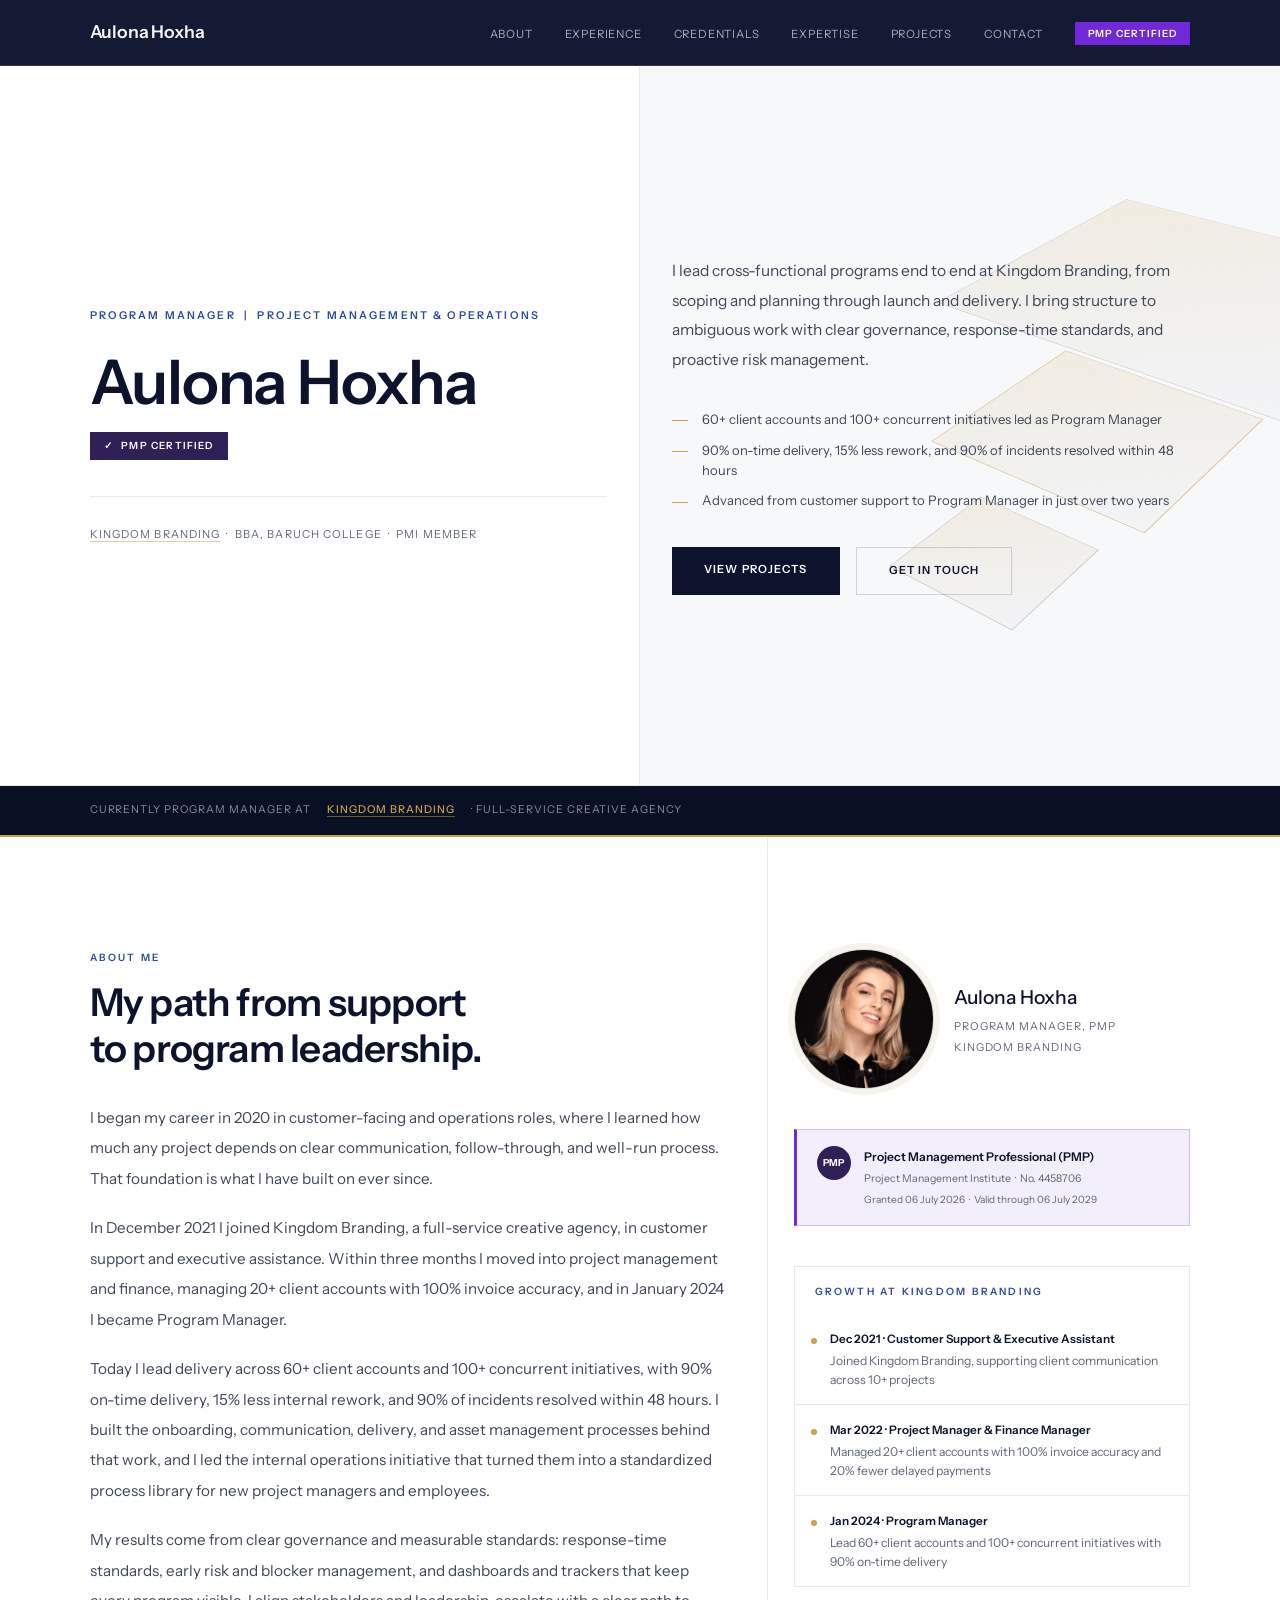
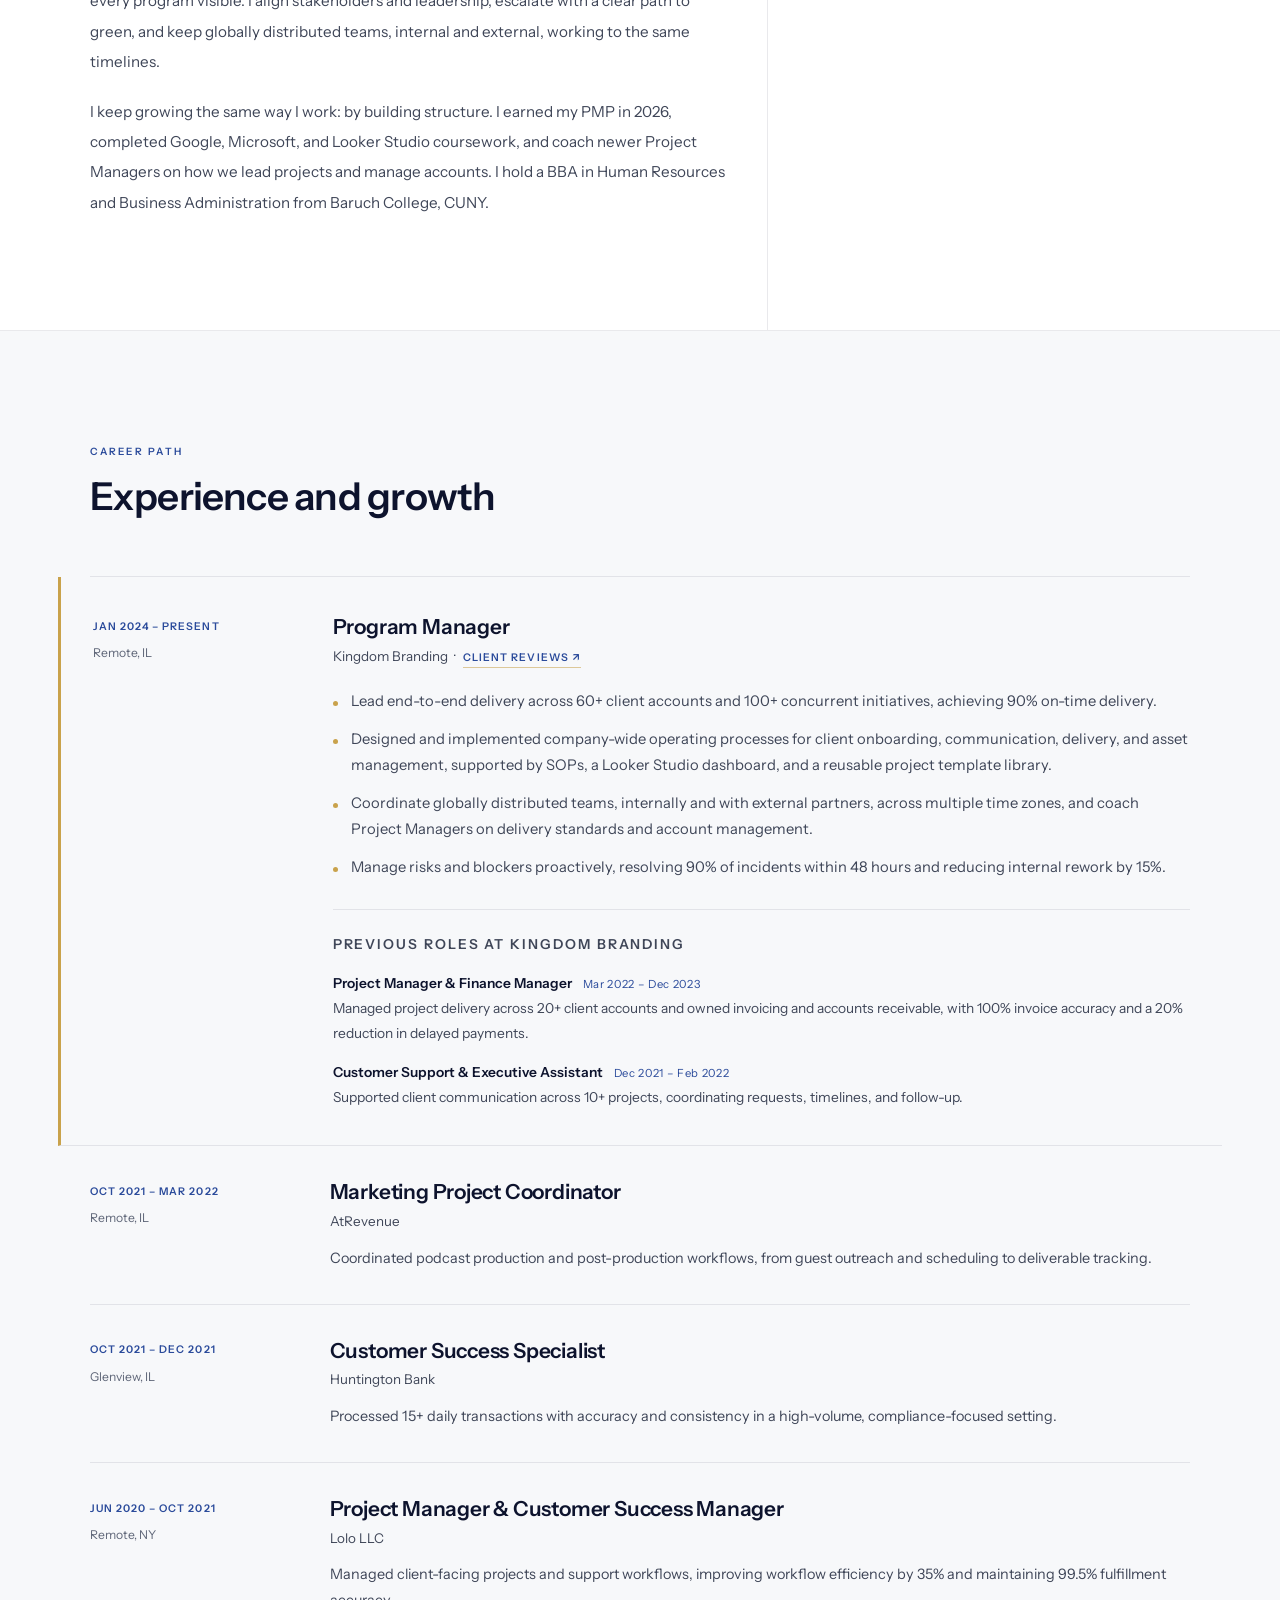
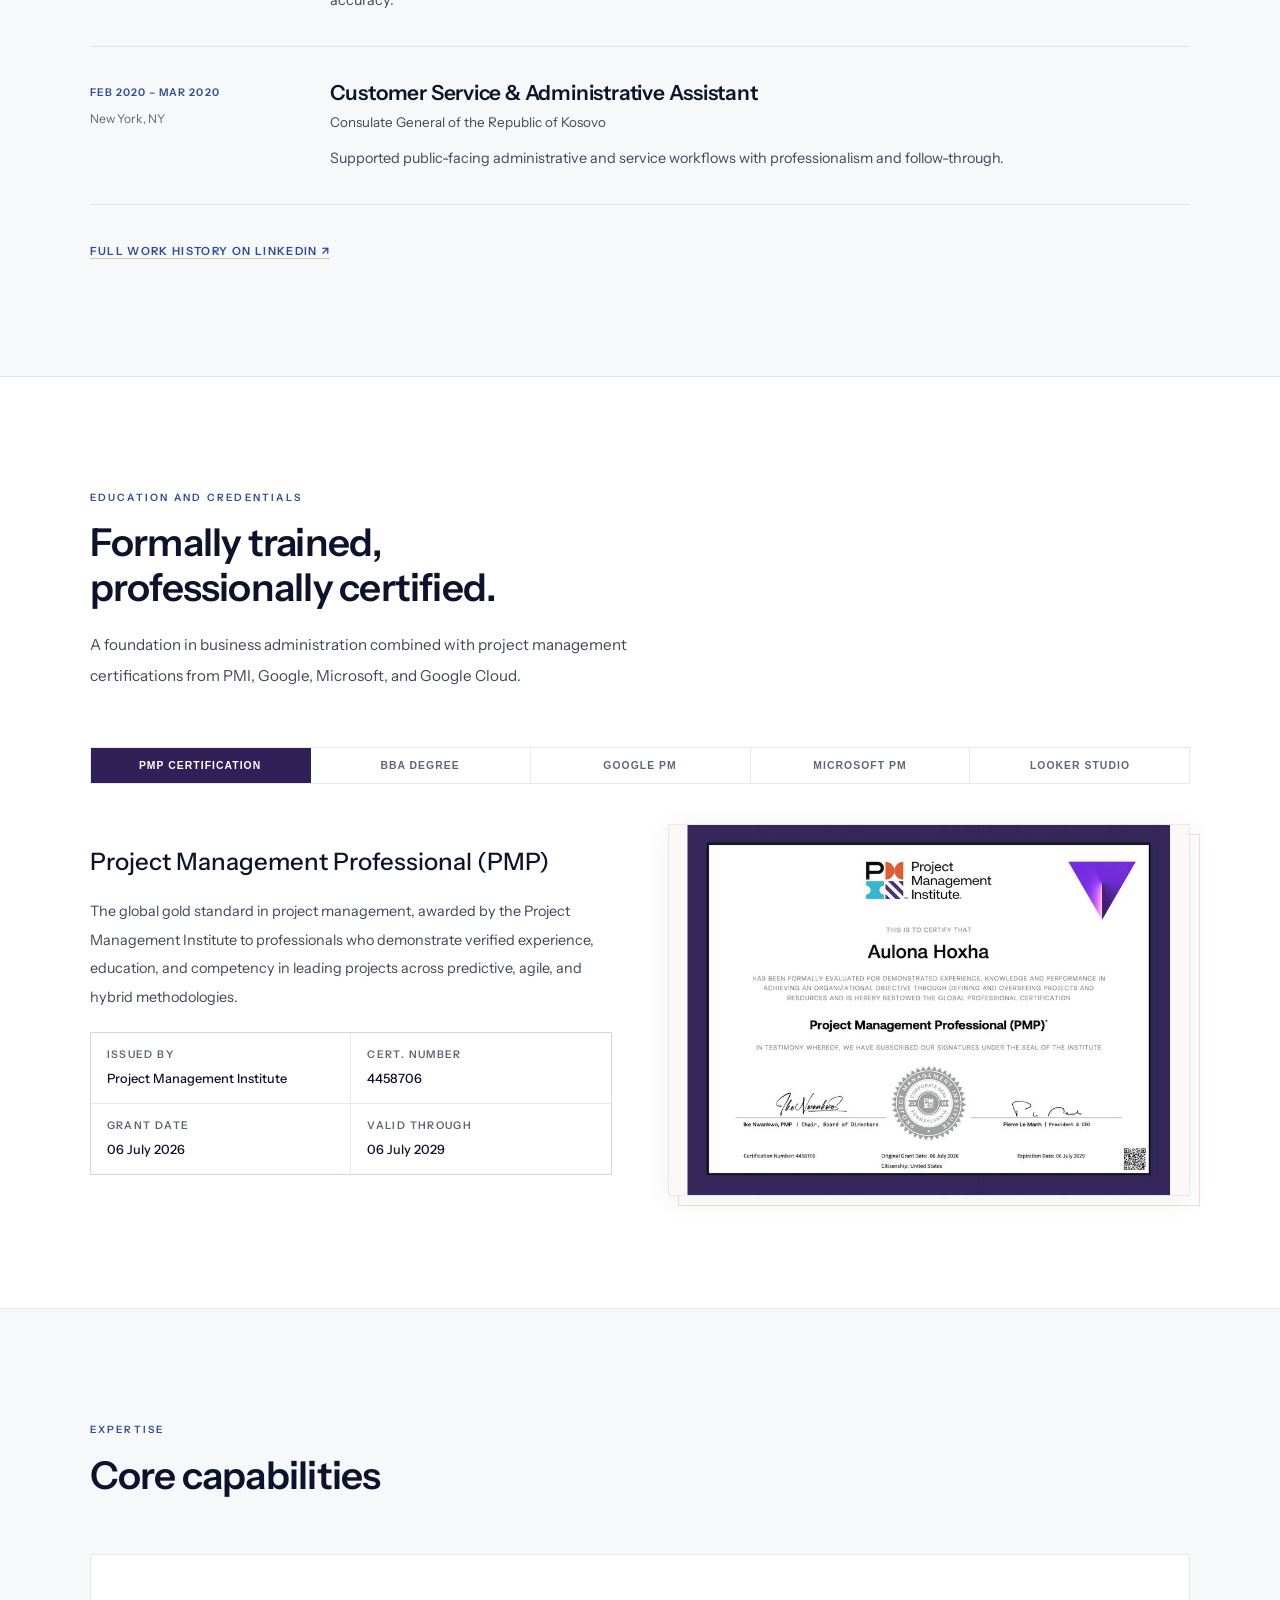
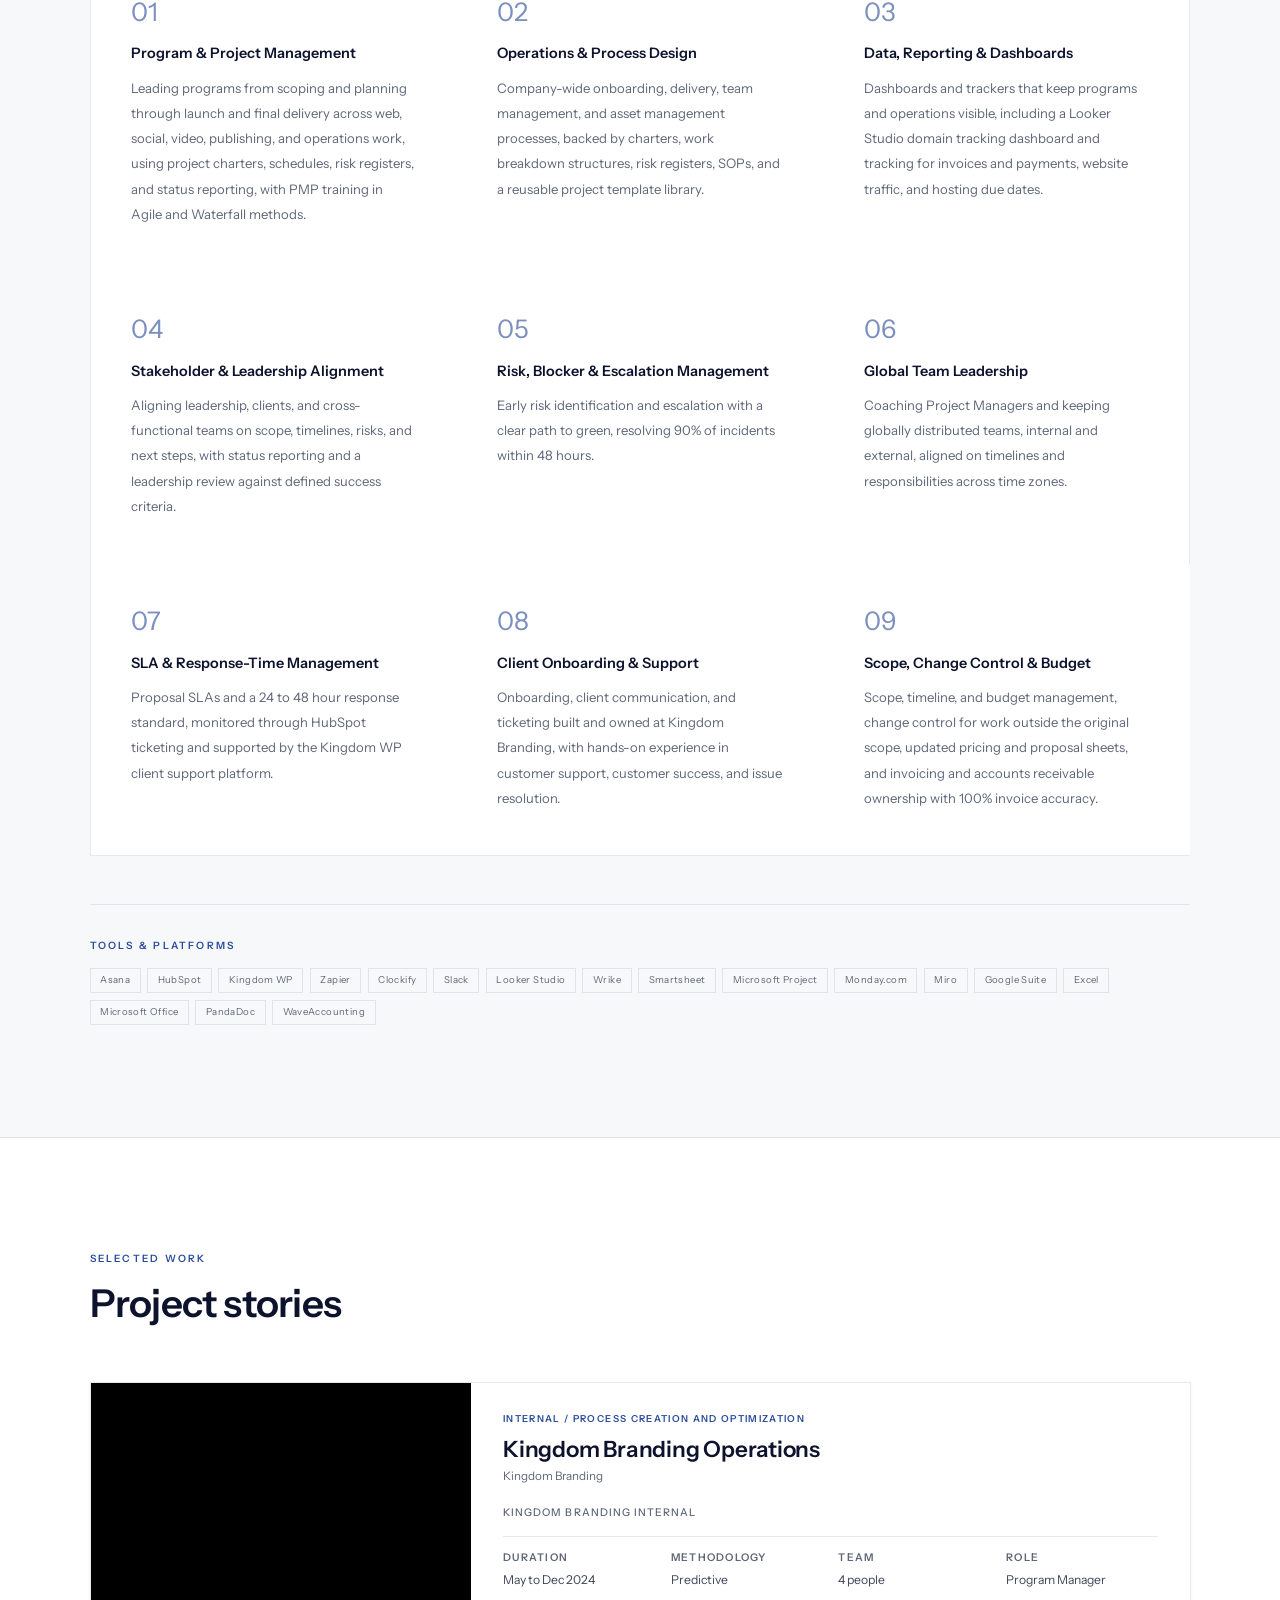
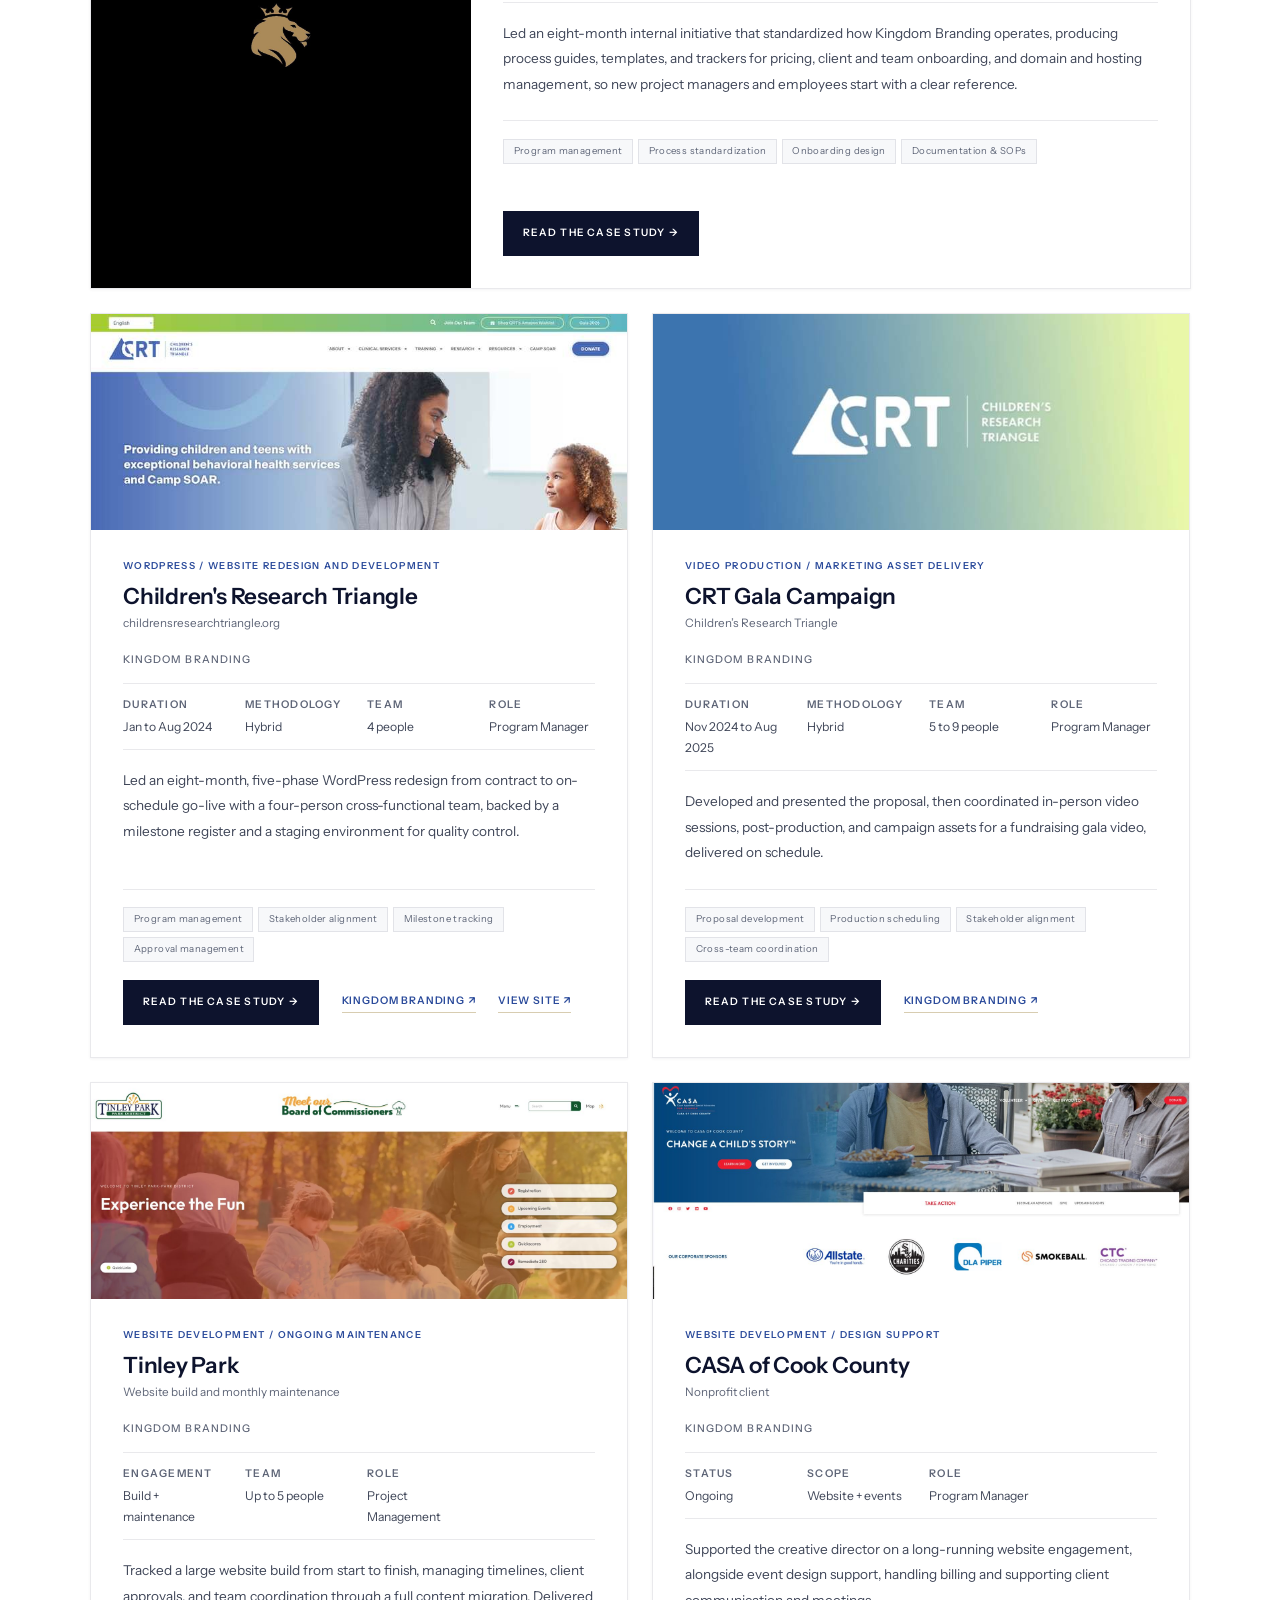
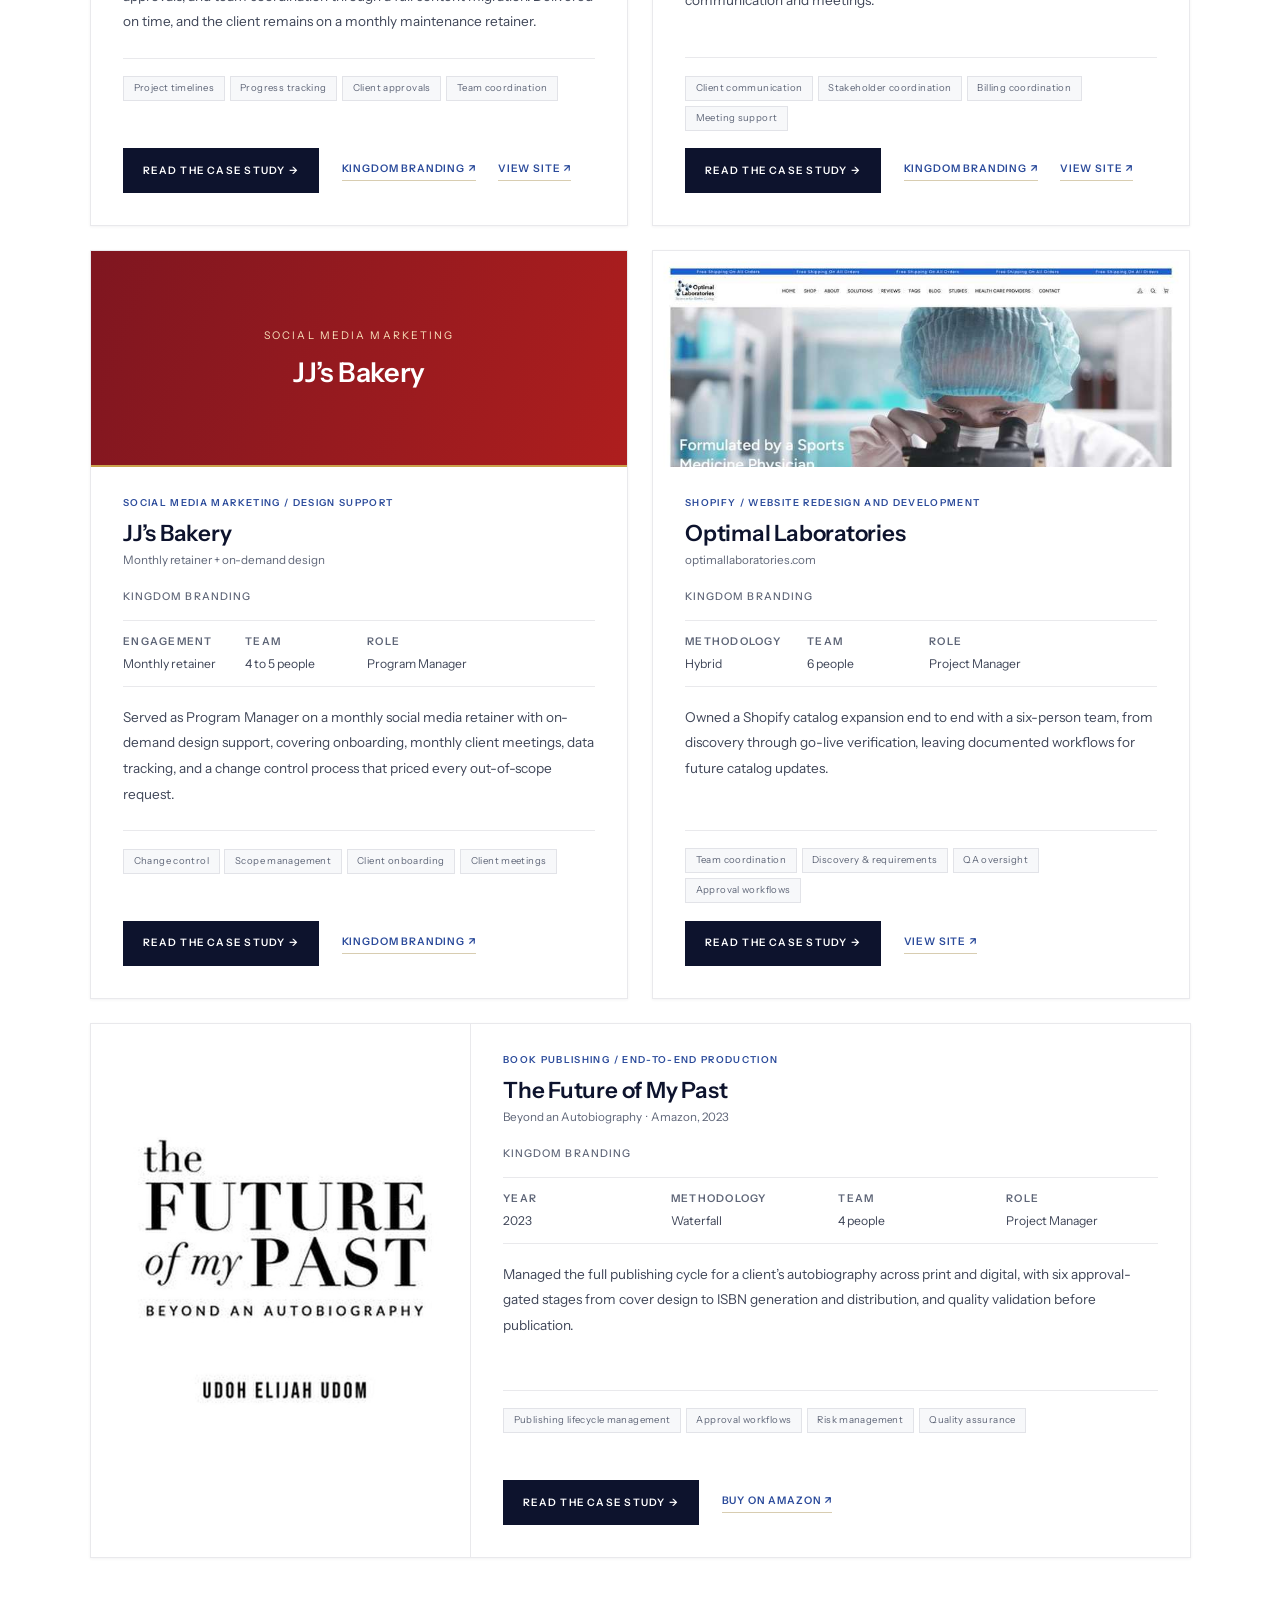
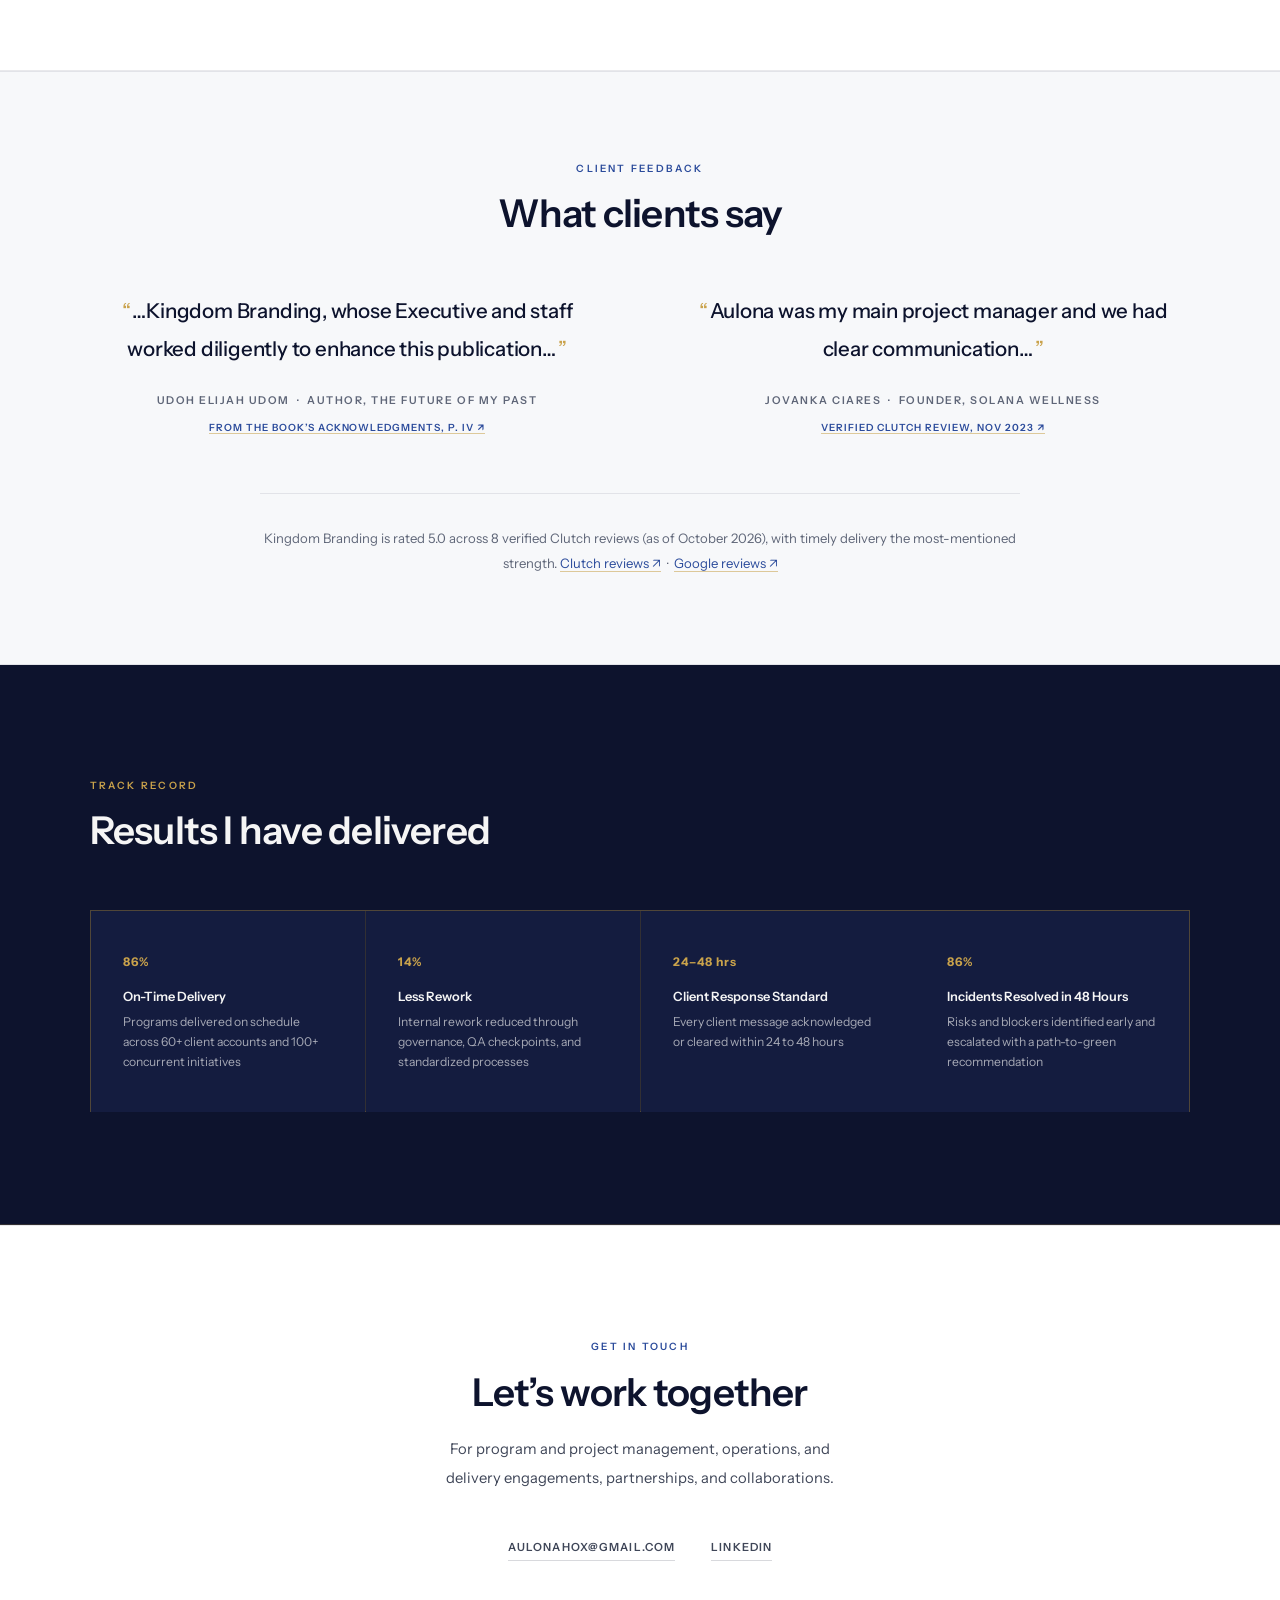
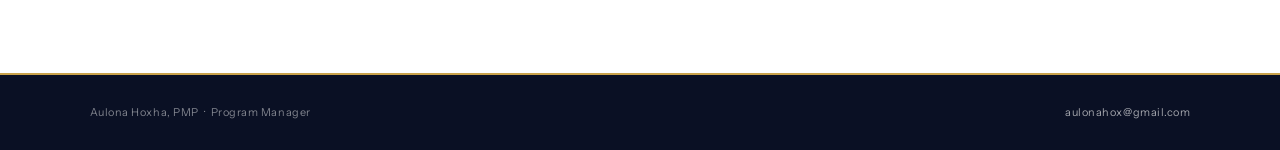
<file: index.html>
<!DOCTYPE html>
<html lang="en">
<head>
<meta charset="UTF-8">
<meta name="viewport" content="width=device-width, initial-scale=1.0">
<title>Aulona Hoxha, PMP | Program &amp; Project Manager</title>
<meta name="keywords" content="Program Manager, Project Manager, PMP, Operations, Delivery, Process Improvement, Data and Reporting, Dashboards, Client Onboarding, Community Support, Remote">
<meta name="description" content="Aulona Hoxha, PMP | Program and Project Manager in operations and delivery. 60+ client accounts and 100+ concurrent initiatives at Kingdom Branding with 90% on-time delivery.">
<link href="https://fonts.googleapis.com/css2?family=Instrument+Sans:ital,wght@0,400;0,500;0,600;0,700;1,400;1,500&display=swap" rel="stylesheet">
<link rel="icon" href="assets/favicon.svg" type="image/svg+xml">
<link rel="canonical" href="https://aulonahox14.github.io/portfolio/">
<meta property="og:type" content="website">
<meta property="og:site_name" content="Aulona Hoxha, PMP">
<meta property="og:title" content="Aulona Hoxha, PMP | Program &amp; Project Manager">
<meta property="og:description" content="Aulona Hoxha, PMP | Program and Project Manager in operations and delivery. 60+ client accounts and 100+ concurrent initiatives at Kingdom Branding with 90% on-time delivery.">
<meta property="og:url" content="https://aulonahox14.github.io/portfolio/">
<meta property="og:image" content="https://aulonahox14.github.io/portfolio/assets/og-image.jpg">
<meta name="twitter:card" content="summary_large_image">
<meta name="twitter:title" content="Aulona Hoxha, PMP | Program &amp; Project Manager">
<meta name="twitter:description" content="Aulona Hoxha, PMP | Program and Project Manager in operations and delivery. 60+ client accounts and 100+ concurrent initiatives at Kingdom Branding with 90% on-time delivery.">
<meta name="twitter:image" content="https://aulonahox14.github.io/portfolio/assets/og-image.jpg">
<link rel="stylesheet" href="assets/style.css">
</head>
<body>
<a class="skip" href="#main">Skip to main content</a>

<nav>
  <a href="#" class="nav-logo">Aulona Hoxha</a>
  <button class="nav-toggle" type="button" aria-expanded="false" aria-controls="nav-links" aria-label="Open menu"><span></span><span></span><span></span></button>
  <ul class="nav-links" id="nav-links">
    <li><a href="#about">About</a></li>
    <li><a href="#experience">Experience</a></li>
    <li><a href="#credentials">Credentials</a></li>
    <li><a href="#expertise">Expertise</a></li>
    <li><a href="#projects">Projects</a></li>
    <li><a href="#contact">Contact</a></li>
    <li><span class="nav-pmp">PMP Certified</span></li>
  </ul>
</nav>
<main id="main">

<!-- HERO -->
<section class="hero" id="home">
  <div class="hero-l">
    <p class="hero-eyebrow">Program Manager &nbsp;|&nbsp; Project Management &amp; Operations</p>
    <h1 class="hero-name">Aulona Hoxha</h1>
    <span class="hero-pmp">PMP Certified</span>
    <p class="hero-tagline"><a href="https://kingdombranding.com" target="_blank" rel="noopener">Kingdom Branding</a> &nbsp;&middot;&nbsp; BBA, Baruch College &nbsp;&middot;&nbsp; PMI Member</p>
  </div>
  <div class="hero-r">
    <p class="hero-body">I lead cross-functional programs end to end at Kingdom Branding, from scoping and planning through launch and delivery. I bring structure to ambiguous work with clear governance, response-time standards, and proactive risk management.</p>
    <div class="hero-creds">
      <div class="hero-cred">60+ client accounts and 100+ concurrent initiatives led as Program Manager</div>
      <div class="hero-cred">90% on-time delivery, 15% less rework, and 90% of incidents resolved within 48 hours</div>
      <div class="hero-cred">Advanced from customer support to Program Manager in just over two years</div>
    </div>
    <div class="hero-actions">
      <a href="#projects" class="btn btn-solid">View Projects</a>
      <a href="#contact" class="btn btn-ghost">Get in Touch</a>
    </div>
  </div>
</section>

<div class="strip reveal">
  <span>Currently Program Manager at</span>
  <strong>&nbsp;<a href="https://kingdombranding.com" target="_blank" rel="noopener">Kingdom Branding</a></strong>
  <span>&nbsp;&middot; Full-Service Creative Agency</span>
</div>

<!-- ABOUT -->
<section class="about" id="about">
  <div class="about-grid">
    <div class="about-l">
      <span class="s-label reveal">About Me</span>
      <h2 class="s-title reveal">My path from support<br>to program leadership.</h2>
      <div class="about-text reveal">
        <p>I began my career in 2020 in customer-facing and operations roles, where I learned how much any project depends on clear communication, follow-through, and well-run process. That foundation is what I have built on ever since.</p>
        <p>In December 2021 I joined Kingdom Branding, a full-service creative agency, in customer support and executive assistance. Within three months I moved into project management and finance, managing 20+ client accounts with 100% invoice accuracy, and in January 2024 I became Program Manager.</p>
        <p>Today I lead delivery across 60+ client accounts and 100+ concurrent initiatives, with 90% on-time delivery, 15% less internal rework, and 90% of incidents resolved within 48 hours. I built the onboarding, communication, delivery, and asset management processes behind that work, and I led the internal operations initiative that turned them into a standardized process library for new project managers and employees.</p>
        <p>My results come from clear governance and measurable standards: response-time standards, early risk and blocker management, and dashboards and trackers that keep every program visible. I align stakeholders and leadership, escalate with a clear path to green, and keep globally distributed teams, internal and external, working to the same timelines.</p>
        <p>I keep growing the same way I work: by building structure. I earned my PMP in 2026, completed Google, Microsoft, and Looker Studio coursework, and coach newer Project Managers on how we lead projects and manage accounts. I hold a BBA in Human Resources and Business Administration from Baruch College, CUNY.</p>
      </div>
    </div>
    <div class="about-r reveal">
      <div class="portrait-block">
        <div class="portrait"><img src="assets/img/aulona-hoxha-pmp.jpg" alt="Aulona Hoxha, PMP"></div>
        <div>
          <div class="portrait-name">Aulona Hoxha</div>
          <div class="portrait-role">Program Manager, PMP</div>
          <div class="portrait-role">Kingdom Branding</div>
        </div>
      </div>
      <div class="cred">
        <div class="cred-icon pmi">PMP</div>
        <div>
          <div class="cred-title">Project Management Professional (PMP)</div>
          <div class="cred-sub">Project Management Institute &nbsp;&middot;&nbsp; No. 4458706</div>
          <div class="cred-num">Granted 06 July 2026 &nbsp;&middot;&nbsp; Valid through 06 July 2029</div>
        </div>
      </div>
      <div class="pillars">
        <span class="s-label" style="display:block;padding:1rem 1.25rem 0">Growth at Kingdom Branding</span>
        <div class="pillar">
          <div class="pillar-dot"></div>
          <div><div class="pillar-label">Dec 2021 &middot; Customer Support &amp; Executive Assistant</div><div class="pillar-desc">Joined Kingdom Branding, supporting client communication across 10+ projects</div></div>
        </div>
        <div class="pillar">
          <div class="pillar-dot"></div>
          <div><div class="pillar-label">Mar 2022 &middot; Project Manager &amp; Finance Manager</div><div class="pillar-desc">Managed 20+ client accounts with 100% invoice accuracy and 20% fewer delayed payments</div></div>
        </div>
        <div class="pillar">
          <div class="pillar-dot"></div>
          <div><div class="pillar-label">Jan 2024 &middot; Program Manager</div><div class="pillar-desc">Lead 60+ client accounts and 100+ concurrent initiatives with 90% on-time delivery</div></div>
        </div>
      </div>
    </div>
  </div>
</section>

<!-- EXPERIENCE -->
<section class="experience" id="experience">
  <div class="wrap">
    <div style="margin-bottom:3.5rem">
      <span class="s-label reveal">Career Path</span>
      <h2 class="s-title reveal">Experience and growth</h2>
    </div>

    <div class="career-timeline reveal">

      <article class="ct-item ct-current">
        <div class="ct-meta"><span class="ct-date">Jan 2024 &ndash; Present</span><span class="ct-loc">Remote, IL</span></div>
        <div class="ct-body">
          <h3>Program Manager</h3>
          <p class="ct-org">Kingdom Branding &nbsp;&middot;&nbsp; <a class="xp-link" href="https://clutch.co/profile/kingdom-branding" target="_blank" rel="noopener">Client reviews &#8599;</a></p>
          <ul class="ct-points">
            <li>Lead end-to-end delivery across 60+ client accounts and 100+ concurrent initiatives, achieving 90% on-time delivery.</li>
            <li>Designed and implemented company-wide operating processes for client onboarding, communication, delivery, and asset management, supported by SOPs, a Looker Studio dashboard, and a reusable project template library.</li>
            <li>Coordinate globally distributed teams, internally and with external partners, across multiple time zones, and coach Project Managers on delivery standards and account management.</li>
            <li>Manage risks and blockers proactively, resolving 90% of incidents within 48 hours and reducing internal rework by 15%.</li>
          </ul>
          <div class="ct-prev">
            <p class="ct-prev-title">Previous roles at Kingdom Branding</p>
            <p><span>Project Manager &amp; Finance Manager</span> <em>Mar 2022 &ndash; Dec 2023</em><br>Managed project delivery across 20+ client accounts and owned invoicing and accounts receivable, with 100% invoice accuracy and a 20% reduction in delayed payments.</p>
            <p><span>Customer Support &amp; Executive Assistant</span> <em>Dec 2021 &ndash; Feb 2022</em><br>Supported client communication across 10+ projects, coordinating requests, timelines, and follow-up.</p>
          </div>
        </div>
      </article>

      <article class="ct-item">
        <div class="ct-meta"><span class="ct-date">Oct 2021 &ndash; Mar 2022</span><span class="ct-loc">Remote, IL</span></div>
        <div class="ct-body"><h3>Marketing Project Coordinator</h3><p class="ct-org">AtRevenue</p><p class="ct-desc">Coordinated podcast production and post-production workflows, from guest outreach and scheduling to deliverable tracking.</p></div>
      </article>

      <article class="ct-item">
        <div class="ct-meta"><span class="ct-date">Oct 2021 &ndash; Dec 2021</span><span class="ct-loc">Glenview, IL</span></div>
        <div class="ct-body"><h3>Customer Success Specialist</h3><p class="ct-org">Huntington Bank</p><p class="ct-desc">Processed 15+ daily transactions with accuracy and consistency in a high-volume, compliance-focused setting.</p></div>
      </article>

      <article class="ct-item">
        <div class="ct-meta"><span class="ct-date">Jun 2020 &ndash; Oct 2021</span><span class="ct-loc">Remote, NY</span></div>
        <div class="ct-body"><h3>Project Manager &amp; Customer Success Manager</h3><p class="ct-org">Lolo LLC</p><p class="ct-desc">Managed client-facing projects and support workflows, improving workflow efficiency by 35% and maintaining 99.5% fulfillment accuracy.</p></div>
      </article>

      <article class="ct-item">
        <div class="ct-meta"><span class="ct-date">Feb 2020 &ndash; Mar 2020</span><span class="ct-loc">New York, NY</span></div>
        <div class="ct-body"><h3>Customer Service &amp; Administrative Assistant</h3><p class="ct-org">Consulate General of the Republic of Kosovo</p><p class="ct-desc">Supported public-facing administrative and service workflows with professionalism and follow-through.</p></div>
      </article>

    </div>
    <p class="career-more reveal"><a href="https://www.linkedin.com/in/aulona-hoxha-441048205/" target="_blank" rel="noopener">Full work history on LinkedIn &#8599;</a></p>
  </div>
</section>

<!-- CREDENTIALS -->
<section class="credentials" id="credentials">
  <div class="wrap">
    <div class="creds-intro">
      <span class="s-label reveal">Education and Credentials</span>
      <h2 class="s-title reveal">Formally trained,<br>professionally certified.</h2>
      <p class="reveal">A foundation in business administration combined with project management certifications from PMI, Google, Microsoft, and Google Cloud.</p>
    </div>

    <div class="cred-tabs reveal">
      <button class="cred-tab pmi-tab active" onclick="showTab('pmp')">PMP Certification</button>
      <button class="cred-tab" onclick="showTab('degree')">BBA Degree</button>
      <button class="cred-tab" onclick="showTab('google')">Google PM</button>
      <button class="cred-tab" onclick="showTab('msft')">Microsoft PM</button>
      <button class="cred-tab" onclick="showTab('looker')">Looker Studio</button>
    </div>

    <!-- PMP -->
    <div class="cred-panel active" id="tab-pmp">
      <div class="cred-panel-text">
        <h3>Project Management Professional (PMP)</h3>
        <p>The global gold standard in project management, awarded by the Project Management Institute to professionals who demonstrate verified experience, education, and competency in leading projects across predictive, agile, and hybrid methodologies.</p>
        <div class="cred-meta">
          <div class="cm-field"><div class="cm-key">Issued By</div><div class="cm-val">Project Management Institute</div></div>
          <div class="cm-field"><div class="cm-key">Cert. Number</div><div class="cm-val">4458706</div></div>
          <div class="cm-field"><div class="cm-key">Grant Date</div><div class="cm-val">06 July 2026</div></div>
          <div class="cm-field"><div class="cm-key">Valid Through</div><div class="cm-val">06 July 2029</div></div>
        </div>
      </div>
      <div class="cred-img-wrap">
        <img class="cred-img" src="assets/img/pmp-certificate.jpg" alt="PMP Certificate">
      </div>
    </div>

    <!-- DEGREE -->
    <div class="cred-panel" id="tab-degree">
      <div class="cred-panel-text">
        <h3>Bachelor of Business Administration</h3>
        <p>Awarded by The Bernard M. Baruch College, The City University of New York. A rigorous business education covering organizational management, operations, strategy, and communication, and the foundation for structured, analytical project leadership.</p>
        <div class="cred-meta">
          <div class="cm-field"><div class="cm-key">Institution</div><div class="cm-val">Baruch College, CUNY</div></div>
          <div class="cm-field"><div class="cm-key">Degree</div><div class="cm-val">BBA, Human Resources &amp; Business Administration</div></div>
          <div class="cm-field"><div class="cm-key">Conferred</div><div class="cm-val">January 2021</div></div>
          <div class="cm-field"><div class="cm-key">Location</div><div class="cm-val">New York, NY</div></div>
        </div>
      </div>
      <div class="cred-img-wrap">
        <img class="cred-img" src="assets/img/baruch-college-degree.jpg" alt="Baruch College Degree">
      </div>
    </div>

    <!-- GOOGLE PM -->
    <div class="cred-panel" id="tab-google">
      <div class="cred-panel-text">
        <h3>Foundations of Project Management</h3>
        <p>Completed an online course authorized by Google and offered through Coursera, covering the foundations of project management including project life cycles, methodologies, stakeholder management, and organizational structure.</p>
        <div class="cred-meta">
          <div class="cm-field"><div class="cm-key">Issued By</div><div class="cm-val">Google via Coursera</div></div>
          <div class="cm-field"><div class="cm-key">Completed</div><div class="cm-val">January 4, 2025</div></div>
          <div class="cm-field"><div class="cm-key">Type</div><div class="cm-val">Course Certificate</div></div>
          <div class="cm-field"><div class="cm-key">Verify</div><div class="cm-val"><a href="https://coursera.org/verify/JI0PFYPTV749" target="_blank" rel="noopener" style="color:var(--accent);text-decoration:none;font-weight:500">coursera.org/verify/JI0PFYPTV749</a></div></div>
        </div>
      </div>
      <div class="cred-img-wrap">
        <img class="cred-img" src="assets/img/google-foundations-of-project-management-certificate.jpg" alt="Google Foundations of Project Management Certificate">
      </div>
    </div>

    <!-- MICROSOFT PM -->
    <div class="cred-panel" id="tab-msft">
      <div class="cred-panel-text">
        <h3>Project Management Fundamentals</h3>
        <p>Completed an online course authorized by Microsoft and offered through Coursera, covering core project management principles, planning frameworks, risk identification, and practical tools for managing projects effectively.</p>
        <div class="cred-meta">
          <div class="cm-field"><div class="cm-key">Issued By</div><div class="cm-val">Microsoft via Coursera</div></div>
          <div class="cm-field"><div class="cm-key">Completed</div><div class="cm-val">April 14, 2025</div></div>
          <div class="cm-field"><div class="cm-key">Type</div><div class="cm-val">Course Certificate</div></div>
          <div class="cm-field"><div class="cm-key">Verify</div><div class="cm-val"><a href="https://coursera.org/verify/LILDQP6CKMTN" target="_blank" rel="noopener" style="color:var(--accent);text-decoration:none;font-weight:500">coursera.org/verify/LILDQP6CKMTN</a></div></div>
        </div>
      </div>
      <div class="cred-img-wrap">
        <img class="cred-img" src="assets/img/microsoft-project-management-fundamentals-certificate.jpg" alt="Microsoft Project Management Fundamentals Certificate">
      </div>
    </div>

    <!-- LOOKER -->
    <div class="cred-panel" id="tab-looker">
      <div class="cred-panel-text">
        <h3>Looker Studio Essentials</h3>
        <p>Completed an online course authorized by Google Cloud and offered through Coursera, covering data visualization, dashboard creation, and reporting in Looker Studio, applied directly to building operational dashboards for Kingdom Branding.</p>
        <div class="cred-meta">
          <div class="cm-field"><div class="cm-key">Issued By</div><div class="cm-val">Google Cloud via Coursera</div></div>
          <div class="cm-field"><div class="cm-key">Completed</div><div class="cm-val">October 28, 2025</div></div>
          <div class="cm-field"><div class="cm-key">Type</div><div class="cm-val">Course Certificate</div></div>
          <div class="cm-field"><div class="cm-key">Verify</div><div class="cm-val"><a href="https://coursera.org/verify/P1POGIOB60OL" target="_blank" rel="noopener" style="color:var(--accent);text-decoration:none;font-weight:500">coursera.org/verify/P1POGIOB60OL</a></div></div>
        </div>
      </div>
      <div class="cred-img-wrap">
        <img class="cred-img" src="assets/img/looker-studio-essentials-certificate.jpg" alt="Looker Studio Essentials Certificate">
      </div>
    </div>

  </div>
</section>

<!-- EXPERTISE -->
<section class="expertise" id="expertise">
  <div class="wrap">
    <div style="margin-bottom:3.5rem">
      <span class="s-label reveal">Expertise</span>
      <h2 class="s-title reveal">Core capabilities</h2>
    </div>
    <div class="exp-grid reveal">
      <div class="exp-item"><div class="exp-num">01</div><div class="exp-title">Program &amp; Project Management</div><p class="exp-body">Leading programs from scoping and planning through launch and final delivery across web, social, video, publishing, and operations work, using project charters, schedules, risk registers, and status reporting, with PMP training in Agile and Waterfall methods.</p></div>
      <div class="exp-item"><div class="exp-num">02</div><div class="exp-title">Operations &amp; Process Design</div><p class="exp-body">Company-wide onboarding, delivery, team management, and asset management processes, backed by charters, work breakdown structures, risk registers, SOPs, and a reusable project template library.</p></div>
      <div class="exp-item"><div class="exp-num">03</div><div class="exp-title">Data, Reporting &amp; Dashboards</div><p class="exp-body">Dashboards and trackers that keep programs and operations visible, including a Looker Studio domain tracking dashboard and tracking for invoices and payments, website traffic, and hosting due dates.</p></div>
      <div class="exp-item"><div class="exp-num">04</div><div class="exp-title">Stakeholder &amp; Leadership Alignment</div><p class="exp-body">Aligning leadership, clients, and cross-functional teams on scope, timelines, risks, and next steps, with status reporting and a leadership review against defined success criteria.</p></div>
      <div class="exp-item"><div class="exp-num">05</div><div class="exp-title">Risk, Blocker &amp; Escalation Management</div><p class="exp-body">Early risk identification and escalation with a clear path to green, resolving 90% of incidents within 48 hours.</p></div>
      <div class="exp-item"><div class="exp-num">06</div><div class="exp-title">Global Team Leadership</div><p class="exp-body">Coaching Project Managers and keeping globally distributed teams, internal and external, aligned on timelines and responsibilities across time zones.</p></div>
      <div class="exp-item"><div class="exp-num">07</div><div class="exp-title">SLA &amp; Response-Time Management</div><p class="exp-body">Proposal SLAs and a 24 to 48 hour response standard, monitored through HubSpot ticketing and supported by the Kingdom WP client support platform.</p></div>
      <div class="exp-item"><div class="exp-num">08</div><div class="exp-title">Client Onboarding &amp; Support</div><p class="exp-body">Onboarding, client communication, and ticketing built and owned at Kingdom Branding, with hands-on experience in customer support, customer success, and issue resolution.</p></div>
      <div class="exp-item"><div class="exp-num">09</div><div class="exp-title">Scope, Change Control &amp; Budget</div><p class="exp-body">Scope, timeline, and budget management, change control for work outside the original scope, updated pricing and proposal sheets, and invoicing and accounts receivable ownership with 100% invoice accuracy.</p></div>
    </div>
    <div class="tools reveal"><span class="s-label">Tools &amp; Platforms</span><div class="proj-tags"><span class="tag">Asana</span><span class="tag">HubSpot</span><span class="tag">Kingdom WP</span><span class="tag">Zapier</span><span class="tag">Clockify</span><span class="tag">Slack</span><span class="tag">Looker Studio</span><span class="tag">Wrike</span><span class="tag">Smartsheet</span><span class="tag">Microsoft Project</span><span class="tag">Monday.com</span><span class="tag">Miro</span><span class="tag">Google Suite</span><span class="tag">Excel</span><span class="tag">Microsoft Office</span><span class="tag">PandaDoc</span><span class="tag">WaveAccounting</span></div></div>
  </div>
</section>

<!-- PROJECTS — KB Ops first -->
<section class="projects" id="projects">
  <div class="wrap">
    <div style="margin-bottom:3.5rem">
      <span class="s-label reveal">Selected Work</span>
      <h2 class="s-title reveal">Project stories</h2>
    </div>
    <div class="proj-grid reveal">

      <div class="proj-card wide">
        <div class="proj-thumb kb-logo"><a href="projects/kingdom-branding-operations.html" tabindex="-1" aria-hidden="true"><img src="assets/img/kingdom-branding.jpg" alt="Kingdom Branding"></a></div>
        <div class="proj-body">
          <p class="proj-type">Internal / Process Creation and Optimization</p>
          <h3 class="proj-name"><a class="proj-open" href="projects/kingdom-branding-operations.html">Kingdom Branding Operations</a></h3>
          <p class="proj-client">Kingdom Branding</p>
          <span class="proj-kb">Kingdom Branding Internal</span>
          <div class="pmp-strip"><div class="pi"><span class="pk">Duration</span><span class="pv">May to Dec 2024</span></div><div class="pi"><span class="pk">Methodology</span><span class="pv">Predictive</span></div><div class="pi"><span class="pk">Team</span><span class="pv">4 people</span></div><div class="pi"><span class="pk">Role</span><span class="pv">Program Manager</span></div></div>
          <p class="proj-summary">Led an eight-month internal initiative that standardized how Kingdom Branding operates, producing process guides, templates, and trackers for pricing, client and team onboarding, and domain and hosting management, so new project managers and employees start with a clear reference.</p>
          <div class="proj-footer">
            <div class="proj-tags"><span class="tag">Program management</span><span class="tag">Process standardization</span><span class="tag">Onboarding design</span><span class="tag">Documentation &amp; SOPs</span></div>
            <div class="proj-actions"><a class="proj-btn" href="projects/kingdom-branding-operations.html">Read the case study &rarr;</a></div>
          </div>
        </div>
      </div>
      <div class="proj-card">
        <div class="proj-thumb"><a href="projects/childrens-research-triangle.html" tabindex="-1" aria-hidden="true"><img src="assets/img/children-s-research-triangle-website.jpg" alt="Children&#x27;s Research Triangle website"></a></div>
        <div class="proj-body">
          <p class="proj-type">WordPress / Website Redesign and Development</p>
          <h3 class="proj-name"><a class="proj-open" href="projects/childrens-research-triangle.html">Children&#x27;s Research Triangle</a></h3>
          <p class="proj-client">childrensresearchtriangle.org</p>
          <span class="proj-kb">Kingdom Branding</span>
          <div class="pmp-strip"><div class="pi"><span class="pk">Duration</span><span class="pv">Jan to Aug 2024</span></div><div class="pi"><span class="pk">Methodology</span><span class="pv">Hybrid</span></div><div class="pi"><span class="pk">Team</span><span class="pv">4 people</span></div><div class="pi"><span class="pk">Role</span><span class="pv">Program Manager</span></div></div>
          <p class="proj-summary">Led an eight-month, five-phase WordPress redesign from contract to on-schedule go-live with a four-person cross-functional team, backed by a milestone register and a staging environment for quality control.</p>
          <div class="proj-footer">
            <div class="proj-tags"><span class="tag">Program management</span><span class="tag">Stakeholder alignment</span><span class="tag">Milestone tracking</span><span class="tag">Approval management</span></div>
            <div class="proj-actions"><a class="proj-btn" href="projects/childrens-research-triangle.html">Read the case study &rarr;</a><a class="proj-link" href="https://kingdombranding.com/nonprofits/childrens-research-triangle/" target="_blank" rel="noopener">Kingdom Branding &#8599;</a><a class="proj-link" href="https://childrensresearchtriangle.org/" target="_blank" rel="noopener">View Site &#8599;</a></div>
          </div>
        </div>
      </div>
      <div class="proj-card">
        <div class="proj-thumb center"><a href="projects/crt-gala-campaign.html" tabindex="-1" aria-hidden="true"><img src="assets/img/crt-gala-campaign.jpg" alt="CRT Gala Campaign"></a></div>
        <div class="proj-body">
          <p class="proj-type">Video Production / Marketing Asset Delivery</p>
          <h3 class="proj-name"><a class="proj-open" href="projects/crt-gala-campaign.html">CRT Gala Campaign</a></h3>
          <p class="proj-client">Children’s Research Triangle</p>
          <span class="proj-kb">Kingdom Branding</span>
          <div class="pmp-strip"><div class="pi"><span class="pk">Duration</span><span class="pv">Nov 2024 to Aug 2025</span></div><div class="pi"><span class="pk">Methodology</span><span class="pv">Hybrid</span></div><div class="pi"><span class="pk">Team</span><span class="pv">5 to 9 people</span></div><div class="pi"><span class="pk">Role</span><span class="pv">Program Manager</span></div></div>
          <p class="proj-summary">Developed and presented the proposal, then coordinated in-person video sessions, post-production, and campaign assets for a fundraising gala video, delivered on schedule.</p>
          <div class="proj-footer">
            <div class="proj-tags"><span class="tag">Proposal development</span><span class="tag">Production scheduling</span><span class="tag">Stakeholder alignment</span><span class="tag">Cross-team coordination</span></div>
            <div class="proj-actions"><a class="proj-btn" href="projects/crt-gala-campaign.html">Read the case study &rarr;</a><a class="proj-link" href="https://kingdombranding.com/nonprofits/childrens-research-triangle/" target="_blank" rel="noopener">Kingdom Branding &#8599;</a></div>
          </div>
        </div>
      </div>
      <div class="proj-card">
        <div class="proj-thumb"><a href="projects/tinley-park.html" tabindex="-1" aria-hidden="true"><img src="assets/img/tinley-park-website.jpg" alt="Tinley Park website"></a></div>
        <div class="proj-body">
          <p class="proj-type">Website Development / Ongoing Maintenance</p>
          <h3 class="proj-name"><a class="proj-open" href="projects/tinley-park.html">Tinley Park</a></h3>
          <p class="proj-client">Website build and monthly maintenance</p>
          <span class="proj-kb">Kingdom Branding</span>
          <div class="pmp-strip"><div class="pi"><span class="pk">Engagement</span><span class="pv">Build + maintenance</span></div><div class="pi"><span class="pk">Team</span><span class="pv">Up to 5 people</span></div><div class="pi"><span class="pk">Role</span><span class="pv">Project Management</span></div></div>
          <p class="proj-summary">Tracked a large website build from start to finish, managing timelines, client approvals, and team coordination through a full content migration. Delivered on time, and the client remains on a monthly maintenance retainer.</p>
          <div class="proj-footer">
            <div class="proj-tags"><span class="tag">Project timelines</span><span class="tag">Progress tracking</span><span class="tag">Client approvals</span><span class="tag">Team coordination</span></div>
            <div class="proj-actions"><a class="proj-btn" href="projects/tinley-park.html">Read the case study &rarr;</a><a class="proj-link" href="https://kingdombranding.com/recreation-lifestyle/tinley-park-district/" target="_blank" rel="noopener">Kingdom Branding &#8599;</a><a class="proj-link" href="https://tinleyparkdistrict.org/" target="_blank" rel="noopener">View Site &#8599;</a></div>
          </div>
        </div>
      </div>
      <div class="proj-card">
        <div class="proj-thumb"><a href="projects/casa-of-cook-county.html" tabindex="-1" aria-hidden="true"><img src="assets/img/casa-of-cook-county-website.jpg" alt="CASA of Cook County website"></a></div>
        <div class="proj-body">
          <p class="proj-type">Website Development / Design Support</p>
          <h3 class="proj-name"><a class="proj-open" href="projects/casa-of-cook-county.html">CASA of Cook County</a></h3>
          <p class="proj-client">Nonprofit client</p>
          <span class="proj-kb">Kingdom Branding</span>
          <div class="pmp-strip"><div class="pi"><span class="pk">Status</span><span class="pv">Ongoing</span></div><div class="pi"><span class="pk">Scope</span><span class="pv">Website + events</span></div><div class="pi"><span class="pk">Role</span><span class="pv">Program Manager</span></div></div>
          <p class="proj-summary">Supported the creative director on a long-running website engagement, alongside event design support, handling billing and supporting client communication and meetings.</p>
          <div class="proj-footer">
            <div class="proj-tags"><span class="tag">Client communication</span><span class="tag">Stakeholder coordination</span><span class="tag">Billing coordination</span><span class="tag">Meeting support</span></div>
            <div class="proj-actions"><a class="proj-btn" href="projects/casa-of-cook-county.html">Read the case study &rarr;</a><a class="proj-link" href="https://kingdombranding.com/nonprofits/casa-of-cook-county/" target="_blank" rel="noopener">Kingdom Branding &#8599;</a><a class="proj-link" href="https://casacookcounty.org/" target="_blank" rel="noopener">View Site &#8599;</a></div>
          </div>
        </div>
      </div>
      <div class="proj-card">
        <div class="proj-thumb plate" style="background:linear-gradient(110deg,#7F1620 0%,#AE1E1E 100%)"><span class="plate-type" style="color:#FBE6BF">Social Media Marketing</span><span class="plate-name" style="color:#FFFFFF">JJ’s Bakery</span></div>
        <div class="proj-body">
          <p class="proj-type">Social Media Marketing / Design Support</p>
          <h3 class="proj-name"><a class="proj-open" href="projects/jjs-bakery.html">JJ’s Bakery</a></h3>
          <p class="proj-client">Monthly retainer + on-demand design</p>
          <span class="proj-kb">Kingdom Branding</span>
          <div class="pmp-strip"><div class="pi"><span class="pk">Engagement</span><span class="pv">Monthly retainer</span></div><div class="pi"><span class="pk">Team</span><span class="pv">4 to 5 people</span></div><div class="pi"><span class="pk">Role</span><span class="pv">Program Manager</span></div></div>
          <p class="proj-summary">Served as Program Manager on a monthly social media retainer with on-demand design support, covering onboarding, monthly client meetings, data tracking, and a change control process that priced every out-of-scope request.</p>
          <div class="proj-footer">
            <div class="proj-tags"><span class="tag">Change control</span><span class="tag">Scope management</span><span class="tag">Client onboarding</span><span class="tag">Client meetings</span></div>
            <div class="proj-actions"><a class="proj-btn" href="projects/jjs-bakery.html">Read the case study &rarr;</a><a class="proj-link" href="https://kingdombranding.com/food-beverage/jjs-bakery/" target="_blank" rel="noopener">Kingdom Branding &#8599;</a></div>
          </div>
        </div>
      </div>
      <div class="proj-card">
        <div class="proj-thumb"><a href="projects/optimal-laboratories.html" tabindex="-1" aria-hidden="true"><img src="assets/img/optimal-laboratories-website.jpg" alt="Optimal Laboratories website"></a></div>
        <div class="proj-body">
          <p class="proj-type">Shopify / Website Redesign and Development</p>
          <h3 class="proj-name"><a class="proj-open" href="projects/optimal-laboratories.html">Optimal Laboratories</a></h3>
          <p class="proj-client">optimallaboratories.com</p>
          <span class="proj-kb">Kingdom Branding</span>
          <div class="pmp-strip"><div class="pi"><span class="pk">Methodology</span><span class="pv">Hybrid</span></div><div class="pi"><span class="pk">Team</span><span class="pv">6 people</span></div><div class="pi"><span class="pk">Role</span><span class="pv">Project Manager</span></div></div>
          <p class="proj-summary">Owned a Shopify catalog expansion end to end with a six-person team, from discovery through go-live verification, leaving documented workflows for future catalog updates.</p>
          <div class="proj-footer">
            <div class="proj-tags"><span class="tag">Team coordination</span><span class="tag">Discovery &amp; requirements</span><span class="tag">QA oversight</span><span class="tag">Approval workflows</span></div>
            <div class="proj-actions"><a class="proj-btn" href="projects/optimal-laboratories.html">Read the case study &rarr;</a><a class="proj-link" href="https://optimallaboratories.com/" target="_blank" rel="noopener">View Site &#8599;</a></div>
          </div>
        </div>
      </div>
      <div class="proj-card wide">
        <div class="proj-thumb book"><a href="projects/the-future-of-my-past.html" tabindex="-1" aria-hidden="true"><img src="assets/img/the-future-of-my-past-cover.jpg" alt="The Future of My Past book cover"></a></div>
        <div class="proj-body">
          <p class="proj-type">Book Publishing / End-to-End Production</p>
          <h3 class="proj-name"><a class="proj-open" href="projects/the-future-of-my-past.html">The Future of My Past</a></h3>
          <p class="proj-client">Beyond an Autobiography &nbsp;&middot;&nbsp; Amazon, 2023</p>
          <span class="proj-kb">Kingdom Branding</span>
          <div class="pmp-strip"><div class="pi"><span class="pk">Year</span><span class="pv">2023</span></div><div class="pi"><span class="pk">Methodology</span><span class="pv">Waterfall</span></div><div class="pi"><span class="pk">Team</span><span class="pv">4 people</span></div><div class="pi"><span class="pk">Role</span><span class="pv">Project Manager</span></div></div>
          <p class="proj-summary">Managed the full publishing cycle for a client’s autobiography across print and digital, with six approval-gated stages from cover design to ISBN generation and distribution, and quality validation before publication.</p>
          <div class="proj-footer">
            <div class="proj-tags"><span class="tag">Publishing lifecycle management</span><span class="tag">Approval workflows</span><span class="tag">Risk management</span><span class="tag">Quality assurance</span></div>
            <div class="proj-actions"><a class="proj-btn" href="projects/the-future-of-my-past.html">Read the case study &rarr;</a><a class="proj-link" href="https://www.amazon.com/dp/B08Y4FJ7NQ" target="_blank" rel="noopener">Buy on Amazon &#8599;</a></div>
          </div>
        </div>
      </div>

    </div>
  </div>
</section>

<!-- QUOTE -->
<section class="quote-section reveal" id="reviews">
  <div class="quote-head"><span class="s-label">Client Feedback</span><h2 class="s-title">What clients say</h2></div>
  <div class="quote-grid">
    <figure class="quote">
      <p class="quote-text">&hellip;Kingdom Branding, whose Executive and staff worked diligently to enhance this publication&hellip;</p>
      <figcaption class="quote-attr">Udoh Elijah Udom &nbsp;&middot;&nbsp; Author, The Future of My Past<span class="quote-src"><a href="https://www.amazon.com/dp/B08Y4FJ7NQ" target="_blank" rel="noopener">From the book&rsquo;s Acknowledgments, p. iv &#8599;</a></span></figcaption>
    </figure>
    <figure class="quote">
      <p class="quote-text">Aulona was my main project manager and we had clear communication&hellip;</p>
      <figcaption class="quote-attr">Jovanka Ciares &nbsp;&middot;&nbsp; Founder, Solana Wellness<span class="quote-src"><a href="https://clutch.co/profile/kingdom-branding" target="_blank" rel="noopener">Verified Clutch review, Nov 2023 &#8599;</a></span></figcaption>
    </figure>
  </div>
  <p class="quote-proof">Kingdom Branding is rated 5.0 across 8 verified Clutch reviews (as of October 2026), with timely delivery the most-mentioned strength. <a href="https://clutch.co/profile/kingdom-branding" target="_blank" rel="noopener">Clutch reviews &#8599;</a> &nbsp;&middot;&nbsp; <a href="https://www.google.com/search?q=kingdom+branding#lrd=0x880fd23f61903269:0x21e2b609cd7ebf13,1,,,," target="_blank" rel="noopener">Google reviews &#8599;</a></p>
</section>

<!-- RESULTS -->
<section class="results">
  <div class="wrap">
    <div><span class="s-label reveal">Track Record</span><h2 class="s-title reveal">Results I have delivered</h2></div>
    <div class="results-grid reveal">
      <div class="result-item"><div class="result-icon">90%</div><div class="result-label">On-Time Delivery</div><div class="result-desc">Programs delivered on schedule across 60+ client accounts and 100+ concurrent initiatives</div></div>
      <div class="result-item"><div class="result-icon">15%</div><div class="result-label">Less Rework</div><div class="result-desc">Internal rework reduced through governance, QA checkpoints, and standardized processes</div></div>
      <div class="result-item"><div class="result-icon">24&ndash;48 hrs</div><div class="result-label">Client Response Standard</div><div class="result-desc">Every client message acknowledged or cleared within 24 to 48 hours</div></div>
      <div class="result-item"><div class="result-icon">90%</div><div class="result-label">Incidents Resolved in 48 Hours</div><div class="result-desc">Risks and blockers identified early and escalated with a path-to-green recommendation</div></div>
    </div>
  </div>
</section>

<!-- CONTACT -->
<section class="contact" id="contact">
  <div class="wrap">
    <span class="s-label reveal">Get in Touch</span>
    <h2 class="s-title reveal">Let’s work together</h2>
    <p class="contact-sub reveal">For program and project management, operations, and delivery engagements, partnerships, and collaborations.</p>
    <div class="contact-row reveal">
      <a href="mailto:aulonahox@gmail.com" class="contact-link">aulonahox@gmail.com</a>
      <a href="https://www.linkedin.com/in/aulona-hoxha-441048205/" target="_blank" rel="noopener" class="contact-link">LinkedIn</a>
    </div>
  </div>
</section>

</main>
<footer>
  <span>Aulona Hoxha, PMP &nbsp;&middot;&nbsp; Program Manager</span>
  <a href="mailto:aulonahox@gmail.com">aulonahox@gmail.com</a>
</footer>

<script>
function showTab(id) {
  document.querySelectorAll('.cred-panel').forEach(p => p.classList.remove('active'));
  document.querySelectorAll('.cred-tab').forEach(t => t.classList.remove('active'));
  document.getElementById('tab-' + id).classList.add('active');
  event.target.classList.add('active');
}
const obs = new IntersectionObserver((entries) => {
  entries.forEach((e,i) => {
    if(e.isIntersecting) { setTimeout(() => e.target.classList.add('visible'), i*55); obs.unobserve(e.target); }
  });
}, {threshold:.06});
document.querySelectorAll('.reveal').forEach(el => obs.observe(el));
</script>
<script src="assets/site.js" defer></script>
<script src="assets/story.js" defer></script>
</body>
</html>
</file>
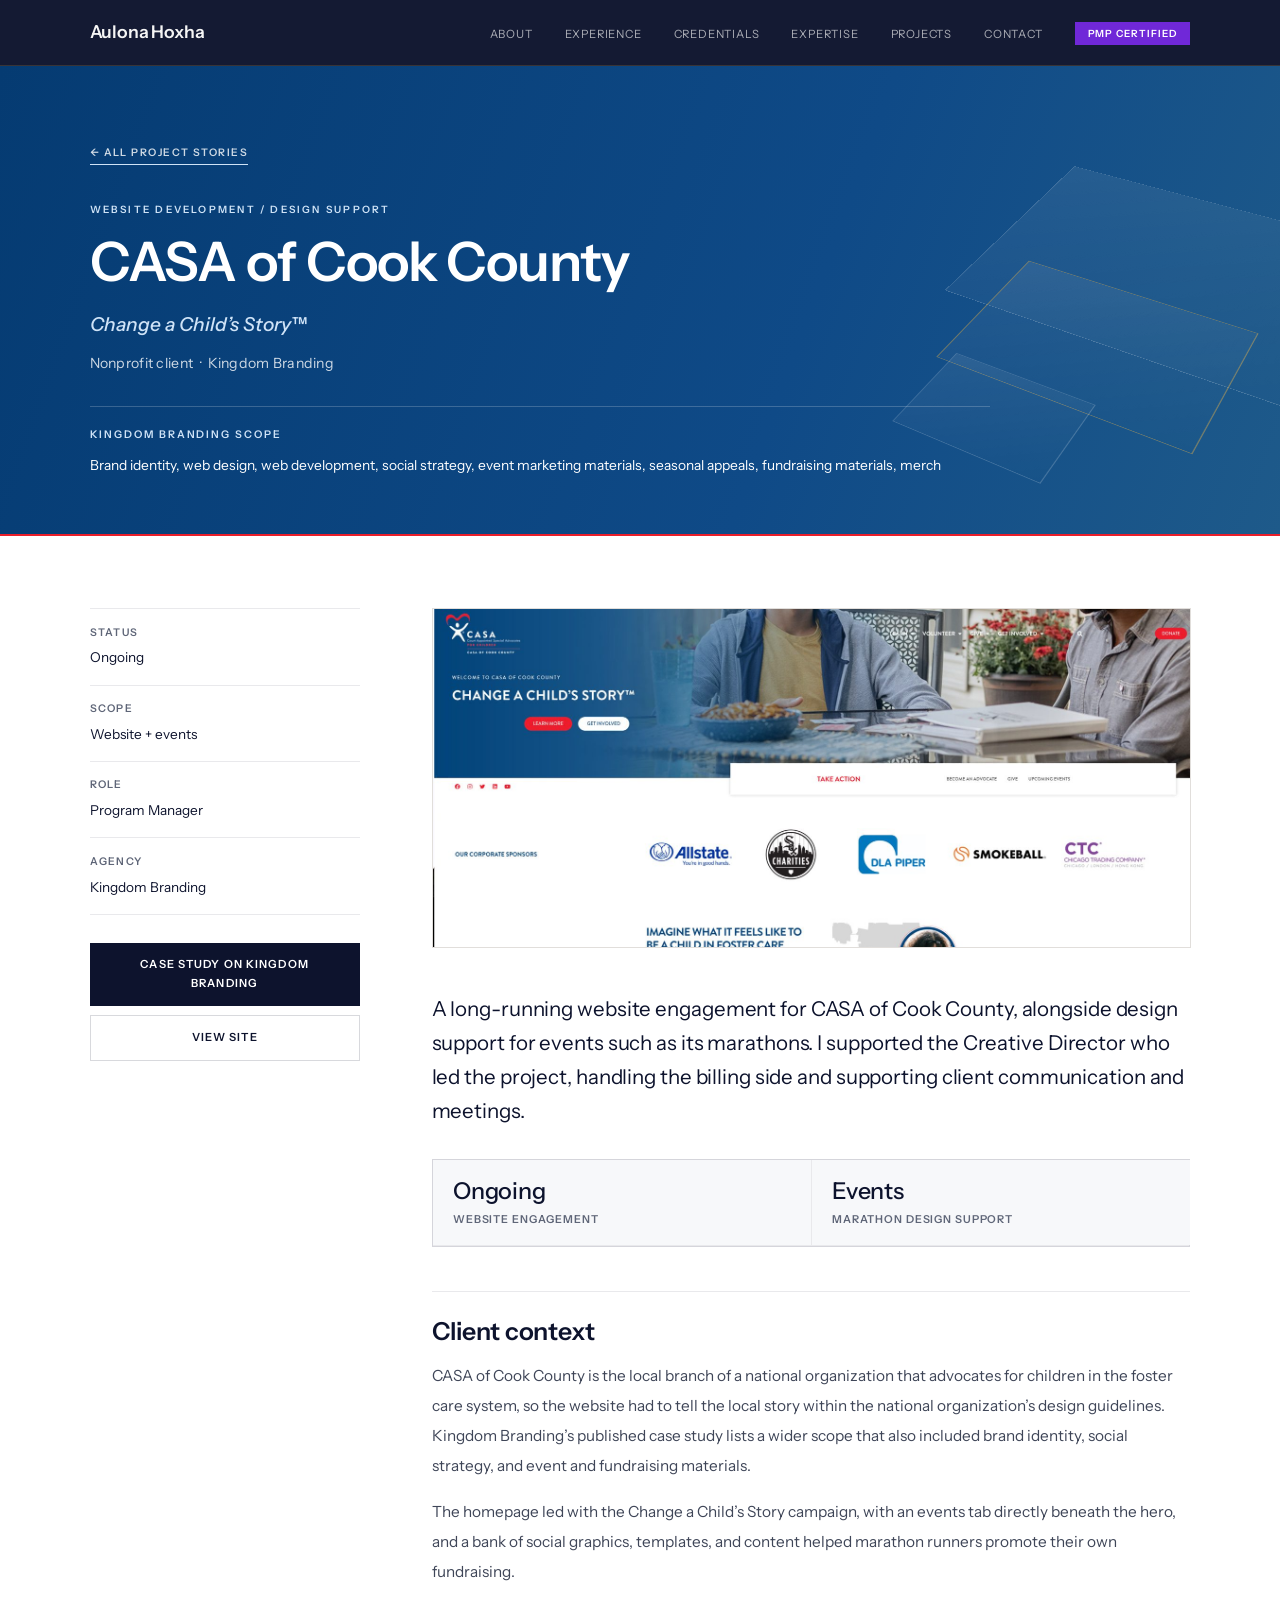
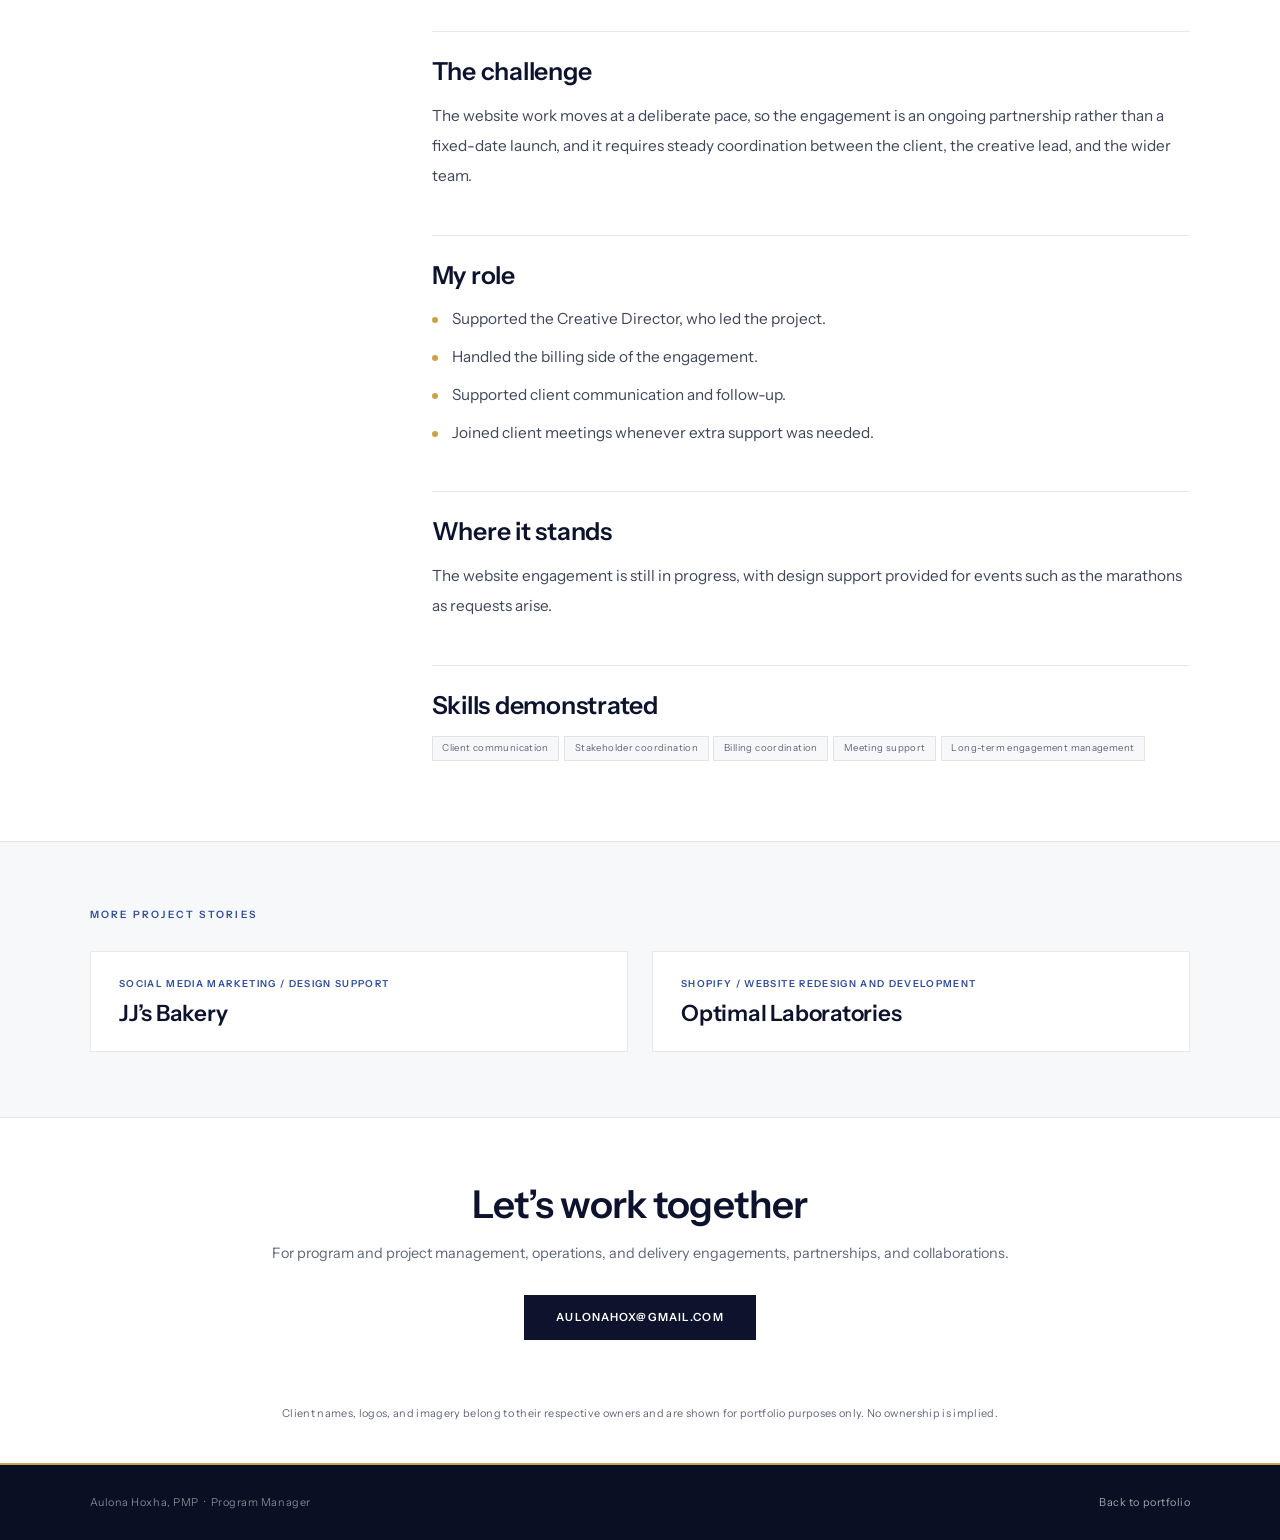
<file: projects/casa-of-cook-county.html>
<!DOCTYPE html>
<html lang="en">
<head>
<meta charset="UTF-8">
<meta name="viewport" content="width=device-width, initial-scale=1.0">
<title>CASA of Cook County | Case Study | Aulona Hoxha, PMP</title>
<meta name="description" content="Supported the creative director on a long-running website engagement, alongside event design support, handling billing and supporting client communication and meetings.">
<link href="https://fonts.googleapis.com/css2?family=Instrument+Sans:ital,wght@0,400;0,500;0,600;0,700;1,400;1,500&display=swap" rel="stylesheet">
<link rel="icon" href="../assets/favicon.svg" type="image/svg+xml">
<link rel="canonical" href="https://aulonahox14.github.io/portfolio/projects/casa-of-cook-county.html">
<meta property="og:type" content="website">
<meta property="og:site_name" content="Aulona Hoxha, PMP">
<meta property="og:title" content="CASA of Cook County | Case Study | Aulona Hoxha, PMP">
<meta property="og:description" content="Supported the creative director on a long-running website engagement, alongside event design support, handling billing and supporting client communication and meetings.">
<meta property="og:url" content="https://aulonahox14.github.io/portfolio/projects/casa-of-cook-county.html">
<meta property="og:image" content="https://aulonahox14.github.io/portfolio/assets/og-image.jpg">
<meta name="twitter:card" content="summary_large_image">
<meta name="twitter:title" content="CASA of Cook County | Case Study | Aulona Hoxha, PMP">
<meta name="twitter:description" content="Supported the creative director on a long-running website engagement, alongside event design support, handling billing and supporting client communication and meetings.">
<meta name="twitter:image" content="https://aulonahox14.github.io/portfolio/assets/og-image.jpg">
<link rel="stylesheet" href="../assets/style.css">
</head>
<body>
<a class="skip" href="#main">Skip to main content</a>
<nav>
  <a href="../index.html" class="nav-logo">Aulona Hoxha</a>
  <button class="nav-toggle" type="button" aria-expanded="false" aria-controls="nav-links" aria-label="Open menu"><span></span><span></span><span></span></button>
  <ul class="nav-links" id="nav-links">
    <li><a href="../index.html#about">About</a></li>
    <li><a href="../index.html#experience">Experience</a></li>
    <li><a href="../index.html#credentials">Credentials</a></li>
    <li><a href="../index.html#expertise">Expertise</a></li>
    <li><a href="../index.html#projects">Projects</a></li>
    <li><a href="../index.html#contact">Contact</a></li>
    <li><span class="nav-pmp">PMP Certified</span></li>
  </ul>
</nav>
<main id="main">
<header class="case-hero" style="--hero-bg:linear-gradient(110deg,#053B72 0%,#0F4A87 62%,#1E5A8A 100%);--hero-ink:#FFFFFF;--hero-accent:#CFE3F7;--hero-sub:rgba(255,255,255,.8);--hero-line:#EA1E2A">
  <a class="case-back" href="../index.html#projects">&larr; All project stories</a>
  <span class="s-label">Website Development / Design Support</span>
  <h1>CASA of Cook County</h1>
  <p class="case-tag">Change a Child’s Story™</p>
  <p class="case-sub">Nonprofit client &nbsp;&middot;&nbsp; Kingdom Branding</p>
  <div class="case-scope"><b>Kingdom Branding scope</b><span>Brand identity, web design, web development, social strategy, event marketing materials, seasonal appeals, fundraising materials, merch</span></div>
</header>
<div class="case-wrap">
  <aside class="case-side">
    <div class="case-facts"><div class="pi"><span class="pk">Status</span><span class="pv">Ongoing</span></div><div class="pi"><span class="pk">Scope</span><span class="pv">Website + events</span></div><div class="pi"><span class="pk">Role</span><span class="pv">Program Manager</span></div><div class="pi"><span class="pk">Agency</span><span class="pv">Kingdom Branding</span></div></div>
    <div class="case-links"><a class="btn btn-solid" href="https://kingdombranding.com/nonprofits/casa-of-cook-county/" target="_blank" rel="noopener">Case Study on Kingdom Branding</a><a class="btn btn-ghost" href="https://casacookcounty.org/" target="_blank" rel="noopener">View Site</a></div>
  </aside>
  <article class="case-main">
    <div class="case-media"><div class="proj-thumb"><a><img src="../assets/img/casa-of-cook-county-website.jpg" alt="CASA of Cook County website"></a></div></div>
    <p class="case-lead">A long-running website engagement for CASA of Cook County, alongside design support for events such as its marathons. I supported the Creative Director who led the project, handling the billing side and supporting client communication and meetings.</p>
<div class="case-stats"><div class="stat"><b>Ongoing</b><span>Website engagement</span></div><div class="stat"><b>Events</b><span>Marathon design support</span></div></div>
<h2>Client context</h2>
<p>CASA of Cook County is the local branch of a national organization that advocates for children in the foster care system, so the website had to tell the local story within the national organization’s design guidelines. Kingdom Branding’s published case study lists a wider scope that also included brand identity, social strategy, and event and fundraising materials.</p>
<p>The homepage led with the Change a Child’s Story campaign, with an events tab directly beneath the hero, and a bank of social graphics, templates, and content helped marathon runners promote their own fundraising.</p>
<h2>The challenge</h2>
<p>The website work moves at a deliberate pace, so the engagement is an ongoing partnership rather than a fixed-date launch, and it requires steady coordination between the client, the creative lead, and the wider team.</p>
<h2>My role</h2>
<ul class="case-list"><li>Supported the Creative Director, who led the project.</li><li>Handled the billing side of the engagement.</li><li>Supported client communication and follow-up.</li><li>Joined client meetings whenever extra support was needed.</li></ul>
<h2>Where it stands</h2>
<p>The website engagement is still in progress, with design support provided for events such as the marathons as requests arise.</p>

    <h2>Skills demonstrated</h2>
    <div class="proj-tags"><span class="tag">Client communication</span><span class="tag">Stakeholder coordination</span><span class="tag">Billing coordination</span><span class="tag">Meeting support</span><span class="tag">Long-term engagement management</span></div>
  </article>
</div>
<section class="case-more">
  <span class="s-label">More project stories</span>
  <div class="more-grid"><a class="more-card" href="jjs-bakery.html"><p class="proj-type">Social Media Marketing / Design Support</p><h3 class="proj-name">JJ’s Bakery</h3></a><a class="more-card" href="optimal-laboratories.html"><p class="proj-type">Shopify / Website Redesign and Development</p><h3 class="proj-name">Optimal Laboratories</h3></a></div>
</section>
<section class="case-cta">
  <h2 class="s-title">Let&rsquo;s work together</h2>
  <p>For program and project management, operations, and delivery engagements, partnerships, and collaborations.</p>
  <a class="btn btn-solid" href="mailto:aulonahox@gmail.com">aulonahox@gmail.com</a>
</section>
<p class="case-note">Client names, logos, and imagery belong to their respective owners and are shown for portfolio purposes only. No ownership is implied.</p>
</main>
<footer>
  <span>Aulona Hoxha, PMP &nbsp;&middot;&nbsp; Program Manager</span>
  <a href="../index.html">Back to portfolio</a>
</footer>
<script src="../assets/site.js" defer></script>
<script src="../assets/story.js" defer></script>
</body>
</html>
</file>
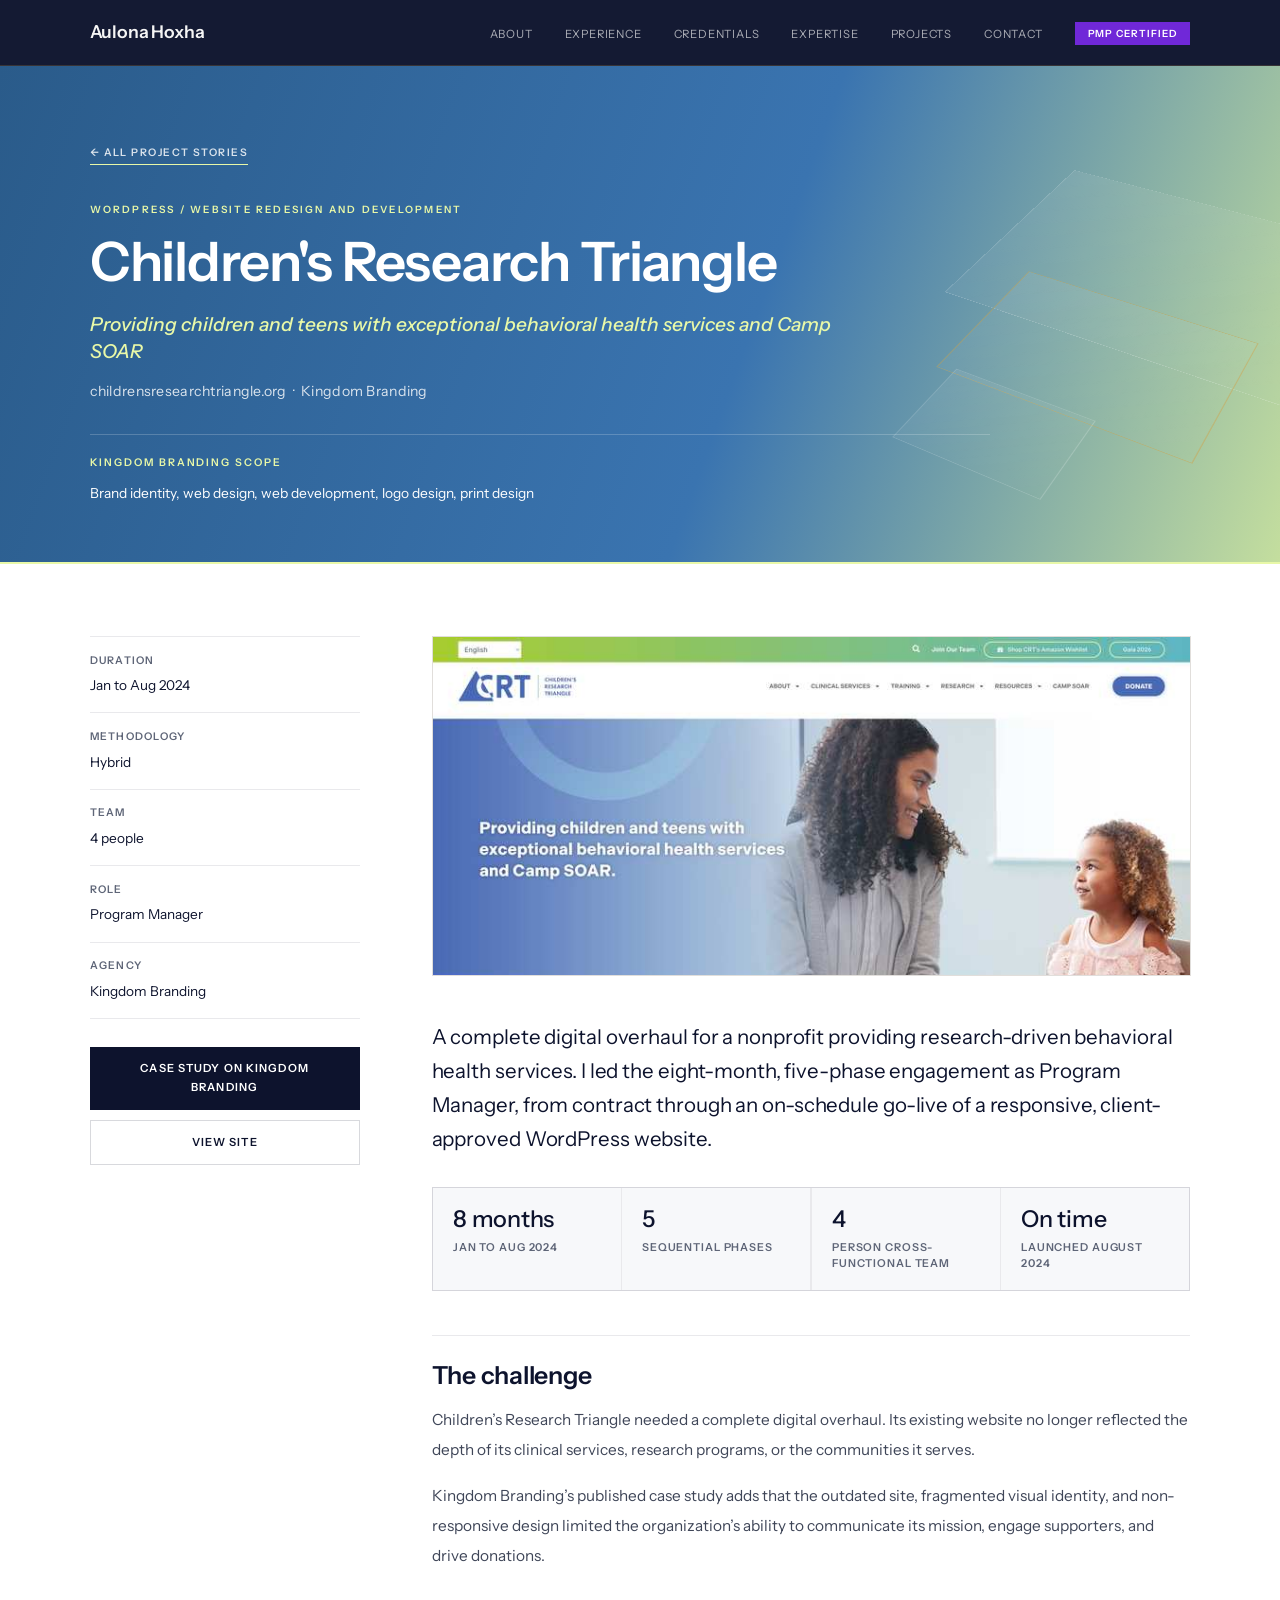
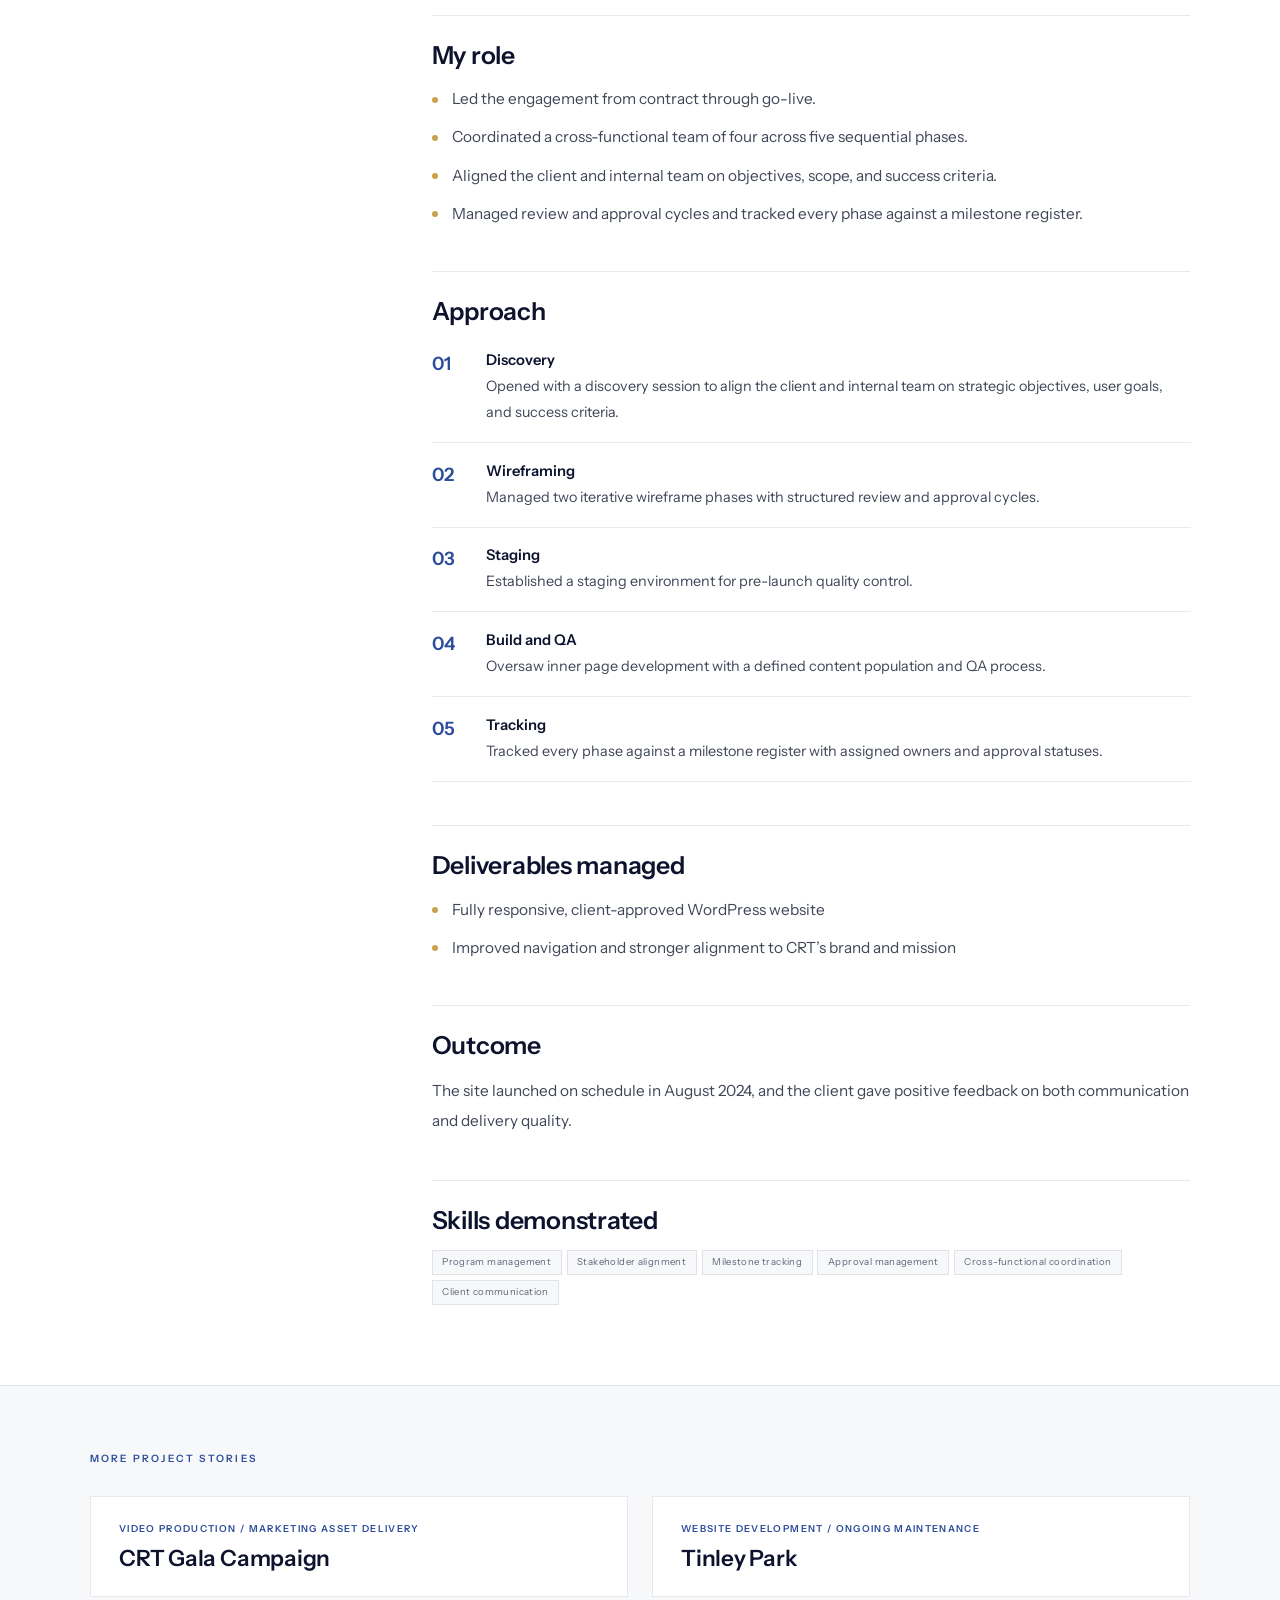
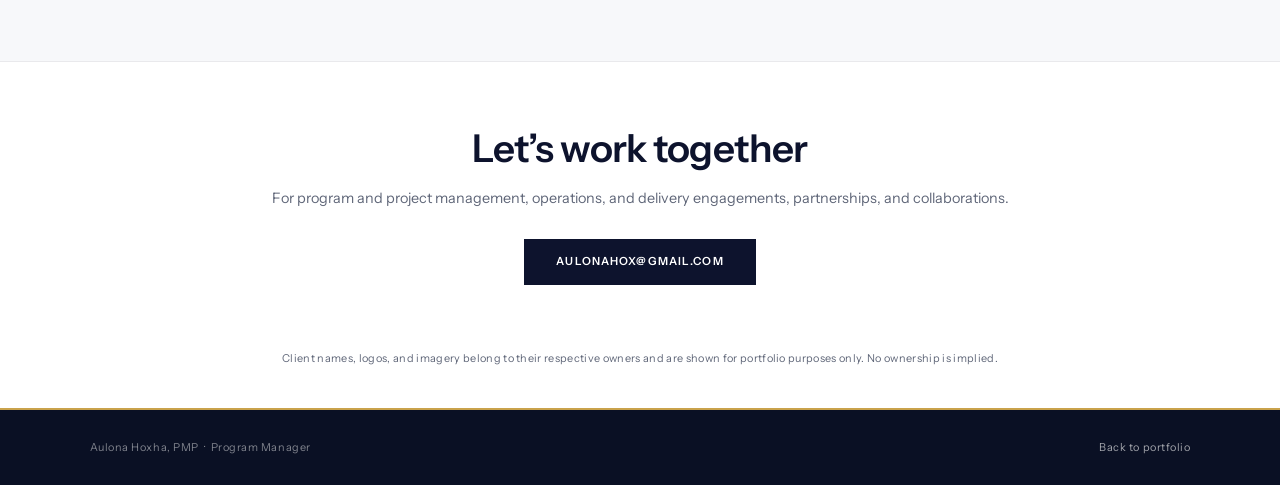
<file: projects/childrens-research-triangle.html>
<!DOCTYPE html>
<html lang="en">
<head>
<meta charset="UTF-8">
<meta name="viewport" content="width=device-width, initial-scale=1.0">
<title>Children&#x27;s Research Triangle | Case Study | Aulona Hoxha, PMP</title>
<meta name="description" content="Led an eight-month, five-phase WordPress redesign from contract to on-schedule go-live with a four-person cross-functional team, backed by a milestone register and a staging environment for quality control.">
<link href="https://fonts.googleapis.com/css2?family=Instrument+Sans:ital,wght@0,400;0,500;0,600;0,700;1,400;1,500&display=swap" rel="stylesheet">
<link rel="icon" href="../assets/favicon.svg" type="image/svg+xml">
<link rel="canonical" href="https://aulonahox14.github.io/portfolio/projects/childrens-research-triangle.html">
<meta property="og:type" content="website">
<meta property="og:site_name" content="Aulona Hoxha, PMP">
<meta property="og:title" content="Children&#x27;s Research Triangle | Case Study | Aulona Hoxha, PMP">
<meta property="og:description" content="Led an eight-month, five-phase WordPress redesign from contract to on-schedule go-live with a four-person cross-functional team, backed by a milestone register and a staging environment for quality control.">
<meta property="og:url" content="https://aulonahox14.github.io/portfolio/projects/childrens-research-triangle.html">
<meta property="og:image" content="https://aulonahox14.github.io/portfolio/assets/og-image.jpg">
<meta name="twitter:card" content="summary_large_image">
<meta name="twitter:title" content="Children&#x27;s Research Triangle | Case Study | Aulona Hoxha, PMP">
<meta name="twitter:description" content="Led an eight-month, five-phase WordPress redesign from contract to on-schedule go-live with a four-person cross-functional team, backed by a milestone register and a staging environment for quality control.">
<meta name="twitter:image" content="https://aulonahox14.github.io/portfolio/assets/og-image.jpg">
<link rel="stylesheet" href="../assets/style.css">
</head>
<body>
<a class="skip" href="#main">Skip to main content</a>
<nav>
  <a href="../index.html" class="nav-logo">Aulona Hoxha</a>
  <button class="nav-toggle" type="button" aria-expanded="false" aria-controls="nav-links" aria-label="Open menu"><span></span><span></span><span></span></button>
  <ul class="nav-links" id="nav-links">
    <li><a href="../index.html#about">About</a></li>
    <li><a href="../index.html#experience">Experience</a></li>
    <li><a href="../index.html#credentials">Credentials</a></li>
    <li><a href="../index.html#expertise">Expertise</a></li>
    <li><a href="../index.html#projects">Projects</a></li>
    <li><a href="../index.html#contact">Contact</a></li>
    <li><span class="nav-pmp">PMP Certified</span></li>
  </ul>
</nav>
<main id="main">
<header class="case-hero" style="--hero-bg:linear-gradient(110deg,#2A5B8A 0%,#3A74B0 58%,#C4DE9E 100%);--hero-ink:#FFFFFF;--hero-accent:#E8F8A8;--hero-sub:rgba(255,255,255,.82);--hero-line:#E8F8A8">
  <a class="case-back" href="../index.html#projects">&larr; All project stories</a>
  <span class="s-label">WordPress / Website Redesign and Development</span>
  <h1>Children&#x27;s Research Triangle</h1>
  <p class="case-tag">Providing children and teens with exceptional behavioral health services and Camp SOAR</p>
  <p class="case-sub">childrensresearchtriangle.org &nbsp;&middot;&nbsp; Kingdom Branding</p>
  <div class="case-scope"><b>Kingdom Branding scope</b><span>Brand identity, web design, web development, logo design, print design</span></div>
</header>
<div class="case-wrap">
  <aside class="case-side">
    <div class="case-facts"><div class="pi"><span class="pk">Duration</span><span class="pv">Jan to Aug 2024</span></div><div class="pi"><span class="pk">Methodology</span><span class="pv">Hybrid</span></div><div class="pi"><span class="pk">Team</span><span class="pv">4 people</span></div><div class="pi"><span class="pk">Role</span><span class="pv">Program Manager</span></div><div class="pi"><span class="pk">Agency</span><span class="pv">Kingdom Branding</span></div></div>
    <div class="case-links"><a class="btn btn-solid" href="https://kingdombranding.com/nonprofits/childrens-research-triangle/" target="_blank" rel="noopener">Case Study on Kingdom Branding</a><a class="btn btn-ghost" href="https://childrensresearchtriangle.org/" target="_blank" rel="noopener">View Site</a></div>
  </aside>
  <article class="case-main">
    <div class="case-media"><div class="proj-thumb"><a><img src="../assets/img/children-s-research-triangle-website.jpg" alt="Children&#x27;s Research Triangle website"></a></div></div>
    <p class="case-lead">A complete digital overhaul for a nonprofit providing research-driven behavioral health services. I led the eight-month, five-phase engagement as Program Manager, from contract through an on-schedule go-live of a responsive, client-approved WordPress website.</p>
<div class="case-stats"><div class="stat"><b>8 months</b><span>Jan to Aug 2024</span></div><div class="stat"><b>5</b><span>sequential phases</span></div><div class="stat"><b>4</b><span>person cross-functional team</span></div><div class="stat"><b>On time</b><span>Launched August 2024</span></div></div>
<h2>The challenge</h2>
<p>Children’s Research Triangle needed a complete digital overhaul. Its existing website no longer reflected the depth of its clinical services, research programs, or the communities it serves.</p>
<p>Kingdom Branding’s published case study adds that the outdated site, fragmented visual identity, and non-responsive design limited the organization’s ability to communicate its mission, engage supporters, and drive donations.</p>
<h2>My role</h2>
<ul class="case-list"><li>Led the engagement from contract through go-live.</li><li>Coordinated a cross-functional team of four across five sequential phases.</li><li>Aligned the client and internal team on objectives, scope, and success criteria.</li><li>Managed review and approval cycles and tracked every phase against a milestone register.</li></ul>
<h2>Approach</h2>
<ol class="case-steps"><li><b>Discovery</b><span>Opened with a discovery session to align the client and internal team on strategic objectives, user goals, and success criteria.</span></li><li><b>Wireframing</b><span>Managed two iterative wireframe phases with structured review and approval cycles.</span></li><li><b>Staging</b><span>Established a staging environment for pre-launch quality control.</span></li><li><b>Build and QA</b><span>Oversaw inner page development with a defined content population and QA process.</span></li><li><b>Tracking</b><span>Tracked every phase against a milestone register with assigned owners and approval statuses.</span></li></ol>
<h2>Deliverables managed</h2>
<ul class="case-list"><li>Fully responsive, client-approved WordPress website</li><li>Improved navigation and stronger alignment to CRT’s brand and mission</li></ul>
<h2>Outcome</h2>
<p>The site launched on schedule in August 2024, and the client gave positive feedback on both communication and delivery quality.</p>

    <h2>Skills demonstrated</h2>
    <div class="proj-tags"><span class="tag">Program management</span><span class="tag">Stakeholder alignment</span><span class="tag">Milestone tracking</span><span class="tag">Approval management</span><span class="tag">Cross-functional coordination</span><span class="tag">Client communication</span></div>
  </article>
</div>
<section class="case-more">
  <span class="s-label">More project stories</span>
  <div class="more-grid"><a class="more-card" href="crt-gala-campaign.html"><p class="proj-type">Video Production / Marketing Asset Delivery</p><h3 class="proj-name">CRT Gala Campaign</h3></a><a class="more-card" href="tinley-park.html"><p class="proj-type">Website Development / Ongoing Maintenance</p><h3 class="proj-name">Tinley Park</h3></a></div>
</section>
<section class="case-cta">
  <h2 class="s-title">Let&rsquo;s work together</h2>
  <p>For program and project management, operations, and delivery engagements, partnerships, and collaborations.</p>
  <a class="btn btn-solid" href="mailto:aulonahox@gmail.com">aulonahox@gmail.com</a>
</section>
<p class="case-note">Client names, logos, and imagery belong to their respective owners and are shown for portfolio purposes only. No ownership is implied.</p>
</main>
<footer>
  <span>Aulona Hoxha, PMP &nbsp;&middot;&nbsp; Program Manager</span>
  <a href="../index.html">Back to portfolio</a>
</footer>
<script src="../assets/site.js" defer></script>
<script src="../assets/story.js" defer></script>
</body>
</html>
</file>
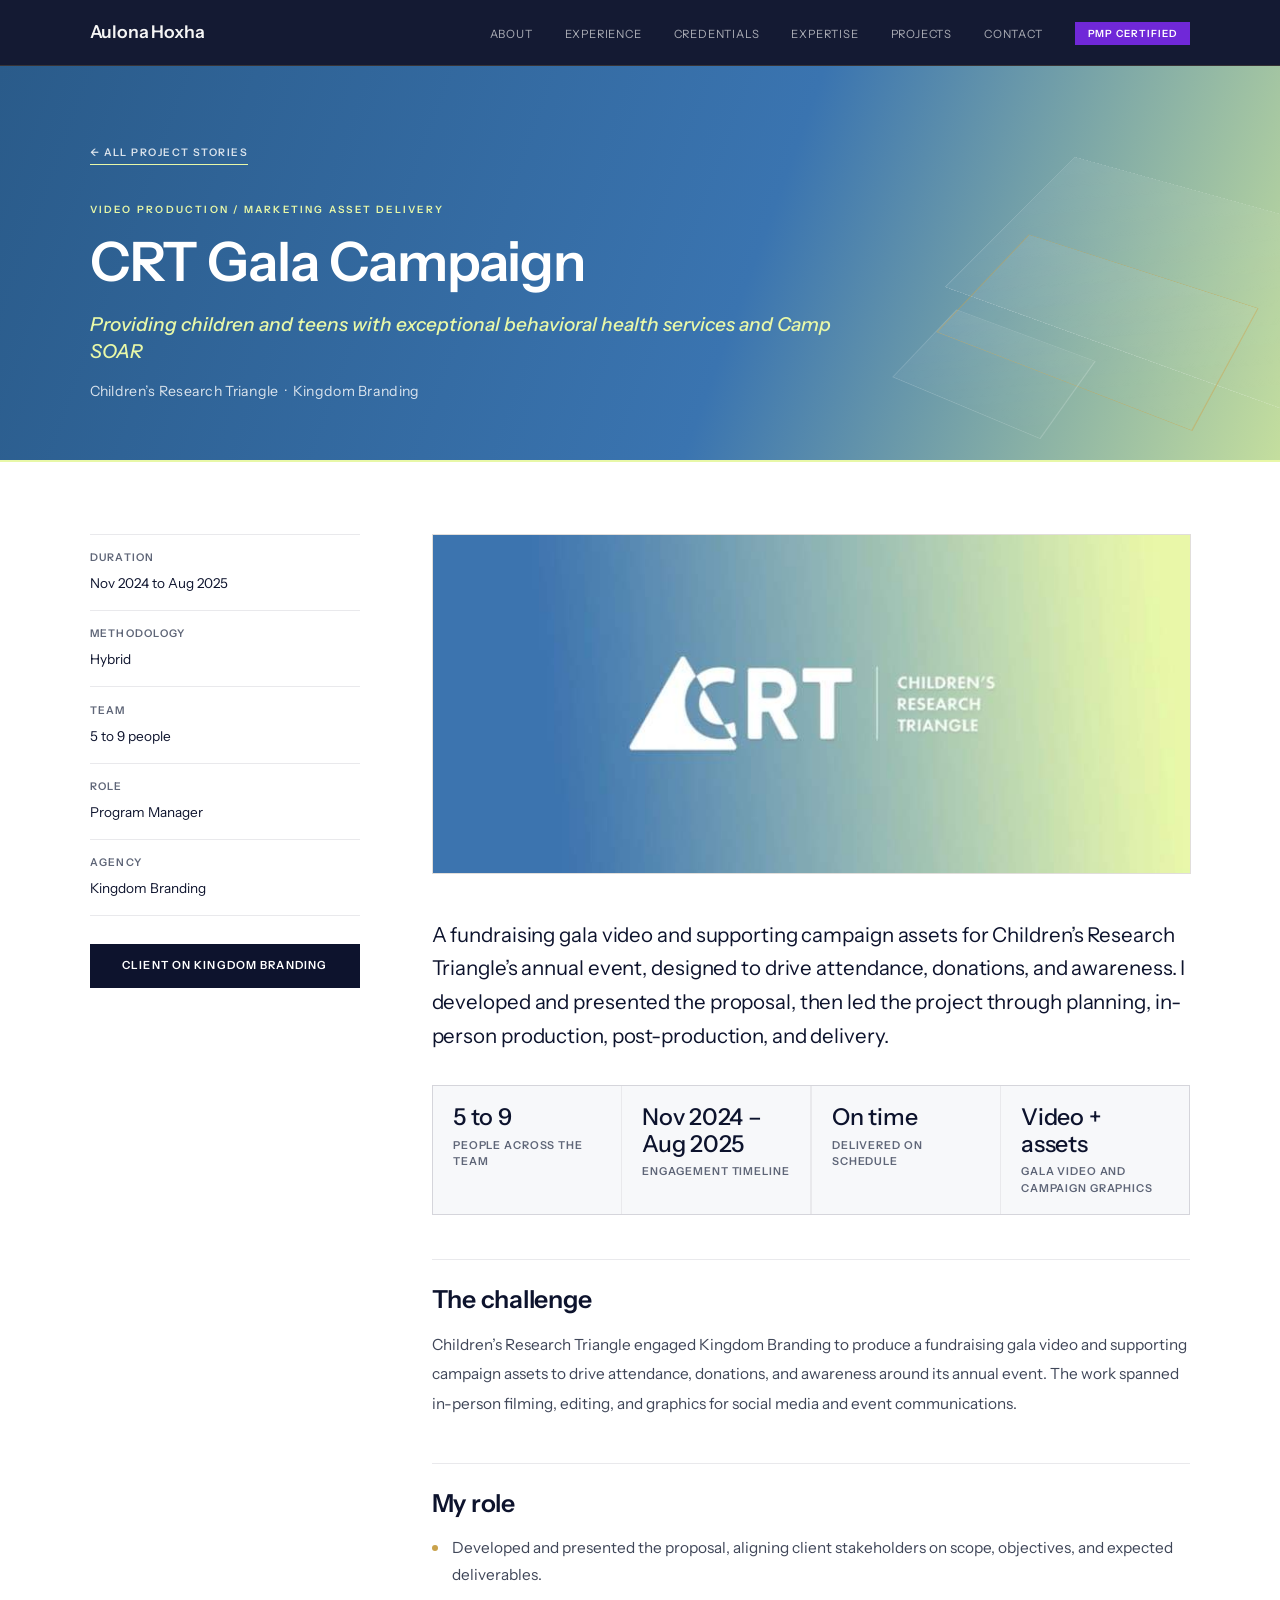
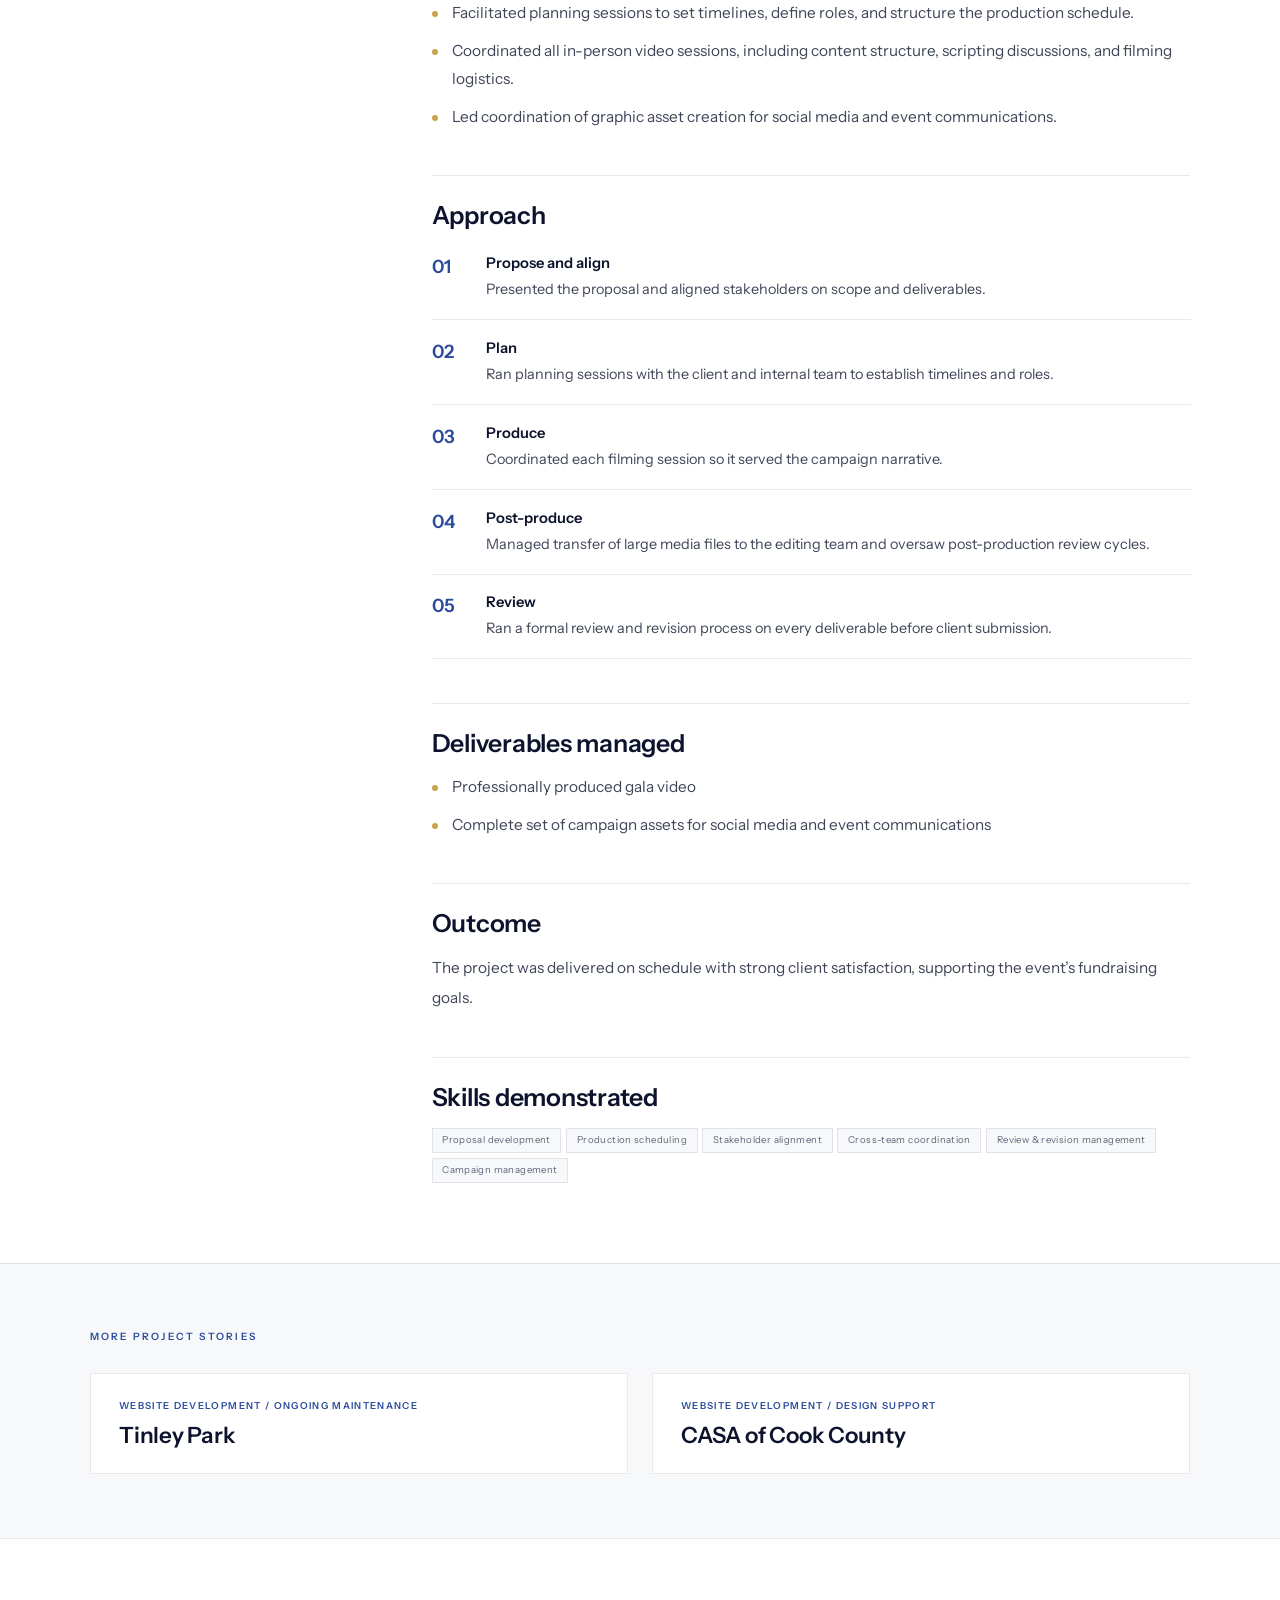
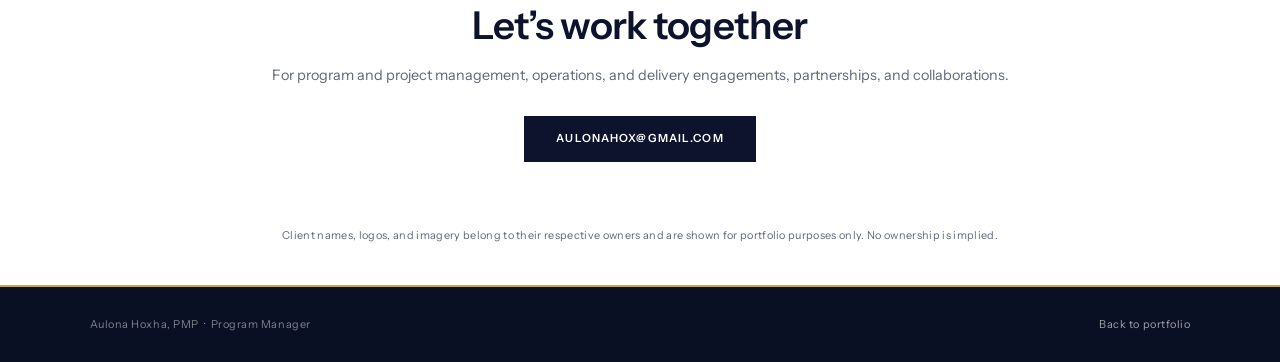
<file: projects/crt-gala-campaign.html>
<!DOCTYPE html>
<html lang="en">
<head>
<meta charset="UTF-8">
<meta name="viewport" content="width=device-width, initial-scale=1.0">
<title>CRT Gala Campaign | Case Study | Aulona Hoxha, PMP</title>
<meta name="description" content="Developed and presented the proposal, then coordinated in-person video sessions, post-production, and campaign assets for a fundraising gala video, delivered on schedule.">
<link href="https://fonts.googleapis.com/css2?family=Instrument+Sans:ital,wght@0,400;0,500;0,600;0,700;1,400;1,500&display=swap" rel="stylesheet">
<link rel="icon" href="../assets/favicon.svg" type="image/svg+xml">
<link rel="canonical" href="https://aulonahox14.github.io/portfolio/projects/crt-gala-campaign.html">
<meta property="og:type" content="website">
<meta property="og:site_name" content="Aulona Hoxha, PMP">
<meta property="og:title" content="CRT Gala Campaign | Case Study | Aulona Hoxha, PMP">
<meta property="og:description" content="Developed and presented the proposal, then coordinated in-person video sessions, post-production, and campaign assets for a fundraising gala video, delivered on schedule.">
<meta property="og:url" content="https://aulonahox14.github.io/portfolio/projects/crt-gala-campaign.html">
<meta property="og:image" content="https://aulonahox14.github.io/portfolio/assets/og-image.jpg">
<meta name="twitter:card" content="summary_large_image">
<meta name="twitter:title" content="CRT Gala Campaign | Case Study | Aulona Hoxha, PMP">
<meta name="twitter:description" content="Developed and presented the proposal, then coordinated in-person video sessions, post-production, and campaign assets for a fundraising gala video, delivered on schedule.">
<meta name="twitter:image" content="https://aulonahox14.github.io/portfolio/assets/og-image.jpg">
<link rel="stylesheet" href="../assets/style.css">
</head>
<body>
<a class="skip" href="#main">Skip to main content</a>
<nav>
  <a href="../index.html" class="nav-logo">Aulona Hoxha</a>
  <button class="nav-toggle" type="button" aria-expanded="false" aria-controls="nav-links" aria-label="Open menu"><span></span><span></span><span></span></button>
  <ul class="nav-links" id="nav-links">
    <li><a href="../index.html#about">About</a></li>
    <li><a href="../index.html#experience">Experience</a></li>
    <li><a href="../index.html#credentials">Credentials</a></li>
    <li><a href="../index.html#expertise">Expertise</a></li>
    <li><a href="../index.html#projects">Projects</a></li>
    <li><a href="../index.html#contact">Contact</a></li>
    <li><span class="nav-pmp">PMP Certified</span></li>
  </ul>
</nav>
<main id="main">
<header class="case-hero" style="--hero-bg:linear-gradient(110deg,#2A5B8A 0%,#3A74B0 58%,#C4DE9E 100%);--hero-ink:#FFFFFF;--hero-accent:#E8F8A8;--hero-sub:rgba(255,255,255,.82);--hero-line:#E8F8A8">
  <a class="case-back" href="../index.html#projects">&larr; All project stories</a>
  <span class="s-label">Video Production / Marketing Asset Delivery</span>
  <h1>CRT Gala Campaign</h1>
  <p class="case-tag">Providing children and teens with exceptional behavioral health services and Camp SOAR</p>
  <p class="case-sub">Children’s Research Triangle &nbsp;&middot;&nbsp; Kingdom Branding</p>
  
</header>
<div class="case-wrap">
  <aside class="case-side">
    <div class="case-facts"><div class="pi"><span class="pk">Duration</span><span class="pv">Nov 2024 to Aug 2025</span></div><div class="pi"><span class="pk">Methodology</span><span class="pv">Hybrid</span></div><div class="pi"><span class="pk">Team</span><span class="pv">5 to 9 people</span></div><div class="pi"><span class="pk">Role</span><span class="pv">Program Manager</span></div><div class="pi"><span class="pk">Agency</span><span class="pv">Kingdom Branding</span></div></div>
    <div class="case-links"><a class="btn btn-solid" href="https://kingdombranding.com/nonprofits/childrens-research-triangle/" target="_blank" rel="noopener">Client on Kingdom Branding</a></div>
  </aside>
  <article class="case-main">
    <div class="case-media"><div class="proj-thumb center"><a><img src="../assets/img/crt-gala-campaign.jpg" alt="CRT Gala Campaign"></a></div></div>
    <p class="case-lead">A fundraising gala video and supporting campaign assets for Children’s Research Triangle’s annual event, designed to drive attendance, donations, and awareness. I developed and presented the proposal, then led the project through planning, in-person production, post-production, and delivery.</p>
<div class="case-stats"><div class="stat"><b>5 to 9</b><span>people across the team</span></div><div class="stat"><b>Nov 2024 – Aug 2025</b><span>engagement timeline</span></div><div class="stat"><b>On time</b><span>Delivered on schedule</span></div><div class="stat"><b>Video + assets</b><span>Gala video and campaign graphics</span></div></div>
<h2>The challenge</h2>
<p>Children’s Research Triangle engaged Kingdom Branding to produce a fundraising gala video and supporting campaign assets to drive attendance, donations, and awareness around its annual event. The work spanned in-person filming, editing, and graphics for social media and event communications.</p>
<h2>My role</h2>
<ul class="case-list"><li>Developed and presented the proposal, aligning client stakeholders on scope, objectives, and expected deliverables.</li><li>Facilitated planning sessions to set timelines, define roles, and structure the production schedule.</li><li>Coordinated all in-person video sessions, including content structure, scripting discussions, and filming logistics.</li><li>Led coordination of graphic asset creation for social media and event communications.</li></ul>
<h2>Approach</h2>
<ol class="case-steps"><li><b>Propose and align</b><span>Presented the proposal and aligned stakeholders on scope and deliverables.</span></li><li><b>Plan</b><span>Ran planning sessions with the client and internal team to establish timelines and roles.</span></li><li><b>Produce</b><span>Coordinated each filming session so it served the campaign narrative.</span></li><li><b>Post-produce</b><span>Managed transfer of large media files to the editing team and oversaw post-production review cycles.</span></li><li><b>Review</b><span>Ran a formal review and revision process on every deliverable before client submission.</span></li></ol>
<h2>Deliverables managed</h2>
<ul class="case-list"><li>Professionally produced gala video</li><li>Complete set of campaign assets for social media and event communications</li></ul>
<h2>Outcome</h2>
<p>The project was delivered on schedule with strong client satisfaction, supporting the event’s fundraising goals.</p>

    <h2>Skills demonstrated</h2>
    <div class="proj-tags"><span class="tag">Proposal development</span><span class="tag">Production scheduling</span><span class="tag">Stakeholder alignment</span><span class="tag">Cross-team coordination</span><span class="tag">Review &amp; revision management</span><span class="tag">Campaign management</span></div>
  </article>
</div>
<section class="case-more">
  <span class="s-label">More project stories</span>
  <div class="more-grid"><a class="more-card" href="tinley-park.html"><p class="proj-type">Website Development / Ongoing Maintenance</p><h3 class="proj-name">Tinley Park</h3></a><a class="more-card" href="casa-of-cook-county.html"><p class="proj-type">Website Development / Design Support</p><h3 class="proj-name">CASA of Cook County</h3></a></div>
</section>
<section class="case-cta">
  <h2 class="s-title">Let&rsquo;s work together</h2>
  <p>For program and project management, operations, and delivery engagements, partnerships, and collaborations.</p>
  <a class="btn btn-solid" href="mailto:aulonahox@gmail.com">aulonahox@gmail.com</a>
</section>
<p class="case-note">Client names, logos, and imagery belong to their respective owners and are shown for portfolio purposes only. No ownership is implied.</p>
</main>
<footer>
  <span>Aulona Hoxha, PMP &nbsp;&middot;&nbsp; Program Manager</span>
  <a href="../index.html">Back to portfolio</a>
</footer>
<script src="../assets/site.js" defer></script>
<script src="../assets/story.js" defer></script>
</body>
</html>
</file>
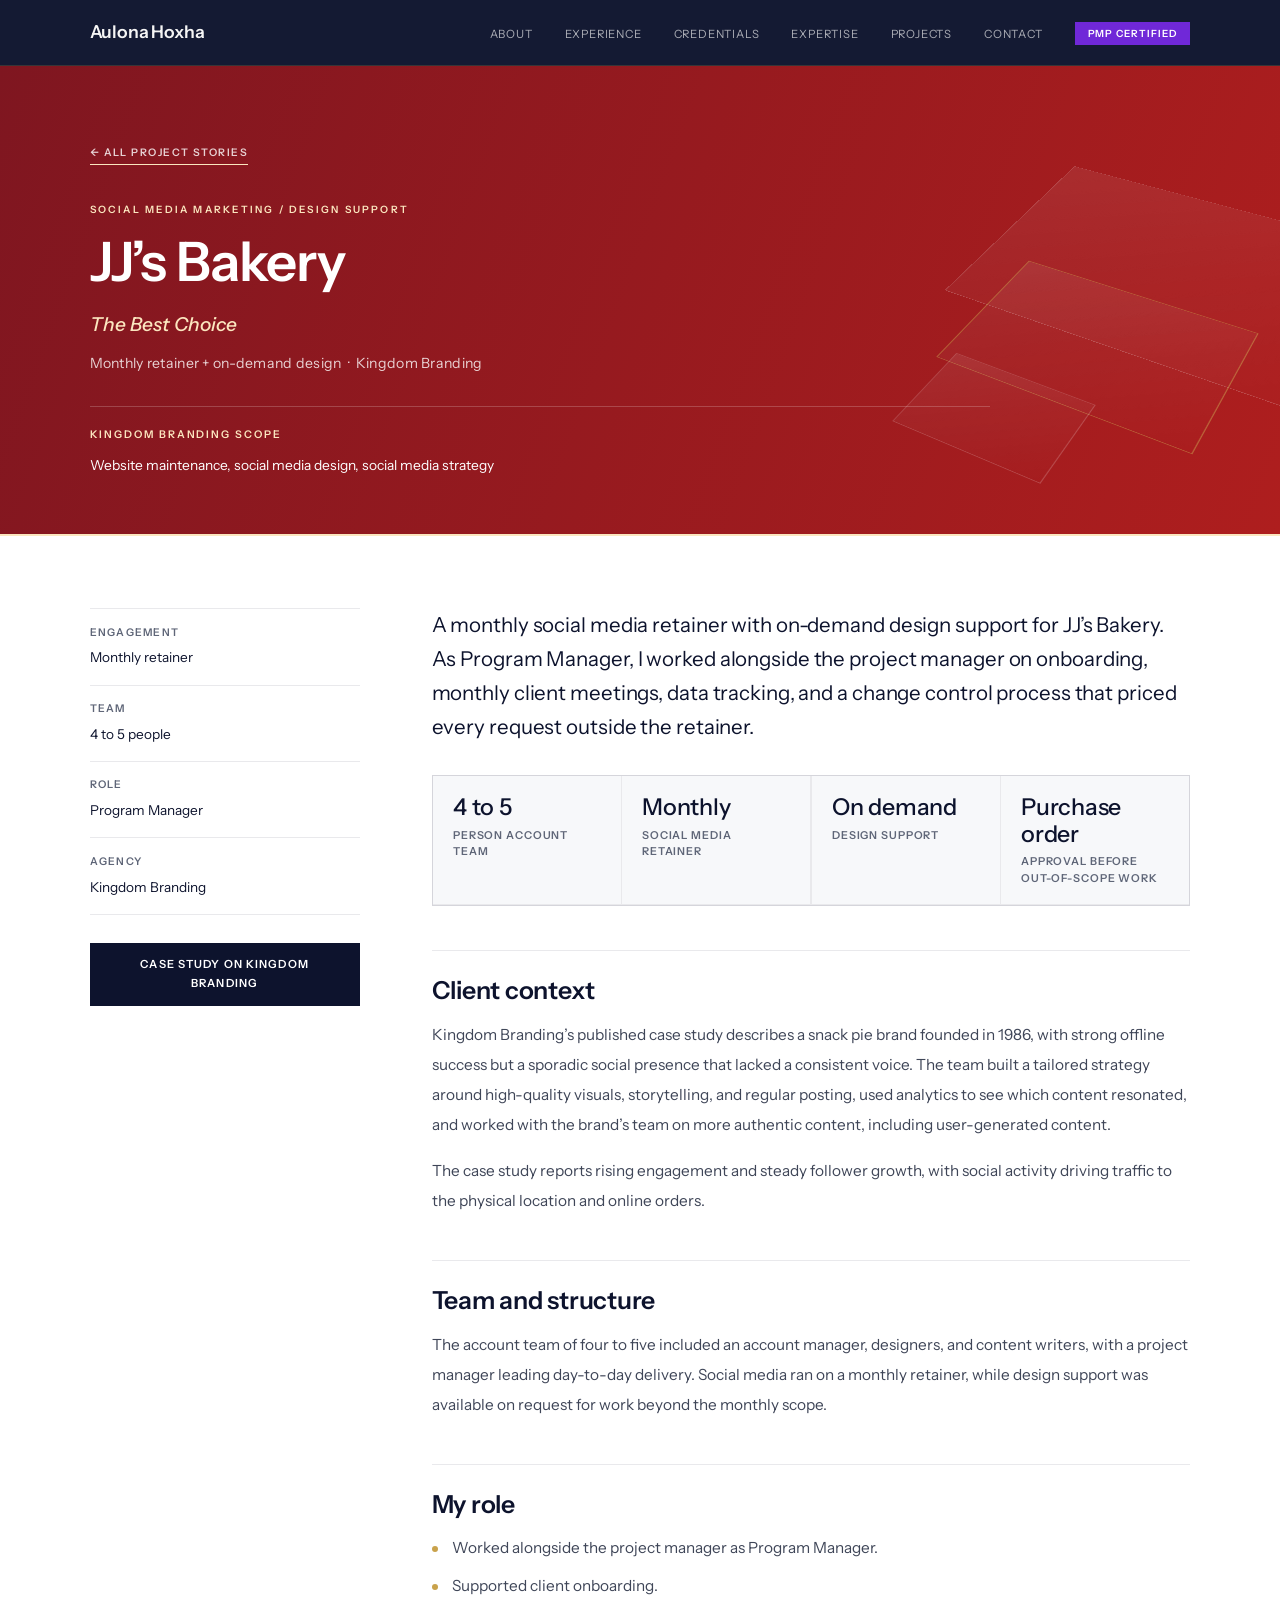
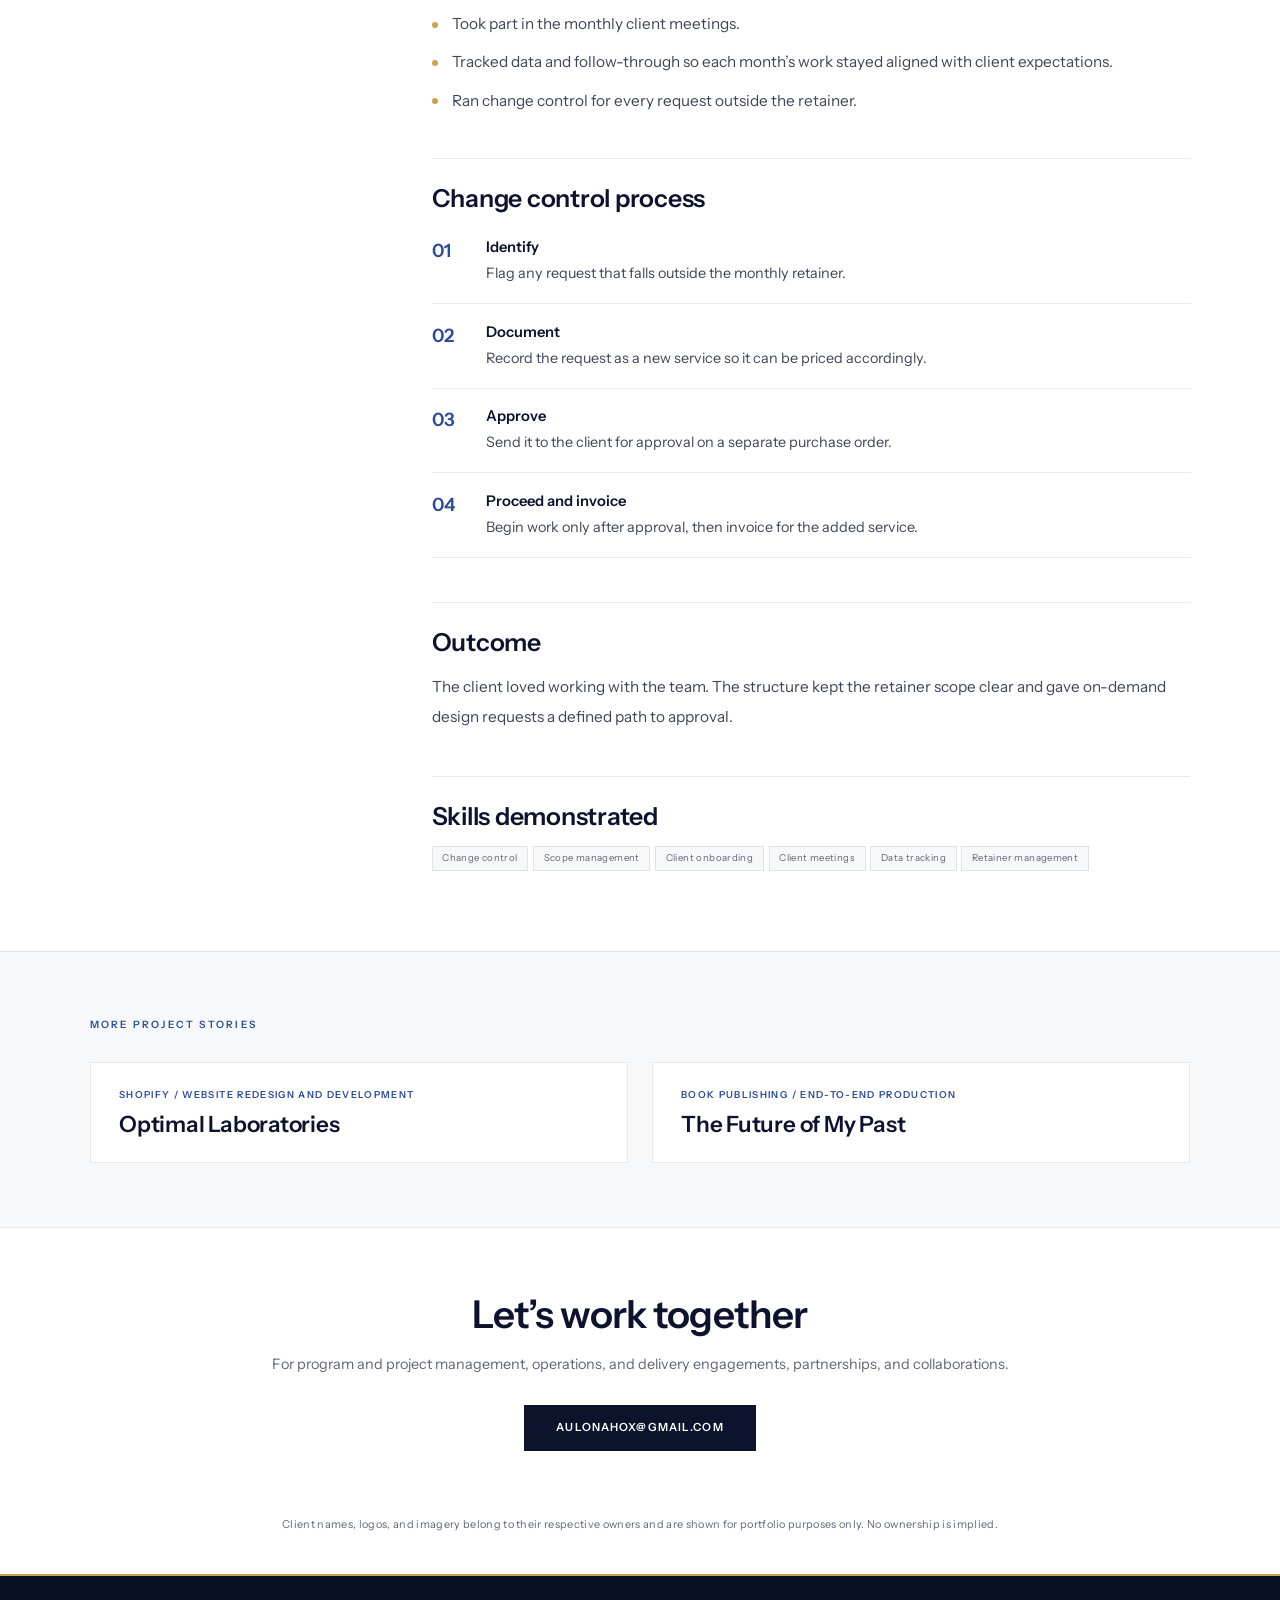
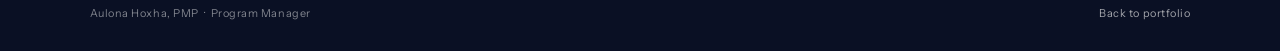
<file: projects/jjs-bakery.html>
<!DOCTYPE html>
<html lang="en">
<head>
<meta charset="UTF-8">
<meta name="viewport" content="width=device-width, initial-scale=1.0">
<title>JJ’s Bakery | Case Study | Aulona Hoxha, PMP</title>
<meta name="description" content="Served as Program Manager on a monthly social media retainer with on-demand design support, covering onboarding, monthly client meetings, data tracking, and a change control process that priced every out-of-scope request.">
<link href="https://fonts.googleapis.com/css2?family=Instrument+Sans:ital,wght@0,400;0,500;0,600;0,700;1,400;1,500&display=swap" rel="stylesheet">
<link rel="icon" href="../assets/favicon.svg" type="image/svg+xml">
<link rel="canonical" href="https://aulonahox14.github.io/portfolio/projects/jjs-bakery.html">
<meta property="og:type" content="website">
<meta property="og:site_name" content="Aulona Hoxha, PMP">
<meta property="og:title" content="JJ’s Bakery | Case Study | Aulona Hoxha, PMP">
<meta property="og:description" content="Served as Program Manager on a monthly social media retainer with on-demand design support, covering onboarding, monthly client meetings, data tracking, and a change control process that priced every out-of-scope request.">
<meta property="og:url" content="https://aulonahox14.github.io/portfolio/projects/jjs-bakery.html">
<meta property="og:image" content="https://aulonahox14.github.io/portfolio/assets/og-image.jpg">
<meta name="twitter:card" content="summary_large_image">
<meta name="twitter:title" content="JJ’s Bakery | Case Study | Aulona Hoxha, PMP">
<meta name="twitter:description" content="Served as Program Manager on a monthly social media retainer with on-demand design support, covering onboarding, monthly client meetings, data tracking, and a change control process that priced every out-of-scope request.">
<meta name="twitter:image" content="https://aulonahox14.github.io/portfolio/assets/og-image.jpg">
<link rel="stylesheet" href="../assets/style.css">
</head>
<body>
<a class="skip" href="#main">Skip to main content</a>
<nav>
  <a href="../index.html" class="nav-logo">Aulona Hoxha</a>
  <button class="nav-toggle" type="button" aria-expanded="false" aria-controls="nav-links" aria-label="Open menu"><span></span><span></span><span></span></button>
  <ul class="nav-links" id="nav-links">
    <li><a href="../index.html#about">About</a></li>
    <li><a href="../index.html#experience">Experience</a></li>
    <li><a href="../index.html#credentials">Credentials</a></li>
    <li><a href="../index.html#expertise">Expertise</a></li>
    <li><a href="../index.html#projects">Projects</a></li>
    <li><a href="../index.html#contact">Contact</a></li>
    <li><span class="nav-pmp">PMP Certified</span></li>
  </ul>
</nav>
<main id="main">
<header class="case-hero" style="--hero-bg:linear-gradient(110deg,#7F1620 0%,#AE1E1E 100%);--hero-ink:#FFFFFF;--hero-accent:#FBE6BF;--hero-sub:rgba(255,255,255,.8);--hero-line:#FBE6BF">
  <a class="case-back" href="../index.html#projects">&larr; All project stories</a>
  <span class="s-label">Social Media Marketing / Design Support</span>
  <h1>JJ’s Bakery</h1>
  <p class="case-tag">The Best Choice</p>
  <p class="case-sub">Monthly retainer + on-demand design &nbsp;&middot;&nbsp; Kingdom Branding</p>
  <div class="case-scope"><b>Kingdom Branding scope</b><span>Website maintenance, social media design, social media strategy</span></div>
</header>
<div class="case-wrap">
  <aside class="case-side">
    <div class="case-facts"><div class="pi"><span class="pk">Engagement</span><span class="pv">Monthly retainer</span></div><div class="pi"><span class="pk">Team</span><span class="pv">4 to 5 people</span></div><div class="pi"><span class="pk">Role</span><span class="pv">Program Manager</span></div><div class="pi"><span class="pk">Agency</span><span class="pv">Kingdom Branding</span></div></div>
    <div class="case-links"><a class="btn btn-solid" href="https://kingdombranding.com/food-beverage/jjs-bakery/" target="_blank" rel="noopener">Case Study on Kingdom Branding</a></div>
  </aside>
  <article class="case-main">
    
    <p class="case-lead">A monthly social media retainer with on-demand design support for JJ’s Bakery. As Program Manager, I worked alongside the project manager on onboarding, monthly client meetings, data tracking, and a change control process that priced every request outside the retainer.</p>
<div class="case-stats"><div class="stat"><b>4 to 5</b><span>person account team</span></div><div class="stat"><b>Monthly</b><span>Social media retainer</span></div><div class="stat"><b>On demand</b><span>Design support</span></div><div class="stat"><b>Purchase order</b><span>Approval before out-of-scope work</span></div></div>
<h2>Client context</h2>
<p>Kingdom Branding’s published case study describes a snack pie brand founded in 1986, with strong offline success but a sporadic social presence that lacked a consistent voice. The team built a tailored strategy around high-quality visuals, storytelling, and regular posting, used analytics to see which content resonated, and worked with the brand’s team on more authentic content, including user-generated content.</p>
<p>The case study reports rising engagement and steady follower growth, with social activity driving traffic to the physical location and online orders.</p>
<h2>Team and structure</h2>
<p>The account team of four to five included an account manager, designers, and content writers, with a project manager leading day-to-day delivery. Social media ran on a monthly retainer, while design support was available on request for work beyond the monthly scope.</p>
<h2>My role</h2>
<ul class="case-list"><li>Worked alongside the project manager as Program Manager.</li><li>Supported client onboarding.</li><li>Took part in the monthly client meetings.</li><li>Tracked data and follow-through so each month’s work stayed aligned with client expectations.</li><li>Ran change control for every request outside the retainer.</li></ul>
<h2>Change control process</h2>
<ol class="case-steps"><li><b>Identify</b><span>Flag any request that falls outside the monthly retainer.</span></li><li><b>Document</b><span>Record the request as a new service so it can be priced accordingly.</span></li><li><b>Approve</b><span>Send it to the client for approval on a separate purchase order.</span></li><li><b>Proceed and invoice</b><span>Begin work only after approval, then invoice for the added service.</span></li></ol>
<h2>Outcome</h2>
<p>The client loved working with the team. The structure kept the retainer scope clear and gave on-demand design requests a defined path to approval.</p>

    <h2>Skills demonstrated</h2>
    <div class="proj-tags"><span class="tag">Change control</span><span class="tag">Scope management</span><span class="tag">Client onboarding</span><span class="tag">Client meetings</span><span class="tag">Data tracking</span><span class="tag">Retainer management</span></div>
  </article>
</div>
<section class="case-more">
  <span class="s-label">More project stories</span>
  <div class="more-grid"><a class="more-card" href="optimal-laboratories.html"><p class="proj-type">Shopify / Website Redesign and Development</p><h3 class="proj-name">Optimal Laboratories</h3></a><a class="more-card" href="the-future-of-my-past.html"><p class="proj-type">Book Publishing / End-to-End Production</p><h3 class="proj-name">The Future of My Past</h3></a></div>
</section>
<section class="case-cta">
  <h2 class="s-title">Let&rsquo;s work together</h2>
  <p>For program and project management, operations, and delivery engagements, partnerships, and collaborations.</p>
  <a class="btn btn-solid" href="mailto:aulonahox@gmail.com">aulonahox@gmail.com</a>
</section>
<p class="case-note">Client names, logos, and imagery belong to their respective owners and are shown for portfolio purposes only. No ownership is implied.</p>
</main>
<footer>
  <span>Aulona Hoxha, PMP &nbsp;&middot;&nbsp; Program Manager</span>
  <a href="../index.html">Back to portfolio</a>
</footer>
<script src="../assets/site.js" defer></script>
<script src="../assets/story.js" defer></script>
</body>
</html>
</file>
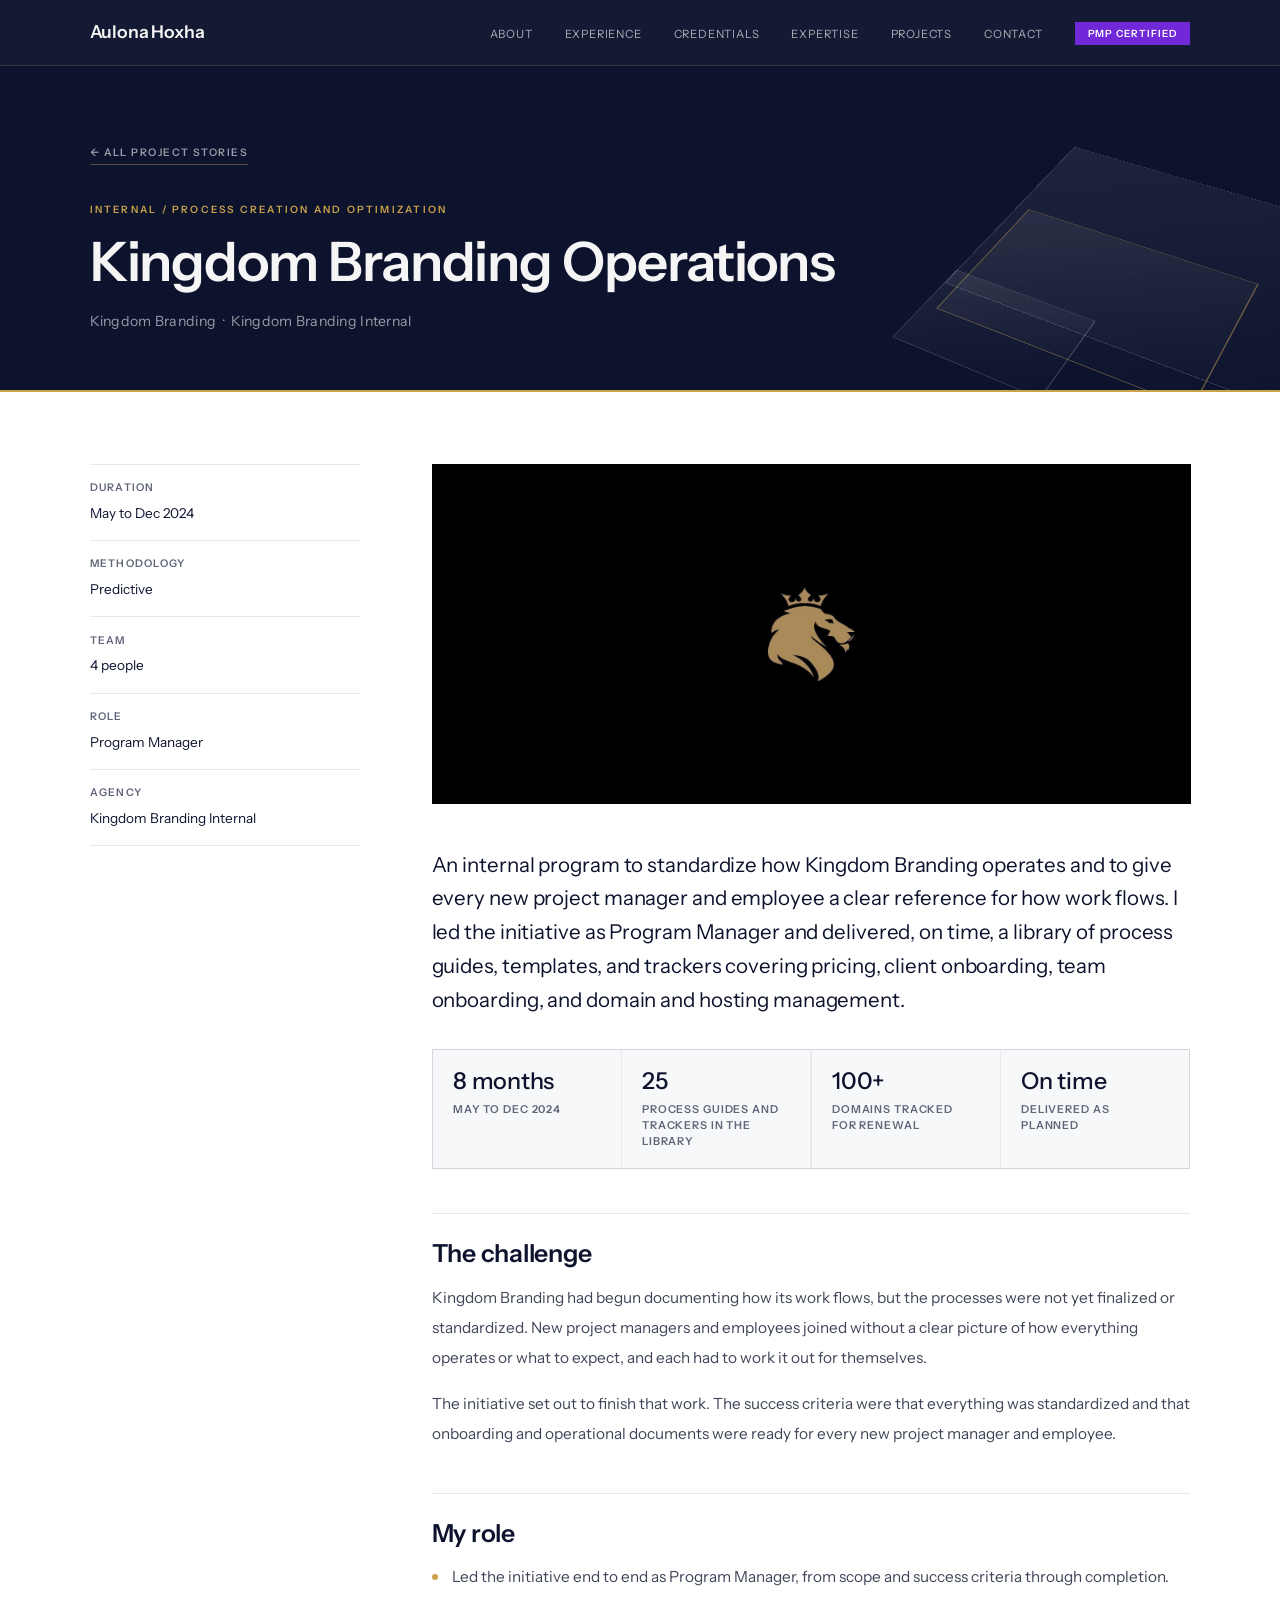
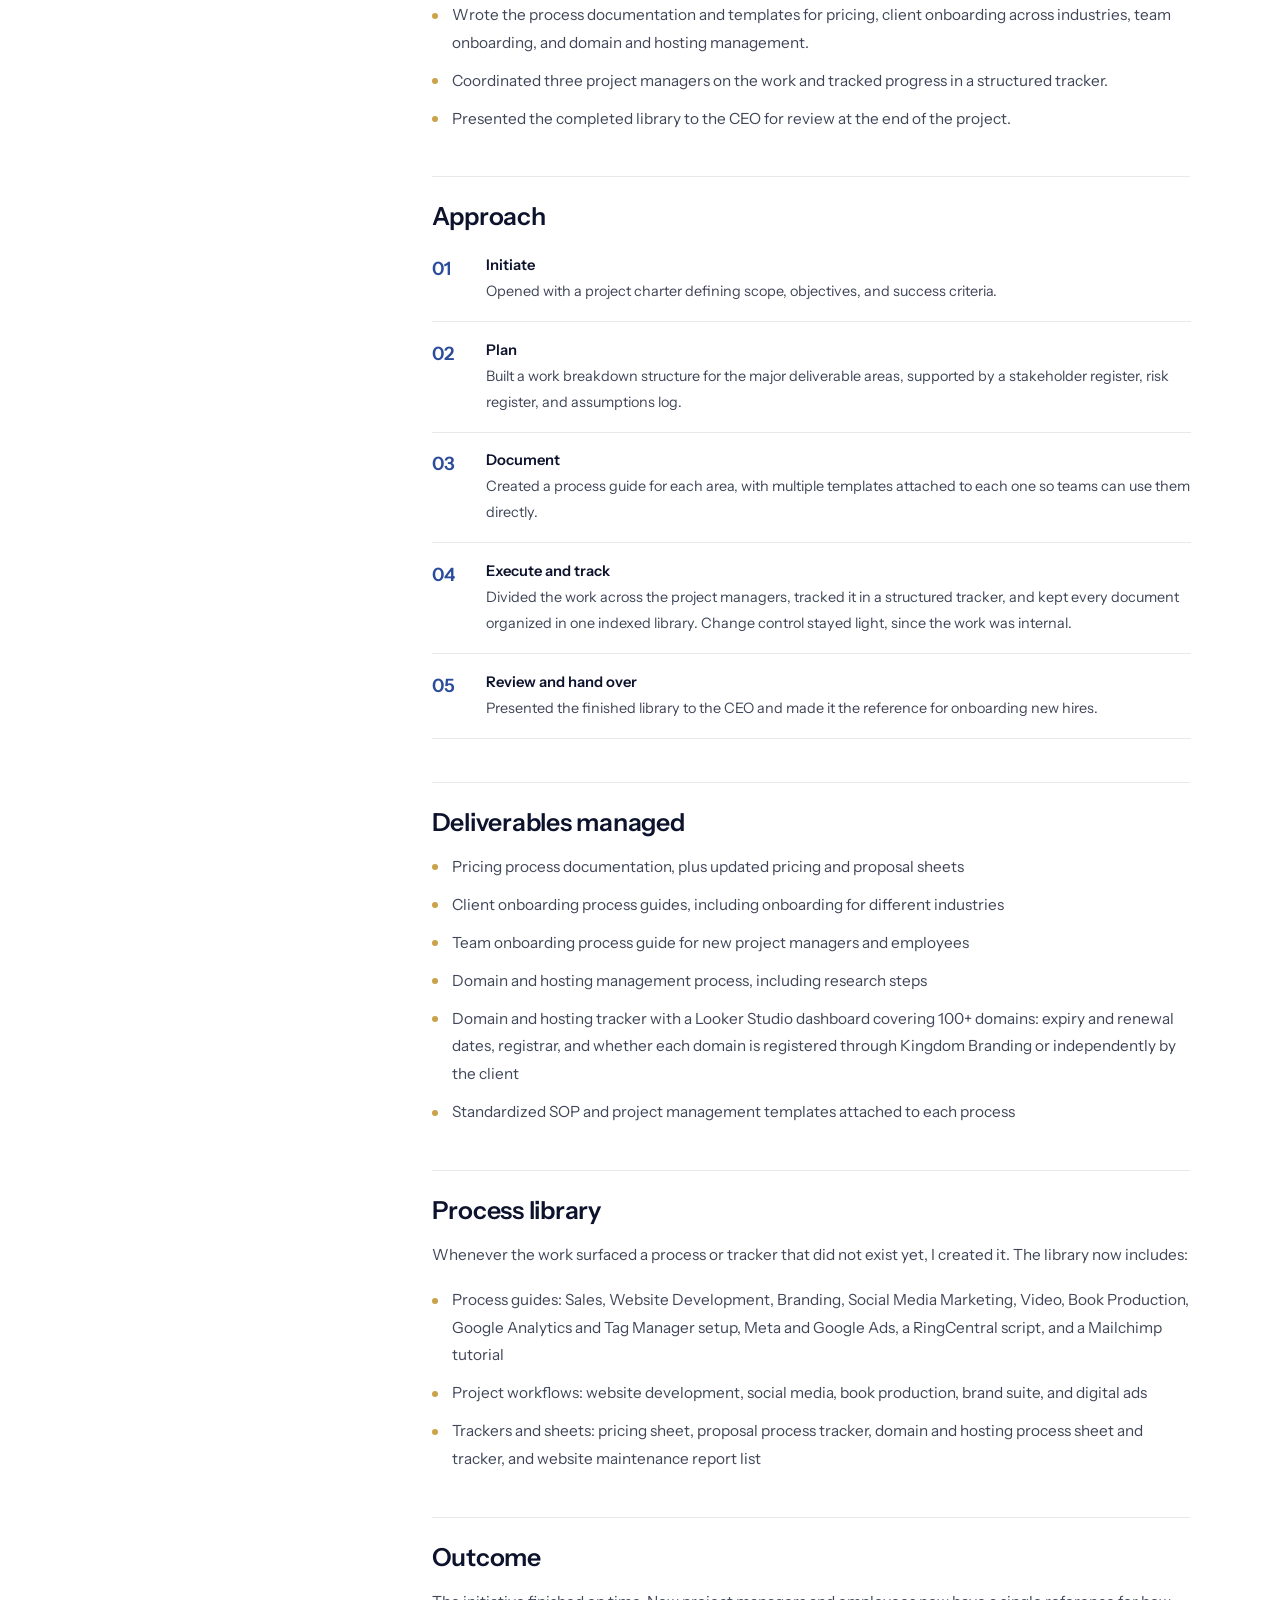
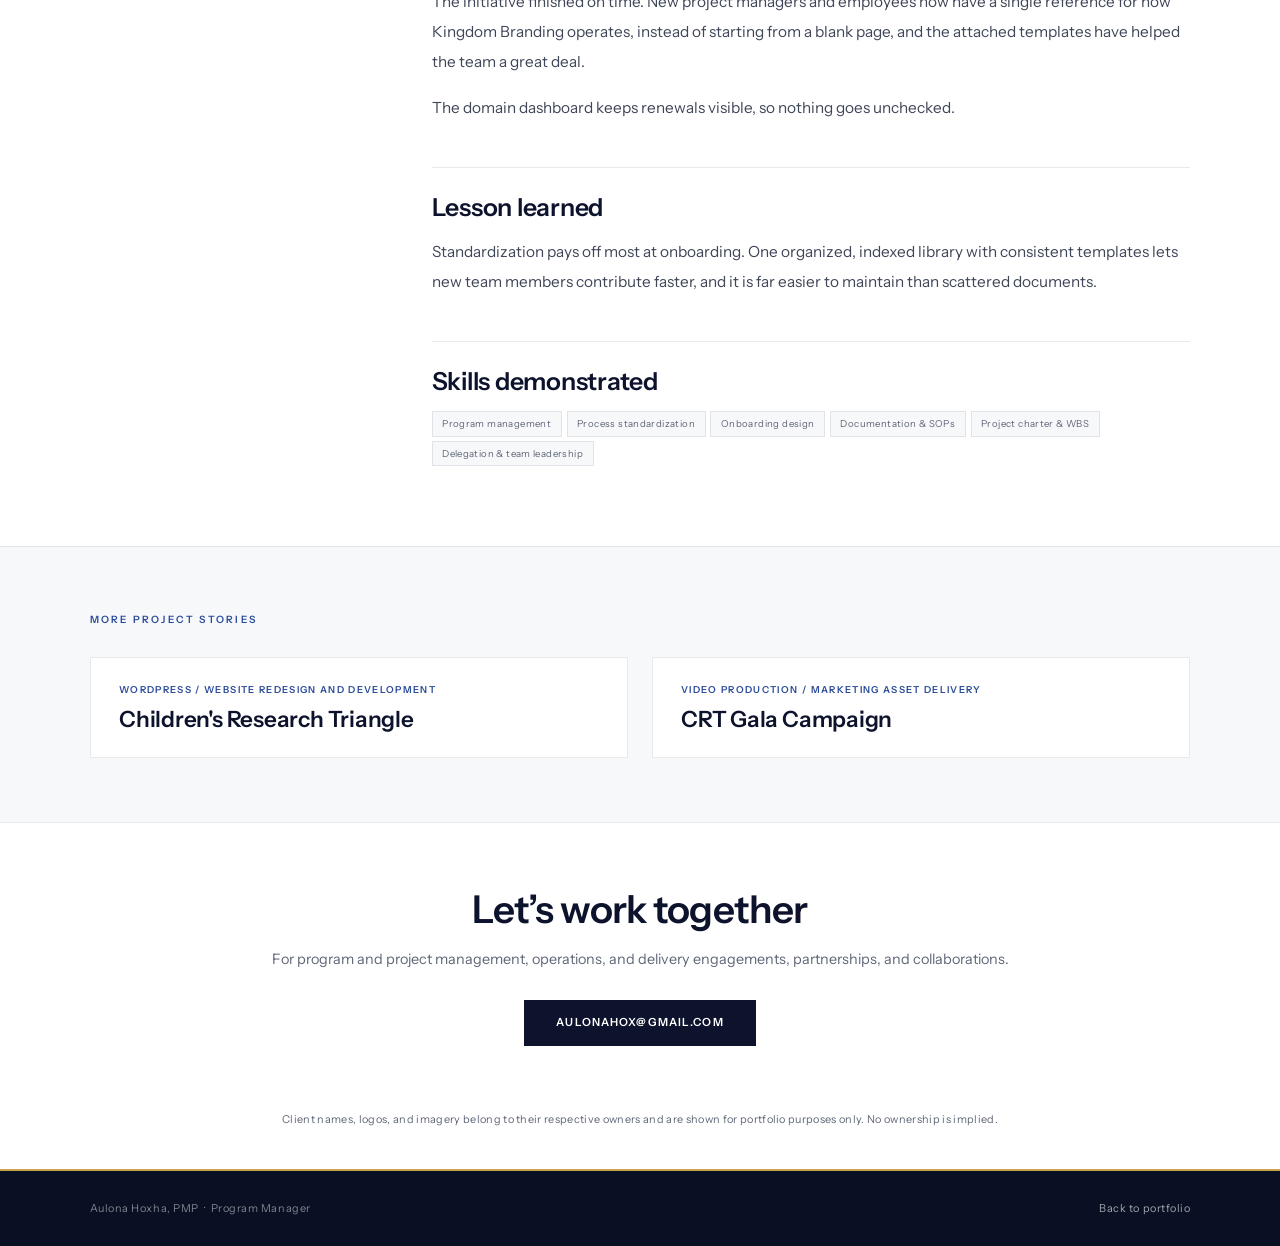
<file: projects/kingdom-branding-operations.html>
<!DOCTYPE html>
<html lang="en">
<head>
<meta charset="UTF-8">
<meta name="viewport" content="width=device-width, initial-scale=1.0">
<title>Kingdom Branding Operations | Case Study | Aulona Hoxha, PMP</title>
<meta name="description" content="Led an eight-month internal initiative that standardized how Kingdom Branding operates, producing process guides, templates, and trackers for pricing, client and team onboarding, and domain and hosting management, so new project managers and employees start with a clear reference.">
<link href="https://fonts.googleapis.com/css2?family=Instrument+Sans:ital,wght@0,400;0,500;0,600;0,700;1,400;1,500&display=swap" rel="stylesheet">
<link rel="icon" href="../assets/favicon.svg" type="image/svg+xml">
<link rel="canonical" href="https://aulonahox14.github.io/portfolio/projects/kingdom-branding-operations.html">
<meta property="og:type" content="website">
<meta property="og:site_name" content="Aulona Hoxha, PMP">
<meta property="og:title" content="Kingdom Branding Operations | Case Study | Aulona Hoxha, PMP">
<meta property="og:description" content="Led an eight-month internal initiative that standardized how Kingdom Branding operates, producing process guides, templates, and trackers for pricing, client and team onboarding, and domain and hosting management, so new project managers and employees start with a clear reference.">
<meta property="og:url" content="https://aulonahox14.github.io/portfolio/projects/kingdom-branding-operations.html">
<meta property="og:image" content="https://aulonahox14.github.io/portfolio/assets/og-image.jpg">
<meta name="twitter:card" content="summary_large_image">
<meta name="twitter:title" content="Kingdom Branding Operations | Case Study | Aulona Hoxha, PMP">
<meta name="twitter:description" content="Led an eight-month internal initiative that standardized how Kingdom Branding operates, producing process guides, templates, and trackers for pricing, client and team onboarding, and domain and hosting management, so new project managers and employees start with a clear reference.">
<meta name="twitter:image" content="https://aulonahox14.github.io/portfolio/assets/og-image.jpg">
<link rel="stylesheet" href="../assets/style.css">
</head>
<body>
<a class="skip" href="#main">Skip to main content</a>
<nav>
  <a href="../index.html" class="nav-logo">Aulona Hoxha</a>
  <button class="nav-toggle" type="button" aria-expanded="false" aria-controls="nav-links" aria-label="Open menu"><span></span><span></span><span></span></button>
  <ul class="nav-links" id="nav-links">
    <li><a href="../index.html#about">About</a></li>
    <li><a href="../index.html#experience">Experience</a></li>
    <li><a href="../index.html#credentials">Credentials</a></li>
    <li><a href="../index.html#expertise">Expertise</a></li>
    <li><a href="../index.html#projects">Projects</a></li>
    <li><a href="../index.html#contact">Contact</a></li>
    <li><span class="nav-pmp">PMP Certified</span></li>
  </ul>
</nav>
<main id="main">
<header class="case-hero">
  <a class="case-back" href="../index.html#projects">&larr; All project stories</a>
  <span class="s-label">Internal / Process Creation and Optimization</span>
  <h1>Kingdom Branding Operations</h1>
  <p class="case-sub">Kingdom Branding &nbsp;&middot;&nbsp; Kingdom Branding Internal</p>
  
</header>
<div class="case-wrap">
  <aside class="case-side">
    <div class="case-facts"><div class="pi"><span class="pk">Duration</span><span class="pv">May to Dec 2024</span></div><div class="pi"><span class="pk">Methodology</span><span class="pv">Predictive</span></div><div class="pi"><span class="pk">Team</span><span class="pv">4 people</span></div><div class="pi"><span class="pk">Role</span><span class="pv">Program Manager</span></div><div class="pi"><span class="pk">Agency</span><span class="pv">Kingdom Branding Internal</span></div></div>
    <div class="case-links"></div>
  </aside>
  <article class="case-main">
    <div class="case-media"><div class="proj-thumb kb-logo"><a><img src="../assets/img/kingdom-branding.jpg" alt="Kingdom Branding"></a></div></div>
    <p class="case-lead">An internal program to standardize how Kingdom Branding operates and to give every new project manager and employee a clear reference for how work flows. I led the initiative as Program Manager and delivered, on time, a library of process guides, templates, and trackers covering pricing, client onboarding, team onboarding, and domain and hosting management.</p>
<div class="case-stats"><div class="stat"><b>8 months</b><span>May to Dec 2024</span></div><div class="stat"><b>25</b><span>process guides and trackers in the library</span></div><div class="stat"><b>100+</b><span>domains tracked for renewal</span></div><div class="stat"><b>On time</b><span>Delivered as planned</span></div></div>
<h2>The challenge</h2>
<p>Kingdom Branding had begun documenting how its work flows, but the processes were not yet finalized or standardized. New project managers and employees joined without a clear picture of how everything operates or what to expect, and each had to work it out for themselves.</p>
<p>The initiative set out to finish that work. The success criteria were that everything was standardized and that onboarding and operational documents were ready for every new project manager and employee.</p>
<h2>My role</h2>
<ul class="case-list"><li>Led the initiative end to end as Program Manager, from scope and success criteria through completion.</li><li>Wrote the process documentation and templates for pricing, client onboarding across industries, team onboarding, and domain and hosting management.</li><li>Coordinated three project managers on the work and tracked progress in a structured tracker.</li><li>Presented the completed library to the CEO for review at the end of the project.</li></ul>
<h2>Approach</h2>
<ol class="case-steps"><li><b>Initiate</b><span>Opened with a project charter defining scope, objectives, and success criteria.</span></li><li><b>Plan</b><span>Built a work breakdown structure for the major deliverable areas, supported by a stakeholder register, risk register, and assumptions log.</span></li><li><b>Document</b><span>Created a process guide for each area, with multiple templates attached to each one so teams can use them directly.</span></li><li><b>Execute and track</b><span>Divided the work across the project managers, tracked it in a structured tracker, and kept every document organized in one indexed library. Change control stayed light, since the work was internal.</span></li><li><b>Review and hand over</b><span>Presented the finished library to the CEO and made it the reference for onboarding new hires.</span></li></ol>
<h2>Deliverables managed</h2>
<ul class="case-list"><li>Pricing process documentation, plus updated pricing and proposal sheets</li><li>Client onboarding process guides, including onboarding for different industries</li><li>Team onboarding process guide for new project managers and employees</li><li>Domain and hosting management process, including research steps</li><li>Domain and hosting tracker with a Looker Studio dashboard covering 100+ domains: expiry and renewal dates, registrar, and whether each domain is registered through Kingdom Branding or independently by the client</li><li>Standardized SOP and project management templates attached to each process</li></ul>
<h2>Process library</h2>
<p>Whenever the work surfaced a process or tracker that did not exist yet, I created it. The library now includes:</p>
<ul class="case-list"><li>Process guides: Sales, Website Development, Branding, Social Media Marketing, Video, Book Production, Google Analytics and Tag Manager setup, Meta and Google Ads, a RingCentral script, and a Mailchimp tutorial</li><li>Project workflows: website development, social media, book production, brand suite, and digital ads</li><li>Trackers and sheets: pricing sheet, proposal process tracker, domain and hosting process sheet and tracker, and website maintenance report list</li></ul>
<h2>Outcome</h2>
<p>The initiative finished on time. New project managers and employees now have a single reference for how Kingdom Branding operates, instead of starting from a blank page, and the attached templates have helped the team a great deal.</p>
<p>The domain dashboard keeps renewals visible, so nothing goes unchecked.</p>
<h2>Lesson learned</h2>
<p>Standardization pays off most at onboarding. One organized, indexed library with consistent templates lets new team members contribute faster, and it is far easier to maintain than scattered documents.</p>

    <h2>Skills demonstrated</h2>
    <div class="proj-tags"><span class="tag">Program management</span><span class="tag">Process standardization</span><span class="tag">Onboarding design</span><span class="tag">Documentation &amp; SOPs</span><span class="tag">Project charter &amp; WBS</span><span class="tag">Delegation &amp; team leadership</span></div>
  </article>
</div>
<section class="case-more">
  <span class="s-label">More project stories</span>
  <div class="more-grid"><a class="more-card" href="childrens-research-triangle.html"><p class="proj-type">WordPress / Website Redesign and Development</p><h3 class="proj-name">Children&#x27;s Research Triangle</h3></a><a class="more-card" href="crt-gala-campaign.html"><p class="proj-type">Video Production / Marketing Asset Delivery</p><h3 class="proj-name">CRT Gala Campaign</h3></a></div>
</section>
<section class="case-cta">
  <h2 class="s-title">Let&rsquo;s work together</h2>
  <p>For program and project management, operations, and delivery engagements, partnerships, and collaborations.</p>
  <a class="btn btn-solid" href="mailto:aulonahox@gmail.com">aulonahox@gmail.com</a>
</section>
<p class="case-note">Client names, logos, and imagery belong to their respective owners and are shown for portfolio purposes only. No ownership is implied.</p>
</main>
<footer>
  <span>Aulona Hoxha, PMP &nbsp;&middot;&nbsp; Program Manager</span>
  <a href="../index.html">Back to portfolio</a>
</footer>
<script src="../assets/site.js" defer></script>
<script src="../assets/story.js" defer></script>
</body>
</html>
</file>
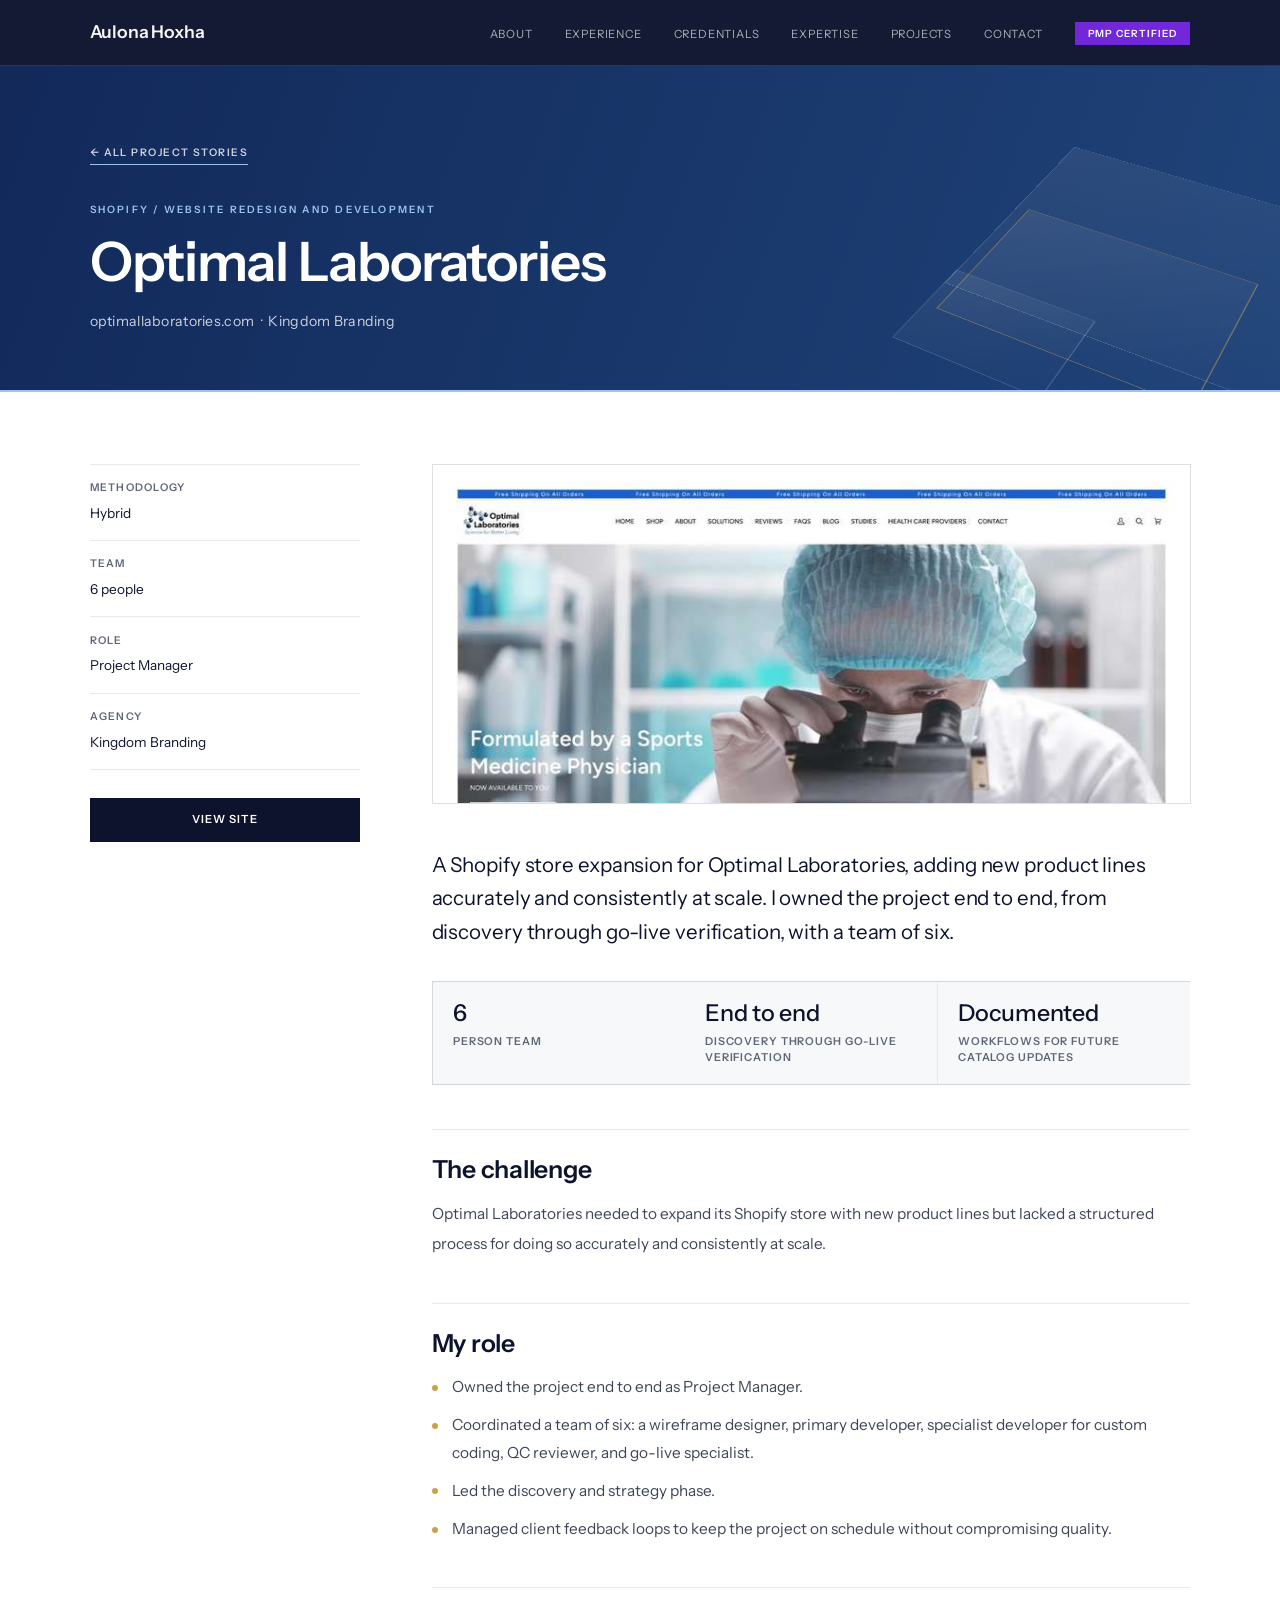
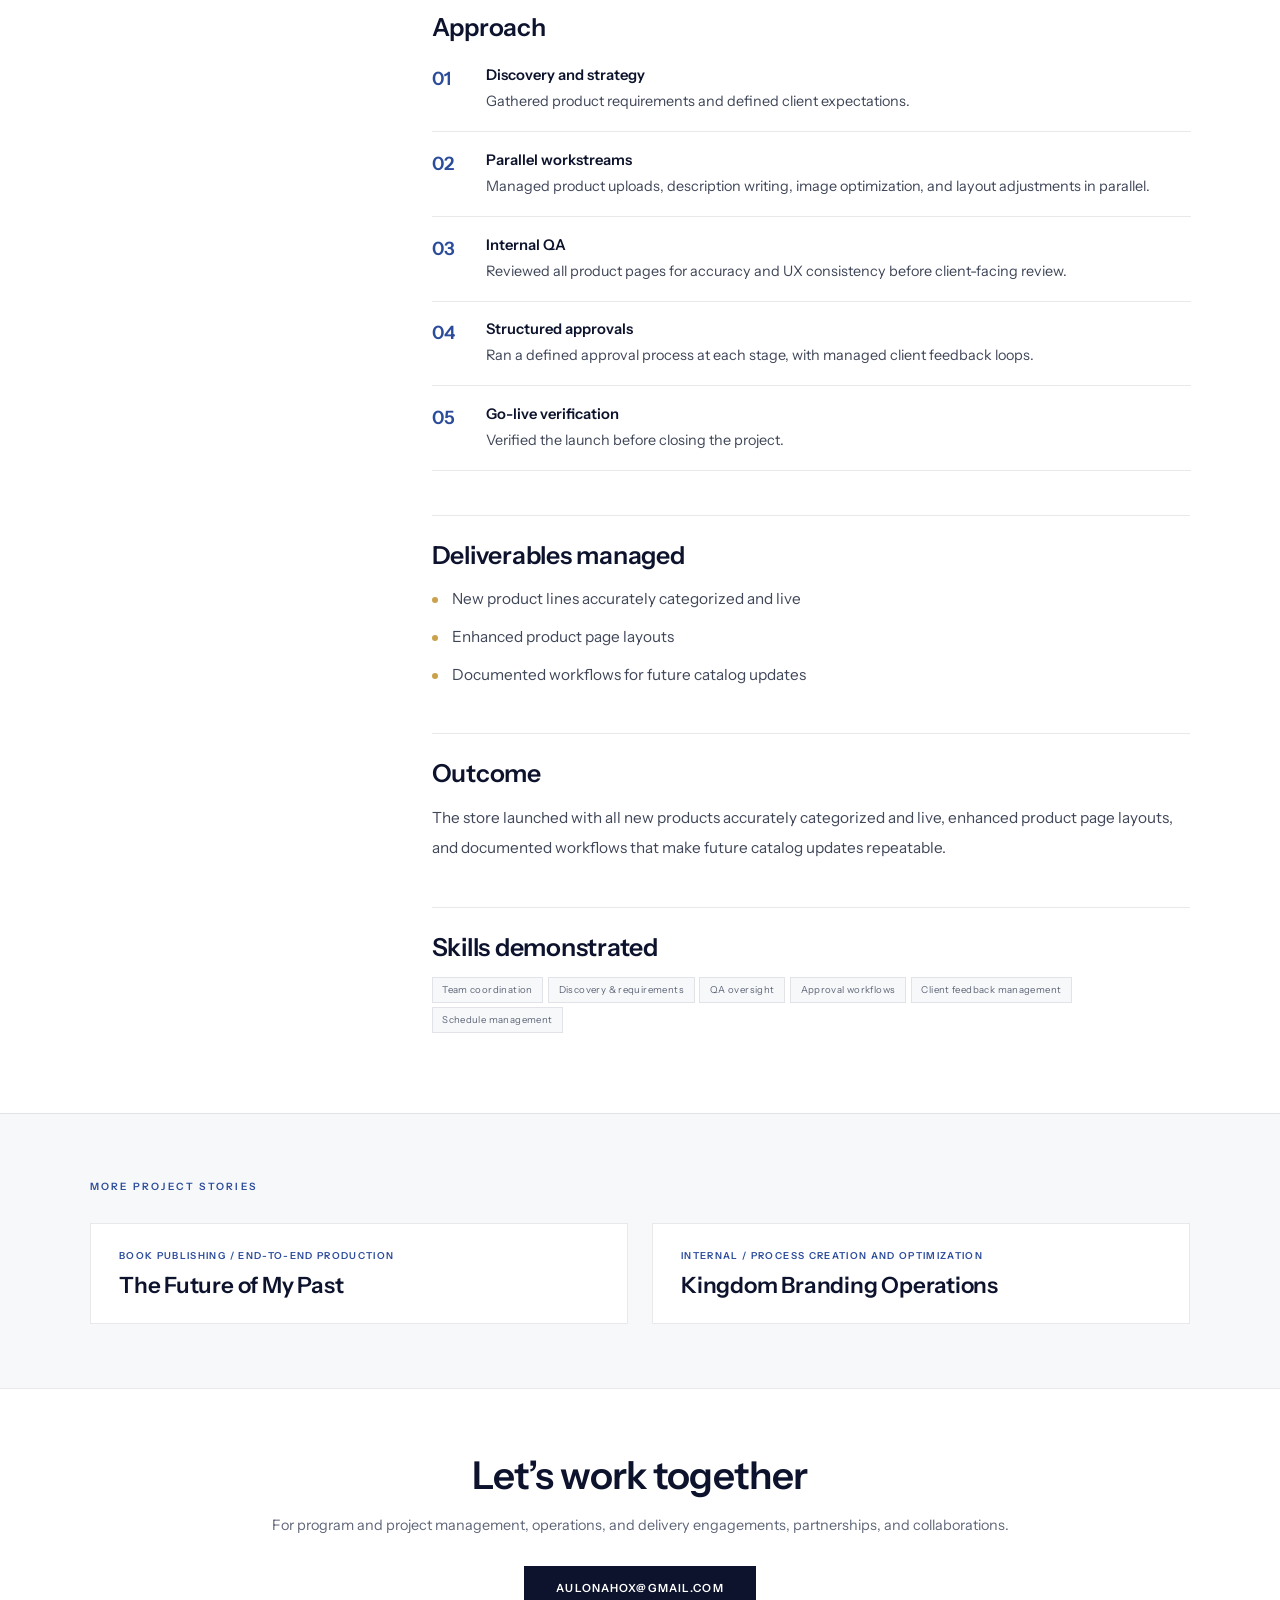
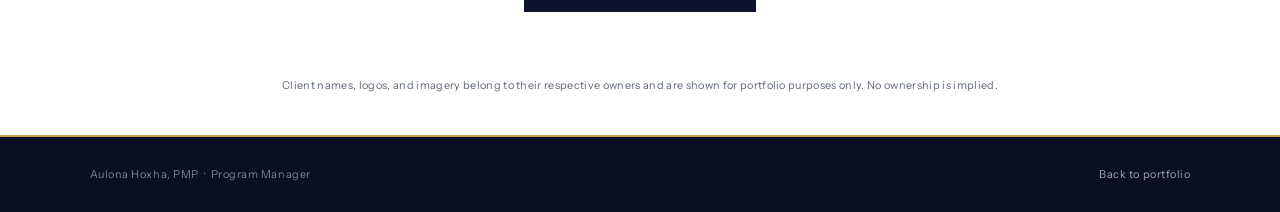
<file: projects/optimal-laboratories.html>
<!DOCTYPE html>
<html lang="en">
<head>
<meta charset="UTF-8">
<meta name="viewport" content="width=device-width, initial-scale=1.0">
<title>Optimal Laboratories | Case Study | Aulona Hoxha, PMP</title>
<meta name="description" content="Owned a Shopify catalog expansion end to end with a six-person team, from discovery through go-live verification, leaving documented workflows for future catalog updates.">
<link href="https://fonts.googleapis.com/css2?family=Instrument+Sans:ital,wght@0,400;0,500;0,600;0,700;1,400;1,500&display=swap" rel="stylesheet">
<link rel="icon" href="../assets/favicon.svg" type="image/svg+xml">
<link rel="canonical" href="https://aulonahox14.github.io/portfolio/projects/optimal-laboratories.html">
<meta property="og:type" content="website">
<meta property="og:site_name" content="Aulona Hoxha, PMP">
<meta property="og:title" content="Optimal Laboratories | Case Study | Aulona Hoxha, PMP">
<meta property="og:description" content="Owned a Shopify catalog expansion end to end with a six-person team, from discovery through go-live verification, leaving documented workflows for future catalog updates.">
<meta property="og:url" content="https://aulonahox14.github.io/portfolio/projects/optimal-laboratories.html">
<meta property="og:image" content="https://aulonahox14.github.io/portfolio/assets/og-image.jpg">
<meta name="twitter:card" content="summary_large_image">
<meta name="twitter:title" content="Optimal Laboratories | Case Study | Aulona Hoxha, PMP">
<meta name="twitter:description" content="Owned a Shopify catalog expansion end to end with a six-person team, from discovery through go-live verification, leaving documented workflows for future catalog updates.">
<meta name="twitter:image" content="https://aulonahox14.github.io/portfolio/assets/og-image.jpg">
<link rel="stylesheet" href="../assets/style.css">
</head>
<body>
<a class="skip" href="#main">Skip to main content</a>
<nav>
  <a href="../index.html" class="nav-logo">Aulona Hoxha</a>
  <button class="nav-toggle" type="button" aria-expanded="false" aria-controls="nav-links" aria-label="Open menu"><span></span><span></span><span></span></button>
  <ul class="nav-links" id="nav-links">
    <li><a href="../index.html#about">About</a></li>
    <li><a href="../index.html#experience">Experience</a></li>
    <li><a href="../index.html#credentials">Credentials</a></li>
    <li><a href="../index.html#expertise">Expertise</a></li>
    <li><a href="../index.html#projects">Projects</a></li>
    <li><a href="../index.html#contact">Contact</a></li>
    <li><span class="nav-pmp">PMP Certified</span></li>
  </ul>
</nav>
<main id="main">
<header class="case-hero" style="--hero-bg:linear-gradient(110deg,#12295A 0%,#1F4379 100%);--hero-ink:#FFFFFF;--hero-accent:#9CC3F4;--hero-sub:rgba(255,255,255,.78);--hero-line:#9CC3F4">
  <a class="case-back" href="../index.html#projects">&larr; All project stories</a>
  <span class="s-label">Shopify / Website Redesign and Development</span>
  <h1>Optimal Laboratories</h1>
  <p class="case-sub">optimallaboratories.com &nbsp;&middot;&nbsp; Kingdom Branding</p>
  
</header>
<div class="case-wrap">
  <aside class="case-side">
    <div class="case-facts"><div class="pi"><span class="pk">Methodology</span><span class="pv">Hybrid</span></div><div class="pi"><span class="pk">Team</span><span class="pv">6 people</span></div><div class="pi"><span class="pk">Role</span><span class="pv">Project Manager</span></div><div class="pi"><span class="pk">Agency</span><span class="pv">Kingdom Branding</span></div></div>
    <div class="case-links"><a class="btn btn-solid" href="https://optimallaboratories.com/" target="_blank" rel="noopener">View Site</a></div>
  </aside>
  <article class="case-main">
    <div class="case-media"><div class="proj-thumb"><a><img src="../assets/img/optimal-laboratories-website.jpg" alt="Optimal Laboratories website"></a></div></div>
    <p class="case-lead">A Shopify store expansion for Optimal Laboratories, adding new product lines accurately and consistently at scale. I owned the project end to end, from discovery through go-live verification, with a team of six.</p>
<div class="case-stats"><div class="stat"><b>6</b><span>person team</span></div><div class="stat"><b>End to end</b><span>Discovery through go-live verification</span></div><div class="stat"><b>Documented</b><span>Workflows for future catalog updates</span></div></div>
<h2>The challenge</h2>
<p>Optimal Laboratories needed to expand its Shopify store with new product lines but lacked a structured process for doing so accurately and consistently at scale.</p>
<h2>My role</h2>
<ul class="case-list"><li>Owned the project end to end as Project Manager.</li><li>Coordinated a team of six: a wireframe designer, primary developer, specialist developer for custom coding, QC reviewer, and go-live specialist.</li><li>Led the discovery and strategy phase.</li><li>Managed client feedback loops to keep the project on schedule without compromising quality.</li></ul>
<h2>Approach</h2>
<ol class="case-steps"><li><b>Discovery and strategy</b><span>Gathered product requirements and defined client expectations.</span></li><li><b>Parallel workstreams</b><span>Managed product uploads, description writing, image optimization, and layout adjustments in parallel.</span></li><li><b>Internal QA</b><span>Reviewed all product pages for accuracy and UX consistency before client-facing review.</span></li><li><b>Structured approvals</b><span>Ran a defined approval process at each stage, with managed client feedback loops.</span></li><li><b>Go-live verification</b><span>Verified the launch before closing the project.</span></li></ol>
<h2>Deliverables managed</h2>
<ul class="case-list"><li>New product lines accurately categorized and live</li><li>Enhanced product page layouts</li><li>Documented workflows for future catalog updates</li></ul>
<h2>Outcome</h2>
<p>The store launched with all new products accurately categorized and live, enhanced product page layouts, and documented workflows that make future catalog updates repeatable.</p>

    <h2>Skills demonstrated</h2>
    <div class="proj-tags"><span class="tag">Team coordination</span><span class="tag">Discovery &amp; requirements</span><span class="tag">QA oversight</span><span class="tag">Approval workflows</span><span class="tag">Client feedback management</span><span class="tag">Schedule management</span></div>
  </article>
</div>
<section class="case-more">
  <span class="s-label">More project stories</span>
  <div class="more-grid"><a class="more-card" href="the-future-of-my-past.html"><p class="proj-type">Book Publishing / End-to-End Production</p><h3 class="proj-name">The Future of My Past</h3></a><a class="more-card" href="kingdom-branding-operations.html"><p class="proj-type">Internal / Process Creation and Optimization</p><h3 class="proj-name">Kingdom Branding Operations</h3></a></div>
</section>
<section class="case-cta">
  <h2 class="s-title">Let&rsquo;s work together</h2>
  <p>For program and project management, operations, and delivery engagements, partnerships, and collaborations.</p>
  <a class="btn btn-solid" href="mailto:aulonahox@gmail.com">aulonahox@gmail.com</a>
</section>
<p class="case-note">Client names, logos, and imagery belong to their respective owners and are shown for portfolio purposes only. No ownership is implied.</p>
</main>
<footer>
  <span>Aulona Hoxha, PMP &nbsp;&middot;&nbsp; Program Manager</span>
  <a href="../index.html">Back to portfolio</a>
</footer>
<script src="../assets/site.js" defer></script>
<script src="../assets/story.js" defer></script>
</body>
</html>
</file>
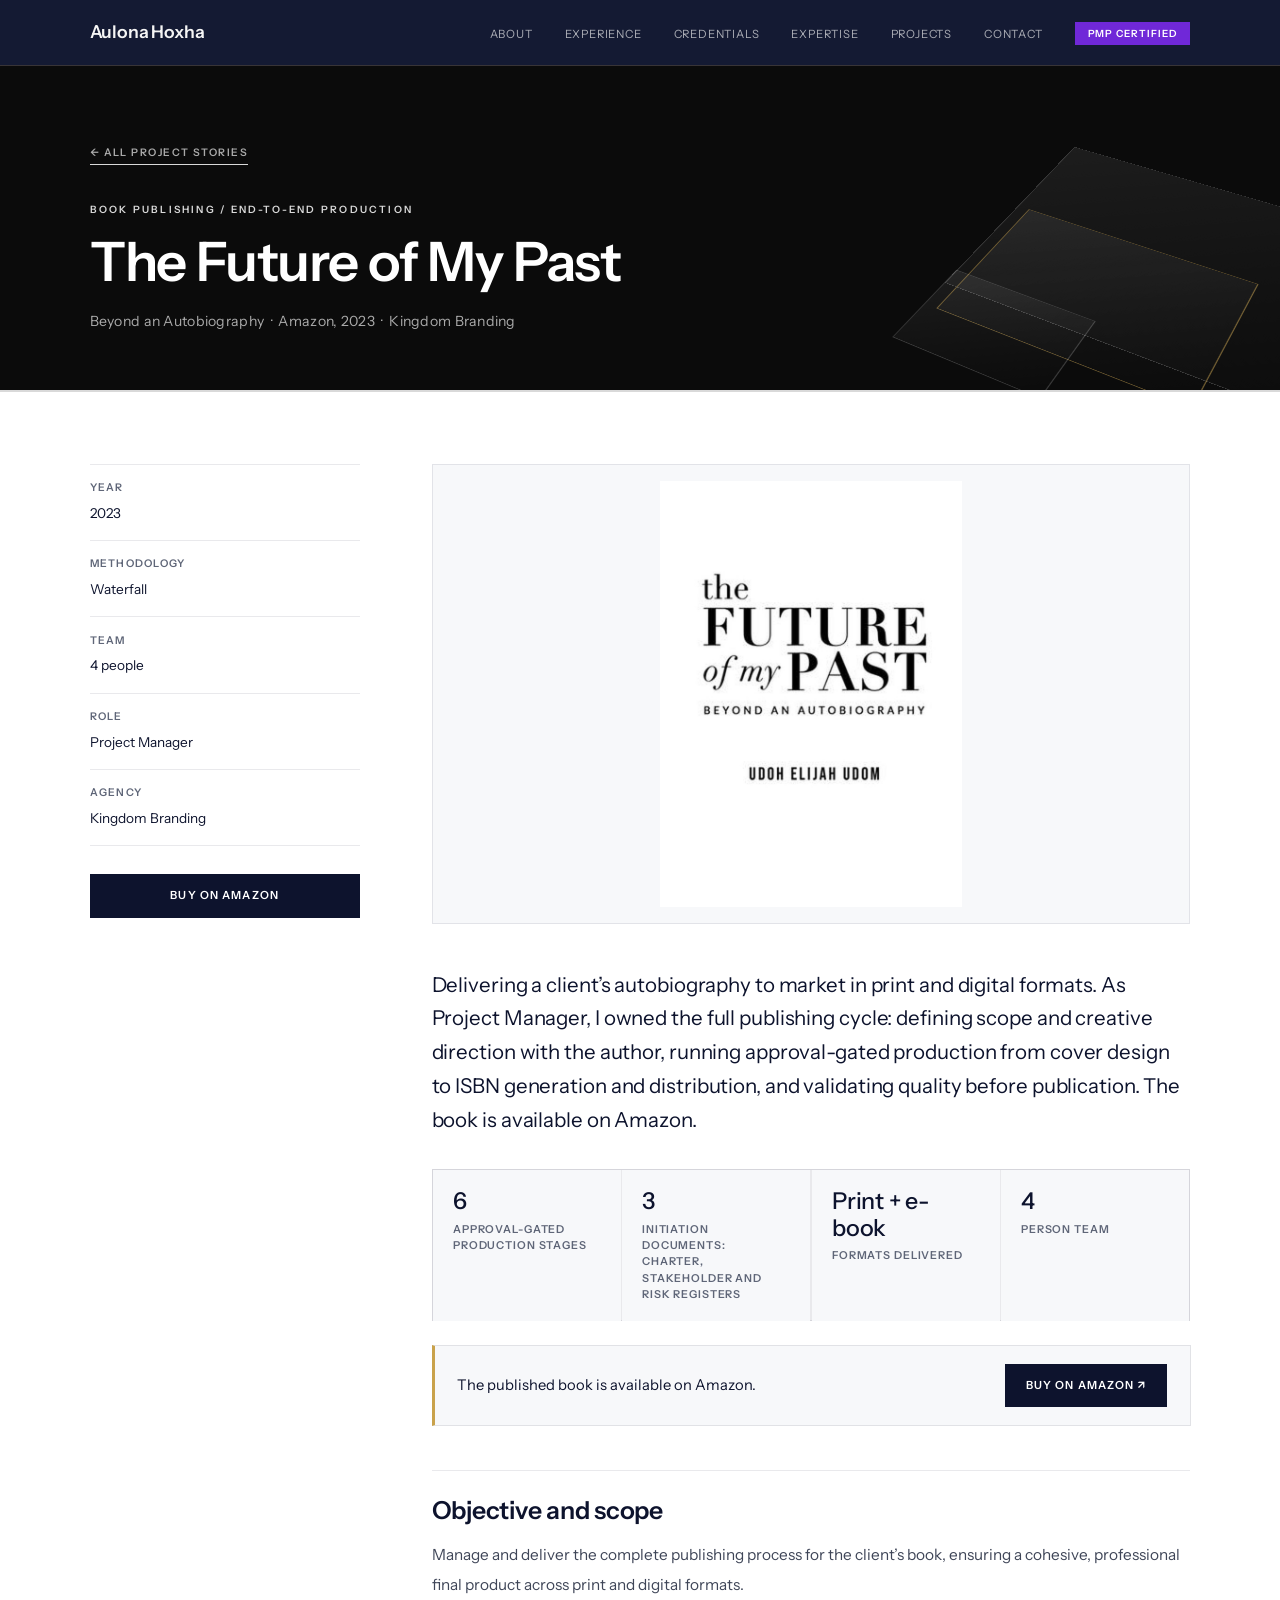
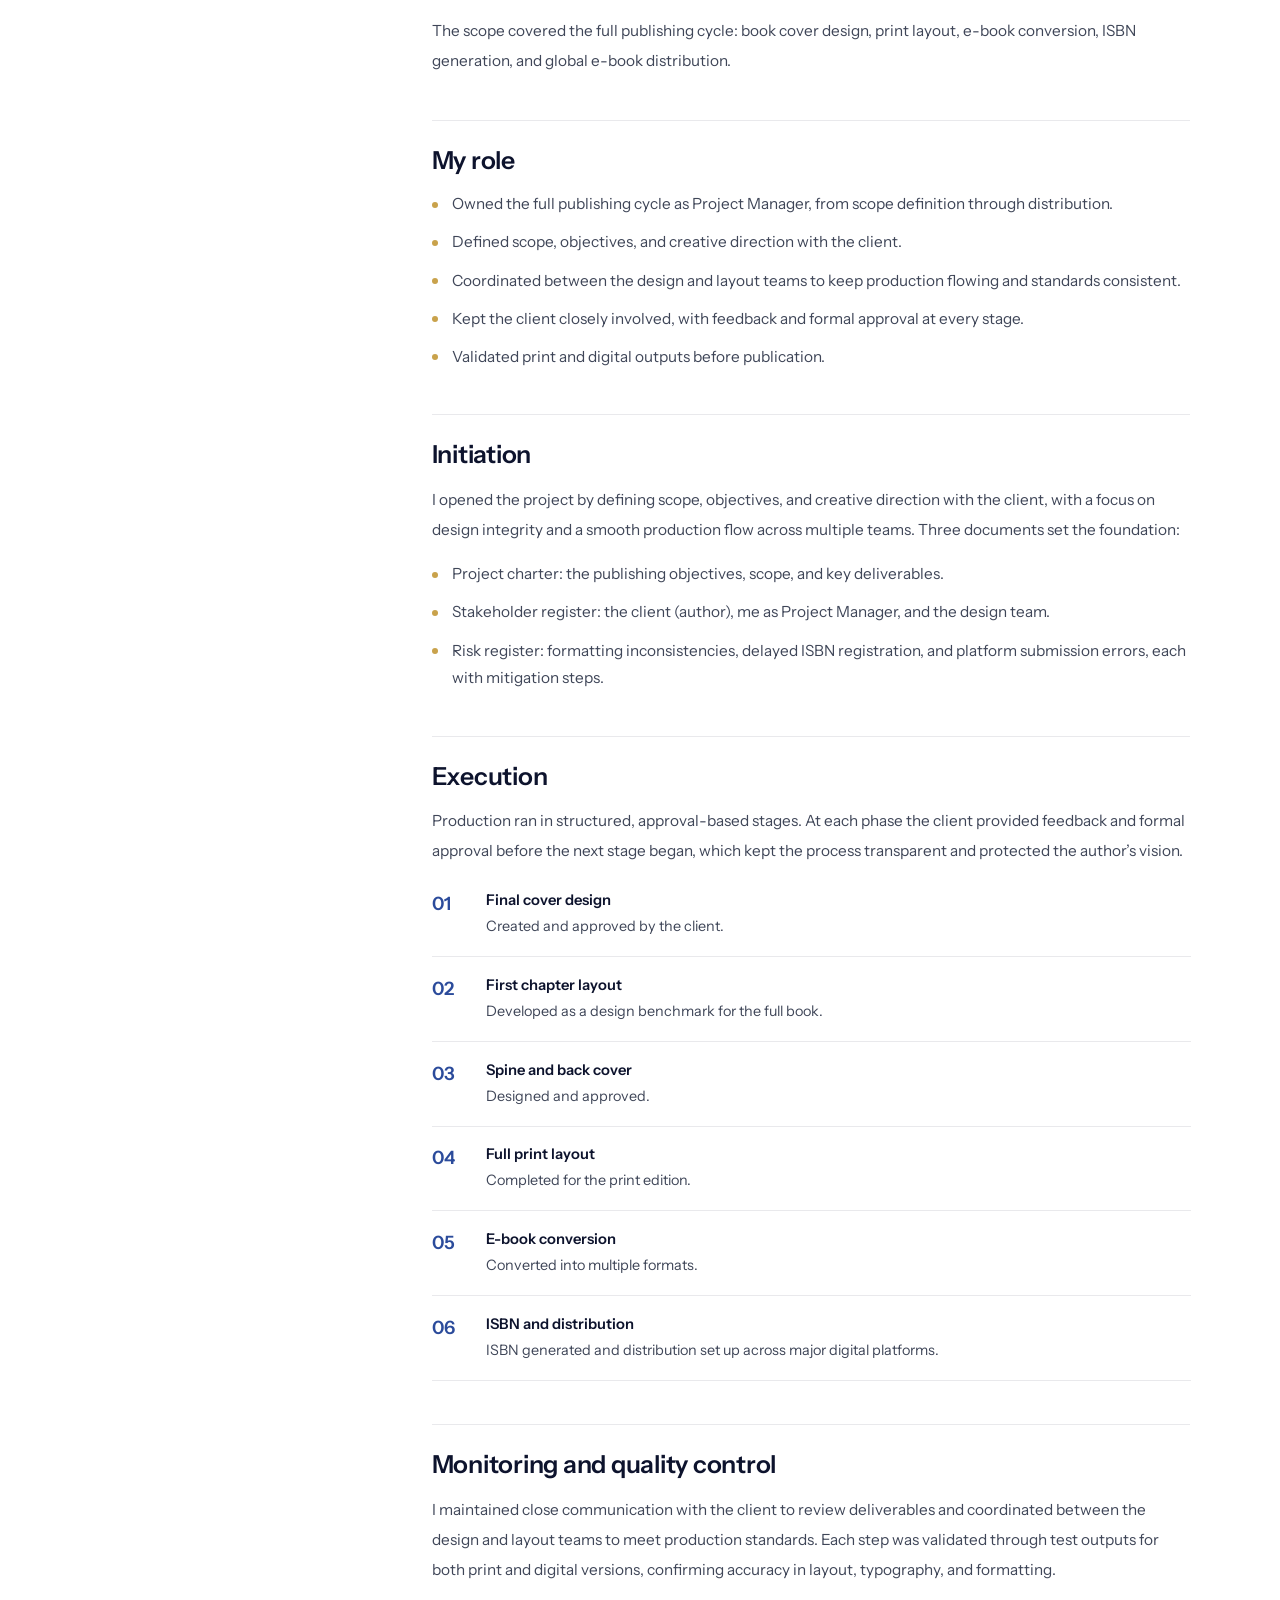
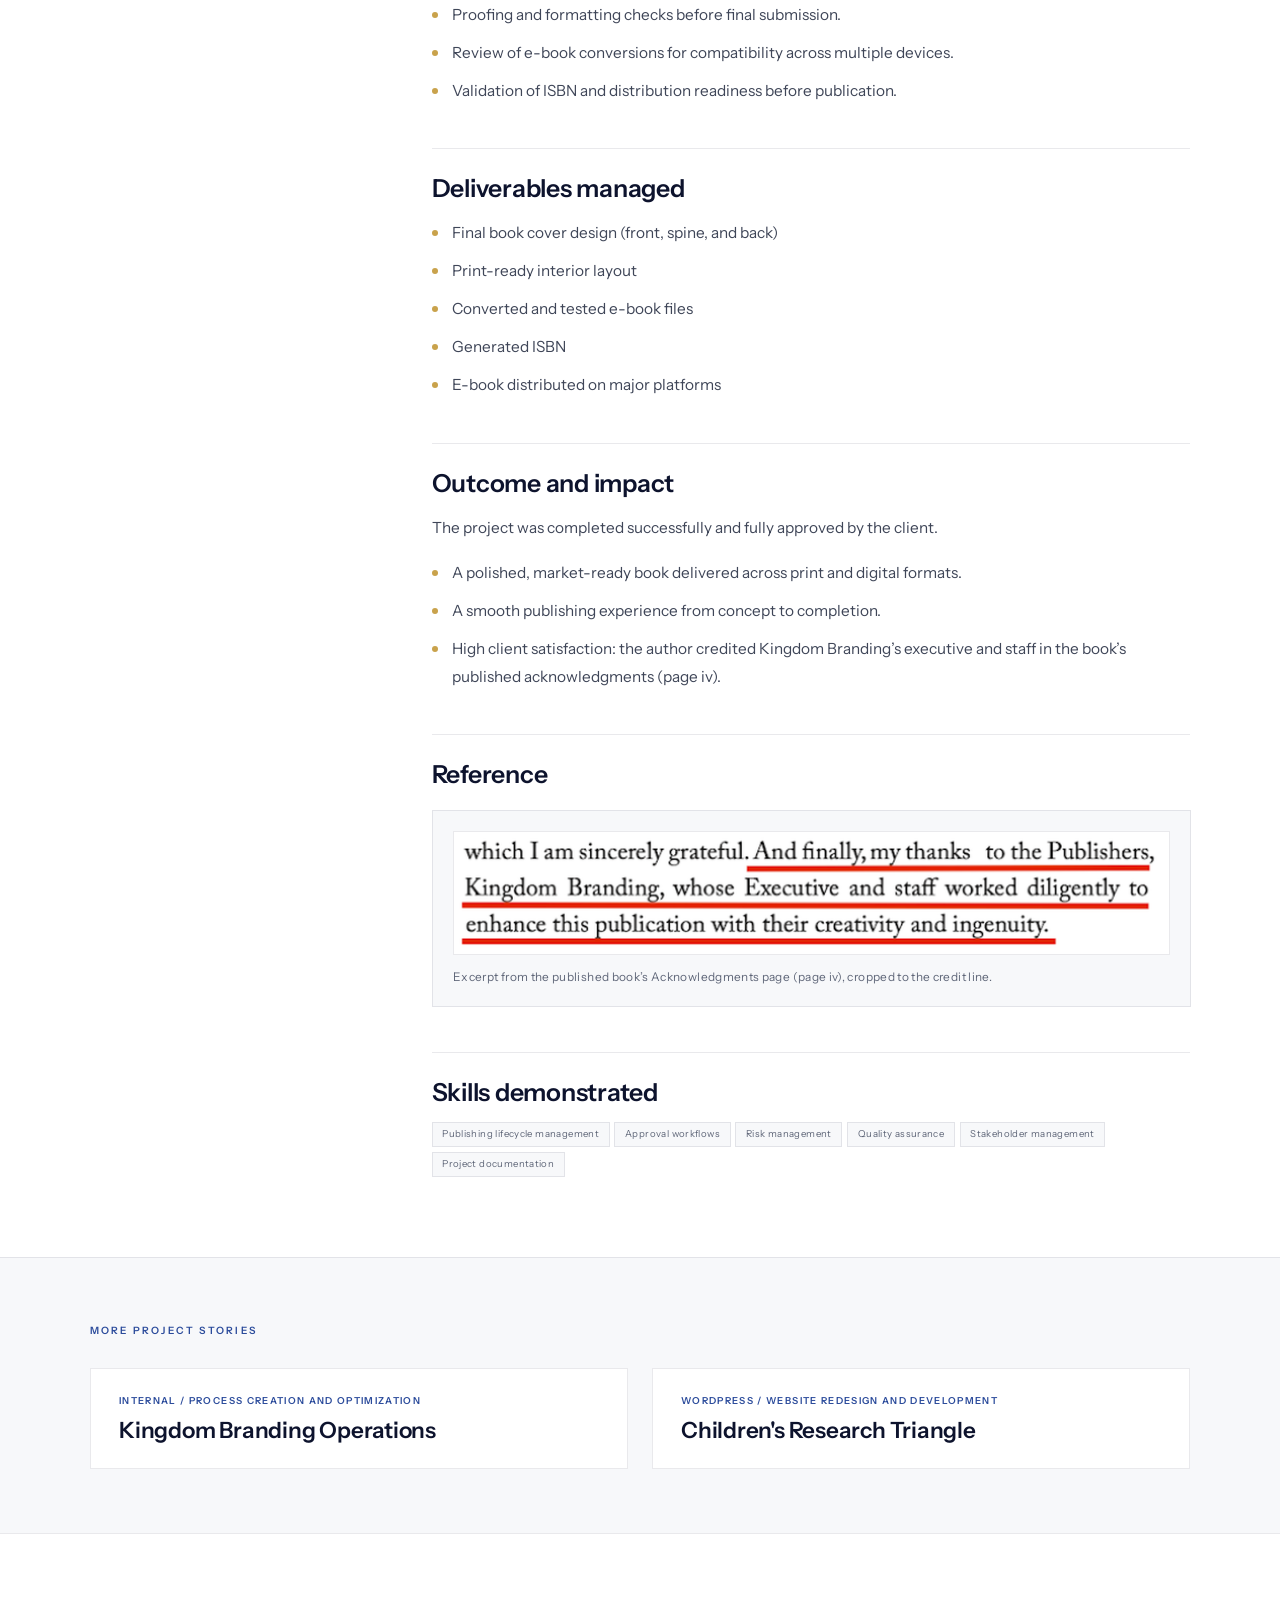
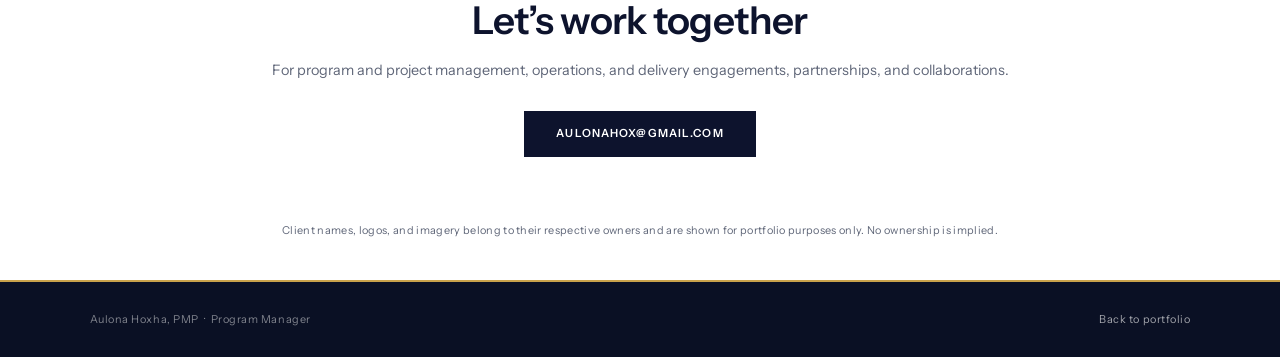
<file: projects/the-future-of-my-past.html>
<!DOCTYPE html>
<html lang="en">
<head>
<meta charset="UTF-8">
<meta name="viewport" content="width=device-width, initial-scale=1.0">
<title>The Future of My Past | Case Study | Aulona Hoxha, PMP</title>
<meta name="description" content="Managed the full publishing cycle for a client’s autobiography across print and digital, with six approval-gated stages from cover design to ISBN generation and distribution, and quality validation before publication.">
<link href="https://fonts.googleapis.com/css2?family=Instrument+Sans:ital,wght@0,400;0,500;0,600;0,700;1,400;1,500&display=swap" rel="stylesheet">
<link rel="icon" href="../assets/favicon.svg" type="image/svg+xml">
<link rel="canonical" href="https://aulonahox14.github.io/portfolio/projects/the-future-of-my-past.html">
<meta property="og:type" content="website">
<meta property="og:site_name" content="Aulona Hoxha, PMP">
<meta property="og:title" content="The Future of My Past | Case Study | Aulona Hoxha, PMP">
<meta property="og:description" content="Managed the full publishing cycle for a client’s autobiography across print and digital, with six approval-gated stages from cover design to ISBN generation and distribution, and quality validation before publication.">
<meta property="og:url" content="https://aulonahox14.github.io/portfolio/projects/the-future-of-my-past.html">
<meta property="og:image" content="https://aulonahox14.github.io/portfolio/assets/og-image.jpg">
<meta name="twitter:card" content="summary_large_image">
<meta name="twitter:title" content="The Future of My Past | Case Study | Aulona Hoxha, PMP">
<meta name="twitter:description" content="Managed the full publishing cycle for a client’s autobiography across print and digital, with six approval-gated stages from cover design to ISBN generation and distribution, and quality validation before publication.">
<meta name="twitter:image" content="https://aulonahox14.github.io/portfolio/assets/og-image.jpg">
<link rel="stylesheet" href="../assets/style.css">
</head>
<body>
<a class="skip" href="#main">Skip to main content</a>
<nav>
  <a href="../index.html" class="nav-logo">Aulona Hoxha</a>
  <button class="nav-toggle" type="button" aria-expanded="false" aria-controls="nav-links" aria-label="Open menu"><span></span><span></span><span></span></button>
  <ul class="nav-links" id="nav-links">
    <li><a href="../index.html#about">About</a></li>
    <li><a href="../index.html#experience">Experience</a></li>
    <li><a href="../index.html#credentials">Credentials</a></li>
    <li><a href="../index.html#expertise">Expertise</a></li>
    <li><a href="../index.html#projects">Projects</a></li>
    <li><a href="../index.html#contact">Contact</a></li>
    <li><span class="nav-pmp">PMP Certified</span></li>
  </ul>
</nav>
<main id="main">
<header class="case-hero" style="--hero-bg:#0B0B0B;--hero-ink:#FFFFFF;--hero-accent:#D9D9D9;--hero-sub:rgba(255,255,255,.65);--hero-line:#D9D9D9">
  <a class="case-back" href="../index.html#projects">&larr; All project stories</a>
  <span class="s-label">Book Publishing / End-to-End Production</span>
  <h1>The Future of My Past</h1>
  <p class="case-sub">Beyond an Autobiography &nbsp;&middot;&nbsp; Amazon, 2023 &nbsp;&middot;&nbsp; Kingdom Branding</p>
  
</header>
<div class="case-wrap">
  <aside class="case-side">
    <div class="case-facts"><div class="pi"><span class="pk">Year</span><span class="pv">2023</span></div><div class="pi"><span class="pk">Methodology</span><span class="pv">Waterfall</span></div><div class="pi"><span class="pk">Team</span><span class="pv">4 people</span></div><div class="pi"><span class="pk">Role</span><span class="pv">Project Manager</span></div><div class="pi"><span class="pk">Agency</span><span class="pv">Kingdom Branding</span></div></div>
    <div class="case-links"><a class="btn btn-solid" href="https://www.amazon.com/dp/B08Y4FJ7NQ" target="_blank" rel="noopener">Buy on Amazon</a></div>
  </aside>
  <article class="case-main">
    <div class="case-media"><div class="proj-thumb book"><a><img src="../assets/img/the-future-of-my-past-cover.jpg" alt="The Future of My Past book cover"></a></div></div>
    <p class="case-lead">Delivering a client’s autobiography to market in print and digital formats. As Project Manager, I owned the full publishing cycle: defining scope and creative direction with the author, running approval-gated production from cover design to ISBN generation and distribution, and validating quality before publication. The book is available on Amazon.</p>
<div class="case-stats"><div class="stat"><b>6</b><span>approval-gated production stages</span></div><div class="stat"><b>3</b><span>initiation documents: charter, stakeholder and risk registers</span></div><div class="stat"><b>Print + e-book</b><span>Formats delivered</span></div><div class="stat"><b>4</b><span>person team</span></div></div>
<div class="case-callout"><span>The published book is available on Amazon.</span><a class="btn btn-solid" href="https://www.amazon.com/dp/B08Y4FJ7NQ" target="_blank" rel="noopener">Buy on Amazon &#8599;</a></div>
<h2>Objective and scope</h2>
<p>Manage and deliver the complete publishing process for the client’s book, ensuring a cohesive, professional final product across print and digital formats.</p>
<p>The scope covered the full publishing cycle: book cover design, print layout, e-book conversion, ISBN generation, and global e-book distribution.</p>
<h2>My role</h2>
<ul class="case-list"><li>Owned the full publishing cycle as Project Manager, from scope definition through distribution.</li><li>Defined scope, objectives, and creative direction with the client.</li><li>Coordinated between the design and layout teams to keep production flowing and standards consistent.</li><li>Kept the client closely involved, with feedback and formal approval at every stage.</li><li>Validated print and digital outputs before publication.</li></ul>
<h2>Initiation</h2>
<p>I opened the project by defining scope, objectives, and creative direction with the client, with a focus on design integrity and a smooth production flow across multiple teams. Three documents set the foundation:</p>
<ul class="case-list"><li>Project charter: the publishing objectives, scope, and key deliverables.</li><li>Stakeholder register: the client (author), me as Project Manager, and the design team.</li><li>Risk register: formatting inconsistencies, delayed ISBN registration, and platform submission errors, each with mitigation steps.</li></ul>
<h2>Execution</h2>
<p>Production ran in structured, approval-based stages. At each phase the client provided feedback and formal approval before the next stage began, which kept the process transparent and protected the author’s vision.</p>
<ol class="case-steps"><li><b>Final cover design</b><span>Created and approved by the client.</span></li><li><b>First chapter layout</b><span>Developed as a design benchmark for the full book.</span></li><li><b>Spine and back cover</b><span>Designed and approved.</span></li><li><b>Full print layout</b><span>Completed for the print edition.</span></li><li><b>E-book conversion</b><span>Converted into multiple formats.</span></li><li><b>ISBN and distribution</b><span>ISBN generated and distribution set up across major digital platforms.</span></li></ol>
<h2>Monitoring and quality control</h2>
<p>I maintained close communication with the client to review deliverables and coordinated between the design and layout teams to meet production standards. Each step was validated through test outputs for both print and digital versions, confirming accuracy in layout, typography, and formatting.</p>
<ul class="case-list"><li>Proofing and formatting checks before final submission.</li><li>Review of e-book conversions for compatibility across multiple devices.</li><li>Validation of ISBN and distribution readiness before publication.</li></ul>
<h2>Deliverables managed</h2>
<ul class="case-list"><li>Final book cover design (front, spine, and back)</li><li>Print-ready interior layout</li><li>Converted and tested e-book files</li><li>Generated ISBN</li><li>E-book distributed on major platforms</li></ul>
<h2>Outcome and impact</h2>
<p>The project was completed successfully and fully approved by the client.</p>
<ul class="case-list"><li>A polished, market-ready book delivered across print and digital formats.</li><li>A smooth publishing experience from concept to completion.</li><li>High client satisfaction: the author credited Kingdom Branding’s executive and staff in the book’s published acknowledgments (page iv).</li></ul>
<h2>Reference</h2>
<figure class="case-figure"><img src="../assets/img/future-acknowledgments-excerpt.png" alt="Cropped excerpt from the published book’s Acknowledgments page (page iv), with the line crediting Kingdom Branding’s executive and staff underlined in red." loading="lazy"><figcaption>Excerpt from the published book’s Acknowledgments page (page iv), cropped to the credit line.</figcaption></figure>

    <h2>Skills demonstrated</h2>
    <div class="proj-tags"><span class="tag">Publishing lifecycle management</span><span class="tag">Approval workflows</span><span class="tag">Risk management</span><span class="tag">Quality assurance</span><span class="tag">Stakeholder management</span><span class="tag">Project documentation</span></div>
  </article>
</div>
<section class="case-more">
  <span class="s-label">More project stories</span>
  <div class="more-grid"><a class="more-card" href="kingdom-branding-operations.html"><p class="proj-type">Internal / Process Creation and Optimization</p><h3 class="proj-name">Kingdom Branding Operations</h3></a><a class="more-card" href="childrens-research-triangle.html"><p class="proj-type">WordPress / Website Redesign and Development</p><h3 class="proj-name">Children&#x27;s Research Triangle</h3></a></div>
</section>
<section class="case-cta">
  <h2 class="s-title">Let&rsquo;s work together</h2>
  <p>For program and project management, operations, and delivery engagements, partnerships, and collaborations.</p>
  <a class="btn btn-solid" href="mailto:aulonahox@gmail.com">aulonahox@gmail.com</a>
</section>
<p class="case-note">Client names, logos, and imagery belong to their respective owners and are shown for portfolio purposes only. No ownership is implied.</p>
</main>
<footer>
  <span>Aulona Hoxha, PMP &nbsp;&middot;&nbsp; Program Manager</span>
  <a href="../index.html">Back to portfolio</a>
</footer>
<script src="../assets/site.js" defer></script>
<script src="../assets/story.js" defer></script>
</body>
</html>
</file>
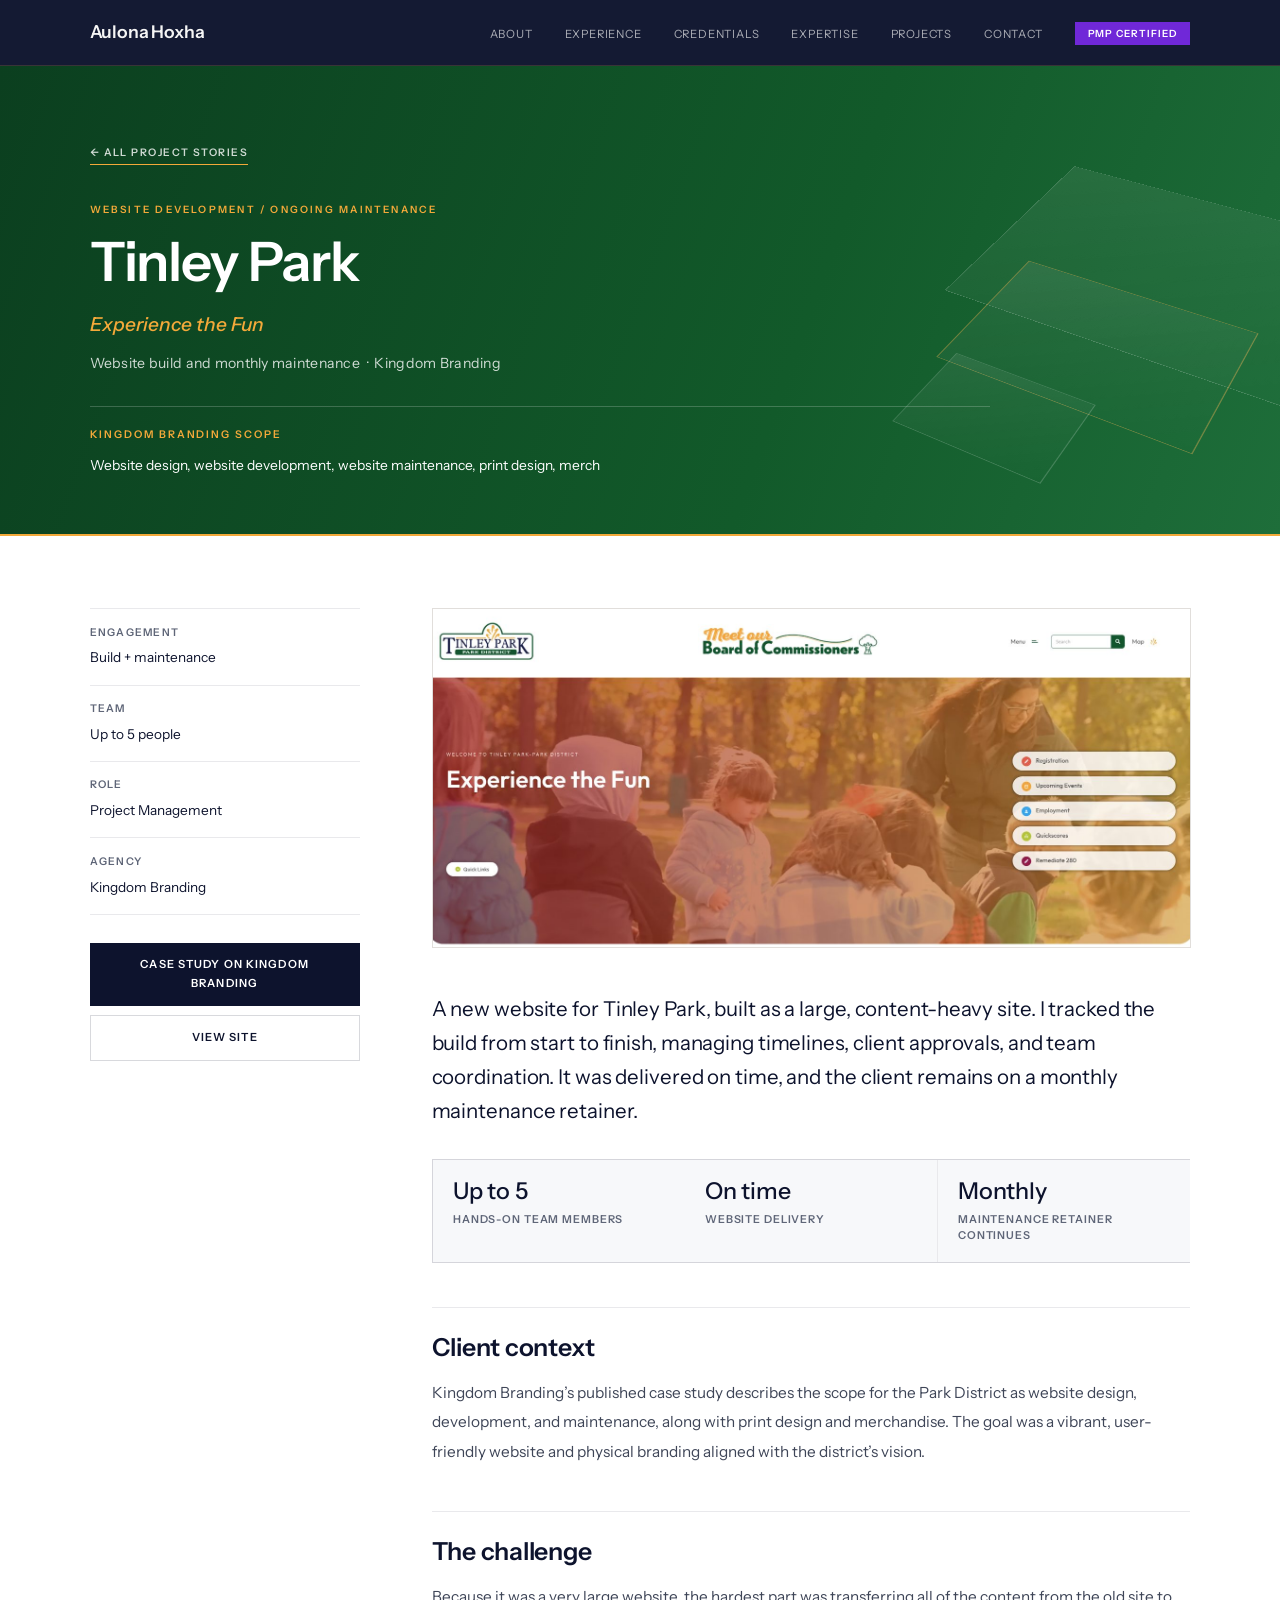
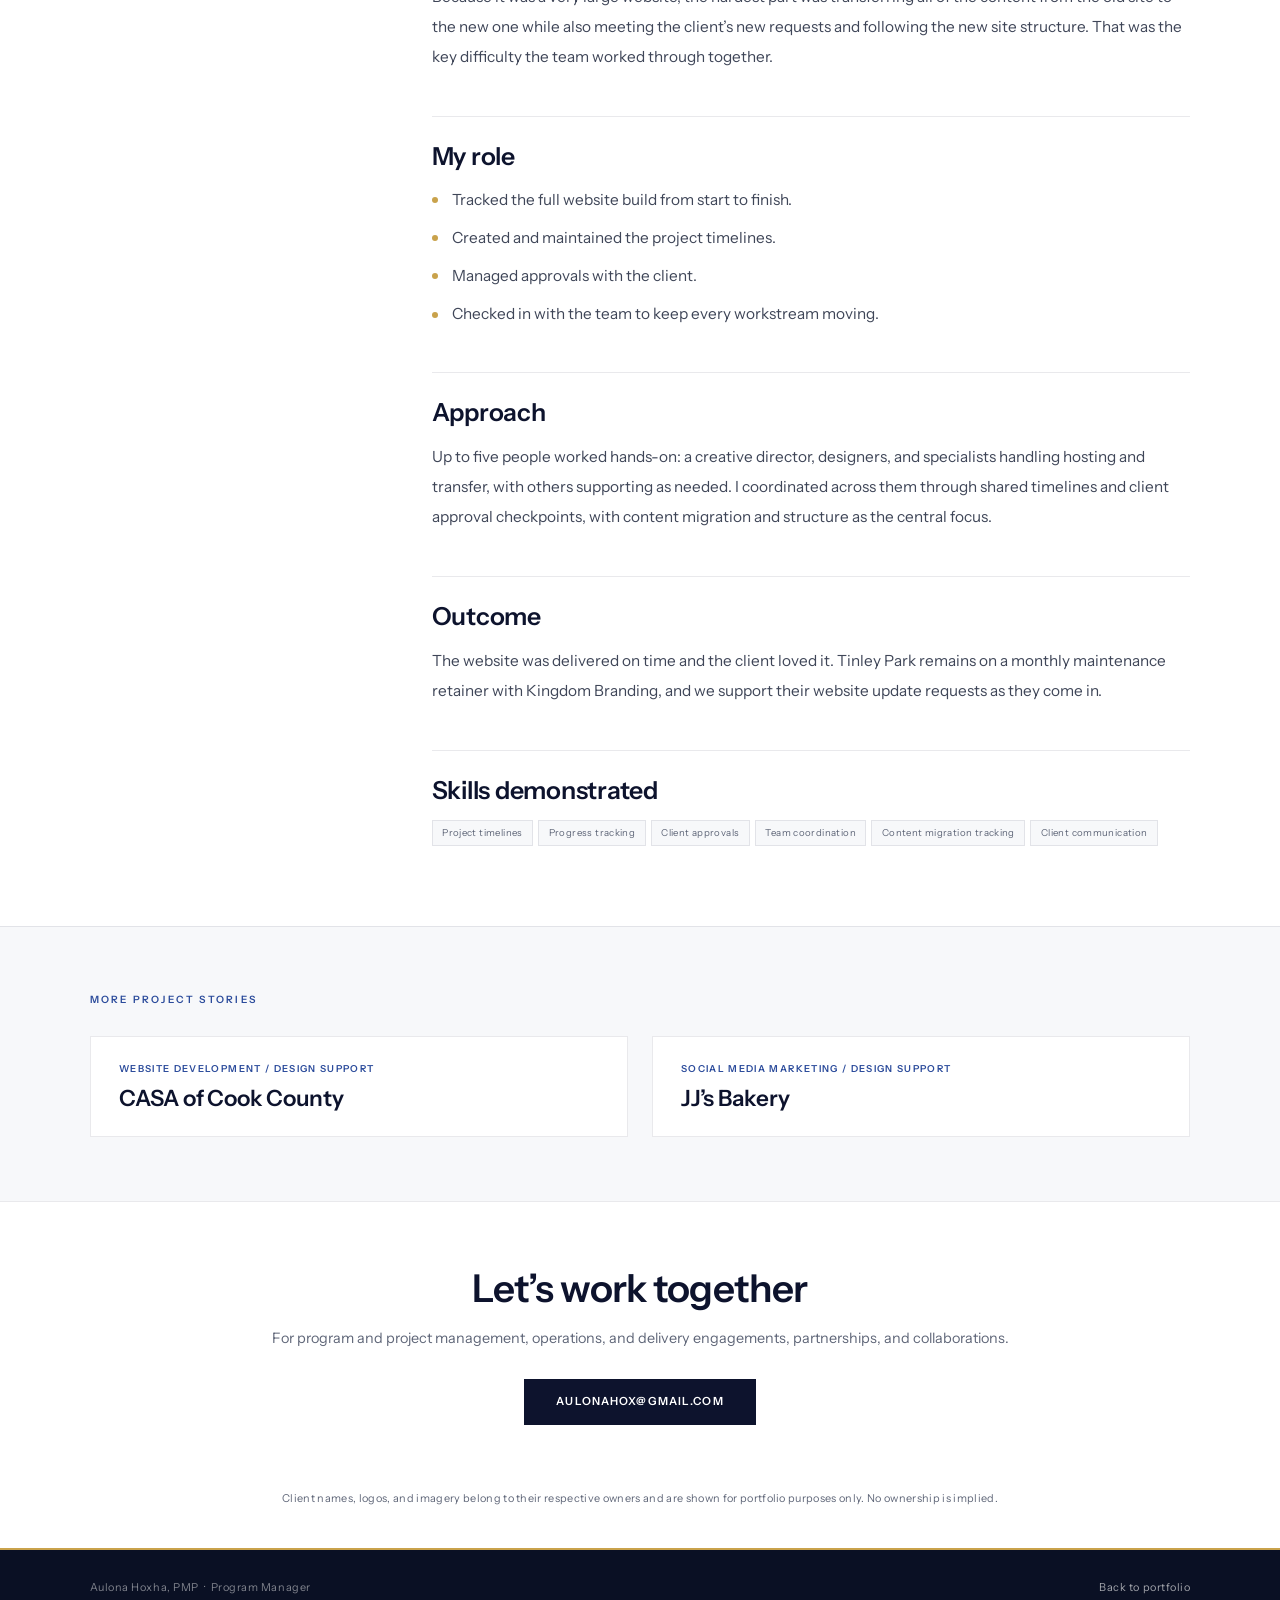
<file: projects/tinley-park.html>
<!DOCTYPE html>
<html lang="en">
<head>
<meta charset="UTF-8">
<meta name="viewport" content="width=device-width, initial-scale=1.0">
<title>Tinley Park | Case Study | Aulona Hoxha, PMP</title>
<meta name="description" content="Tracked a large website build from start to finish, managing timelines, client approvals, and team coordination through a full content migration. Delivered on time, and the client remains on a monthly maintenance retainer.">
<link href="https://fonts.googleapis.com/css2?family=Instrument+Sans:ital,wght@0,400;0,500;0,600;0,700;1,400;1,500&display=swap" rel="stylesheet">
<link rel="icon" href="../assets/favicon.svg" type="image/svg+xml">
<link rel="canonical" href="https://aulonahox14.github.io/portfolio/projects/tinley-park.html">
<meta property="og:type" content="website">
<meta property="og:site_name" content="Aulona Hoxha, PMP">
<meta property="og:title" content="Tinley Park | Case Study | Aulona Hoxha, PMP">
<meta property="og:description" content="Tracked a large website build from start to finish, managing timelines, client approvals, and team coordination through a full content migration. Delivered on time, and the client remains on a monthly maintenance retainer.">
<meta property="og:url" content="https://aulonahox14.github.io/portfolio/projects/tinley-park.html">
<meta property="og:image" content="https://aulonahox14.github.io/portfolio/assets/og-image.jpg">
<meta name="twitter:card" content="summary_large_image">
<meta name="twitter:title" content="Tinley Park | Case Study | Aulona Hoxha, PMP">
<meta name="twitter:description" content="Tracked a large website build from start to finish, managing timelines, client approvals, and team coordination through a full content migration. Delivered on time, and the client remains on a monthly maintenance retainer.">
<meta name="twitter:image" content="https://aulonahox14.github.io/portfolio/assets/og-image.jpg">
<link rel="stylesheet" href="../assets/style.css">
</head>
<body>
<a class="skip" href="#main">Skip to main content</a>
<nav>
  <a href="../index.html" class="nav-logo">Aulona Hoxha</a>
  <button class="nav-toggle" type="button" aria-expanded="false" aria-controls="nav-links" aria-label="Open menu"><span></span><span></span><span></span></button>
  <ul class="nav-links" id="nav-links">
    <li><a href="../index.html#about">About</a></li>
    <li><a href="../index.html#experience">Experience</a></li>
    <li><a href="../index.html#credentials">Credentials</a></li>
    <li><a href="../index.html#expertise">Expertise</a></li>
    <li><a href="../index.html#projects">Projects</a></li>
    <li><a href="../index.html#contact">Contact</a></li>
    <li><span class="nav-pmp">PMP Certified</span></li>
  </ul>
</nav>
<main id="main">
<header class="case-hero" style="--hero-bg:linear-gradient(110deg,#0B3F1F 0%,#125A2A 62%,#1E6E3A 100%);--hero-ink:#FFFFFF;--hero-accent:#F3A93A;--hero-sub:rgba(255,255,255,.8);--hero-line:#F3A93A">
  <a class="case-back" href="../index.html#projects">&larr; All project stories</a>
  <span class="s-label">Website Development / Ongoing Maintenance</span>
  <h1>Tinley Park</h1>
  <p class="case-tag">Experience the Fun</p>
  <p class="case-sub">Website build and monthly maintenance &nbsp;&middot;&nbsp; Kingdom Branding</p>
  <div class="case-scope"><b>Kingdom Branding scope</b><span>Website design, website development, website maintenance, print design, merch</span></div>
</header>
<div class="case-wrap">
  <aside class="case-side">
    <div class="case-facts"><div class="pi"><span class="pk">Engagement</span><span class="pv">Build + maintenance</span></div><div class="pi"><span class="pk">Team</span><span class="pv">Up to 5 people</span></div><div class="pi"><span class="pk">Role</span><span class="pv">Project Management</span></div><div class="pi"><span class="pk">Agency</span><span class="pv">Kingdom Branding</span></div></div>
    <div class="case-links"><a class="btn btn-solid" href="https://kingdombranding.com/recreation-lifestyle/tinley-park-district/" target="_blank" rel="noopener">Case Study on Kingdom Branding</a><a class="btn btn-ghost" href="https://tinleyparkdistrict.org/" target="_blank" rel="noopener">View Site</a></div>
  </aside>
  <article class="case-main">
    <div class="case-media"><div class="proj-thumb"><a><img src="../assets/img/tinley-park-website.jpg" alt="Tinley Park website"></a></div></div>
    <p class="case-lead">A new website for Tinley Park, built as a large, content-heavy site. I tracked the build from start to finish, managing timelines, client approvals, and team coordination. It was delivered on time, and the client remains on a monthly maintenance retainer.</p>
<div class="case-stats"><div class="stat"><b>Up to 5</b><span>hands-on team members</span></div><div class="stat"><b>On time</b><span>Website delivery</span></div><div class="stat"><b>Monthly</b><span>Maintenance retainer continues</span></div></div>
<h2>Client context</h2>
<p>Kingdom Branding’s published case study describes the scope for the Park District as website design, development, and maintenance, along with print design and merchandise. The goal was a vibrant, user-friendly website and physical branding aligned with the district’s vision.</p>
<h2>The challenge</h2>
<p>Because it was a very large website, the hardest part was transferring all of the content from the old site to the new one while also meeting the client’s new requests and following the new site structure. That was the key difficulty the team worked through together.</p>
<h2>My role</h2>
<ul class="case-list"><li>Tracked the full website build from start to finish.</li><li>Created and maintained the project timelines.</li><li>Managed approvals with the client.</li><li>Checked in with the team to keep every workstream moving.</li></ul>
<h2>Approach</h2>
<p>Up to five people worked hands-on: a creative director, designers, and specialists handling hosting and transfer, with others supporting as needed. I coordinated across them through shared timelines and client approval checkpoints, with content migration and structure as the central focus.</p>
<h2>Outcome</h2>
<p>The website was delivered on time and the client loved it. Tinley Park remains on a monthly maintenance retainer with Kingdom Branding, and we support their website update requests as they come in.</p>

    <h2>Skills demonstrated</h2>
    <div class="proj-tags"><span class="tag">Project timelines</span><span class="tag">Progress tracking</span><span class="tag">Client approvals</span><span class="tag">Team coordination</span><span class="tag">Content migration tracking</span><span class="tag">Client communication</span></div>
  </article>
</div>
<section class="case-more">
  <span class="s-label">More project stories</span>
  <div class="more-grid"><a class="more-card" href="casa-of-cook-county.html"><p class="proj-type">Website Development / Design Support</p><h3 class="proj-name">CASA of Cook County</h3></a><a class="more-card" href="jjs-bakery.html"><p class="proj-type">Social Media Marketing / Design Support</p><h3 class="proj-name">JJ’s Bakery</h3></a></div>
</section>
<section class="case-cta">
  <h2 class="s-title">Let&rsquo;s work together</h2>
  <p>For program and project management, operations, and delivery engagements, partnerships, and collaborations.</p>
  <a class="btn btn-solid" href="mailto:aulonahox@gmail.com">aulonahox@gmail.com</a>
</section>
<p class="case-note">Client names, logos, and imagery belong to their respective owners and are shown for portfolio purposes only. No ownership is implied.</p>
</main>
<footer>
  <span>Aulona Hoxha, PMP &nbsp;&middot;&nbsp; Program Manager</span>
  <a href="../index.html">Back to portfolio</a>
</footer>
<script src="../assets/site.js" defer></script>
<script src="../assets/story.js" defer></script>
</body>
</html>
</file>
<file: assets/style.css>
*,*::before,*::after{box-sizing:border-box;margin:0;padding:0}
:root{
  --white:#FFFFFF;
  --ivory:#FAF7F0;
  --ivory-2:#F5F5F5;
  --ivory-3:#DDE1EA;
  --stone:#5F6678;
  --warm-3:#5F6678;
  --warm-2:#3F4658;
  --ink:#0D132D;
  --accent:#2B4B9B;
  --gold:#C9A24B;
  --cream:#F5F5F5;
  --accent-l:#E9EEFA;
  --bd:rgba(13,19,45,0.09);
  --bd2:rgba(13,19,45,0.16);
  --serif:'Instrument Sans','Helvetica Neue',Arial,sans-serif;
  --sans:'Instrument Sans','Helvetica Neue',Arial,sans-serif;
}
html{scroll-behavior:smooth}
body{font-family:var(--sans);background:var(--white);color:var(--ink);font-size:15px;line-height:1.75;-webkit-font-smoothing:antialiased}

/* NAV */
nav{position:sticky;top:0;z-index:100;background:rgba(255,255,255,0.98);backdrop-filter:blur(12px);border-bottom:1px solid var(--bd);padding:0 7%;display:flex;align-items:center;justify-content:space-between;height:66px}
.nav-logo{font-family:var(--serif);font-size:1.1rem;font-weight:500;color:var(--ink);text-decoration:none}
.nav-links{display:flex;gap:2rem;list-style:none;align-items:center}
.nav-links a{font-size:.71rem;font-weight:400;letter-spacing:.07em;color:var(--warm-3);text-decoration:none;text-transform:uppercase;transition:color .18s}
.nav-links a:hover{color:var(--ink)}
.nav-pmp{font-size:.62rem;font-weight:600;letter-spacing:.1em;text-transform:uppercase;color:var(--accent);border:1px solid var(--accent);padding:.28rem .75rem}

/* HERO */
.hero{display:grid;grid-template-columns:1fr 1fr;min-height:88vh;border-bottom:1px solid var(--bd)}
.hero-l{padding:9rem 5% 9rem 7%;display:flex;flex-direction:column;justify-content:center;border-right:1px solid var(--bd);background:var(--white)}
.hero-r{padding:9rem 7% 9rem 5%;display:flex;flex-direction:column;justify-content:center;gap:2.75rem;background:var(--ivory)}
.hero-eyebrow{font-size:.67rem;font-weight:600;letter-spacing:.2em;text-transform:uppercase;color:var(--accent);margin-bottom:1.5rem;opacity:0;animation:up .5s .08s forwards}
.hero-name{font-family:var(--serif);font-size:clamp(3.2rem,4.8vw,5.2rem);font-weight:500;line-height:1.08;color:var(--ink);margin-bottom:1rem;white-space:nowrap;opacity:0;animation:up .6s .18s forwards}
.hero-pmp{display:inline-flex;align-items:center;gap:.5rem;font-size:.62rem;font-weight:600;letter-spacing:.12em;text-transform:uppercase;color:var(--white);background:var(--accent);padding:.32rem .9rem;align-self:flex-start;margin-bottom:2.25rem;opacity:0;animation:up .6s .26s forwards}
.hero-pmp::before{content:"✓";font-size:.65rem}
.hero-tagline{font-size:.69rem;letter-spacing:.1em;text-transform:uppercase;color:var(--stone);padding-top:1.75rem;border-top:1px solid var(--bd);opacity:0;animation:up .6s .32s forwards}
.hero-body{font-size:.97rem;font-weight:300;color:var(--warm-2);line-height:2;opacity:0;animation:up .6s .38s forwards}
.hero-creds{display:flex;flex-direction:column;gap:.7rem;opacity:0;animation:up .6s .48s forwards}
.hero-cred{display:flex;align-items:flex-start;gap:.85rem;font-size:.82rem;color:var(--warm-2);line-height:1.5}
.hero-cred::before{content:'';display:block;width:16px;height:1px;background:var(--accent);flex-shrink:0;margin-top:.65rem}
.hero-actions{display:flex;gap:1rem;flex-wrap:wrap;opacity:0;animation:up .6s .56s forwards}
.btn{display:inline-block;padding:.82rem 2rem;font-size:.7rem;font-weight:600;letter-spacing:.1em;text-transform:uppercase;text-decoration:none;transition:all .18s}
.btn-solid{background:var(--ink);color:var(--white)}
.btn-solid:hover{background:var(--accent)}
.btn-ghost{background:transparent;color:var(--ink);border:1px solid var(--bd2)}
.btn-ghost:hover{border-color:var(--accent);color:var(--accent)}

/* SHARED */
.wrap{padding:7rem 7%}
.s-label{font-size:.63rem;font-weight:600;letter-spacing:.22em;text-transform:uppercase;color:var(--accent);margin-bottom:.85rem;display:block}
.s-title{font-family:var(--serif);font-size:clamp(1.9rem,3vw,2.7rem);font-weight:500;line-height:1.18;color:var(--ink)}
.reveal{opacity:0;transform:translateY(14px);transition:opacity .55s ease,transform .55s ease}
.reveal.visible{opacity:1;transform:none}

/* STRIP */
.strip{background:var(--ivory-2);padding:.95rem 7%;border-bottom:1px solid var(--bd);display:flex;align-items:center;gap:.85rem;font-size:.67rem;letter-spacing:.09em;text-transform:uppercase;color:var(--stone)}
.strip strong{color:var(--warm-2);font-weight:500}

/* ABOUT */
.about{background:var(--white);border-bottom:1px solid var(--bd)}
.about-grid{display:grid;grid-template-columns:3fr 2fr}
.about-l{padding:7rem 5% 7rem 7%;border-right:1px solid var(--bd)}
.about-r{padding:7rem 7% 7rem 5%;display:flex;flex-direction:column;align-items:flex-start;justify-content:flex-start;gap:2.5rem}
.about-text{margin-top:2rem}
.about-text p{color:var(--warm-2);font-size:.95rem;line-height:2;margin-bottom:1.2rem}
.about-text p:last-child{margin-bottom:0}
.portrait-block{display:flex;align-items:center;gap:1.25rem}
.portrait{width:140px;height:140px;border-radius:50%;overflow:hidden;border:1px solid var(--bd2);box-shadow:0 0 0 6px var(--ivory-2);flex-shrink:0}
.portrait img{width:100%;height:100%;object-fit:cover;object-position:center top;display:block}
.portrait-name{font-family:var(--serif);font-size:1.2rem;font-weight:500;color:var(--ink)}
.portrait-role{font-size:.68rem;letter-spacing:.09em;text-transform:uppercase;color:var(--stone);margin-top:.12rem}
.cred{background:var(--ivory);border:1px solid var(--bd);padding:1rem 1.25rem;display:flex;align-items:flex-start;gap:.85rem;width:100%}
.cred-icon{width:34px;height:34px;border-radius:50%;background:var(--accent);display:flex;align-items:center;justify-content:center;color:var(--white);font-size:.6rem;font-weight:700;flex-shrink:0}
.cred-title{font-size:.75rem;font-weight:600;color:var(--ink);margin-bottom:.18rem}
.cred-sub{font-size:.66rem;color:var(--warm-3)}
.cred-num{font-size:.63rem;color:var(--stone);margin-top:.18rem}
.pillars{display:flex;flex-direction:column;gap:0;width:100%;border:1px solid var(--bd)}
.pillar{padding:.9rem 1rem;border-bottom:1px solid var(--bd);display:flex;align-items:flex-start;gap:.85rem}
.pillar:last-child{border-bottom:none}
.pillar-dot{width:6px;height:6px;border-radius:50%;background:var(--accent);flex-shrink:0;margin-top:.58rem}
.pillar-label{font-size:.73rem;font-weight:600;color:var(--ink);margin-bottom:.12rem}
.pillar-desc{font-size:.76rem;color:var(--warm-3);line-height:1.6}

/* CREDENTIALS SECTION */
.credentials{background:var(--ivory);border-bottom:1px solid var(--bd)}
.creds-intro{max-width:600px;margin-bottom:3.5rem}
.creds-intro p{font-size:.95rem;color:var(--warm-2);line-height:2;margin-top:1.25rem}

/* Tab system */
.cred-tabs{display:flex;gap:0;border:1px solid var(--bd);margin-bottom:2.5rem;background:var(--white)}
.cred-tab{
  flex:1;padding:.75rem 1rem;font-size:.65rem;font-weight:600;letter-spacing:.1em;
  text-transform:uppercase;color:var(--warm-3);background:var(--white);
  border:none;border-right:1px solid var(--bd);cursor:pointer;
  transition:all .18s;text-align:center;
}
.cred-tab:last-child{border-right:none}
.cred-tab.active{background:var(--accent);color:var(--white)}
.cred-tab:hover:not(.active){background:var(--ivory-2);color:var(--ink)}
.cred-panel{display:none}
.cred-panel.active{display:grid;grid-template-columns:1fr 1fr;gap:3.5rem;align-items:center}
.cred-panel-text{display:flex;flex-direction:column;gap:1.25rem}
.cred-panel-text h3{font-family:var(--serif);font-size:1.5rem;font-weight:500;color:var(--ink);line-height:1.3}
.cred-panel-text p{font-size:.9rem;color:var(--warm-2);line-height:2}
.cred-meta{display:grid;grid-template-columns:1fr 1fr;gap:1px;background:var(--bd);border:1px solid var(--bd)}
.cm-field{background:var(--white);padding:.8rem 1rem}
.cm-key{font-size:.57rem;font-weight:600;letter-spacing:.13em;text-transform:uppercase;color:var(--stone);margin-bottom:.22rem}
.cm-val{font-size:.8rem;font-weight:500;color:var(--ink)}
.cred-img-wrap{position:relative}
.cred-img-wrap::after{content:'';position:absolute;top:10px;left:10px;right:-10px;bottom:-10px;border:1px solid var(--ivory-3);z-index:0;pointer-events:none}
.cred-img{width:100%;display:block;position:relative;z-index:1;border:1px solid var(--bd);box-shadow:0 4px 24px rgba(28,27,25,.07)}
.cred-verify{font-size:.68rem;color:var(--warm-3);margin-top:.75rem}
.cred-verify a{color:var(--accent);text-decoration:none;font-weight:500}
.cred-verify a:hover{text-decoration:underline}

/* EXPERTISE */
.expertise{background:var(--white);border-bottom:1px solid var(--bd)}
.exp-grid{display:grid;grid-template-columns:repeat(3,1fr);gap:1px;background:var(--bd);border:1px solid var(--bd)}
.exp-item{background:var(--white);padding:2.75rem 2.5rem;transition:background .18s}
.exp-item:hover{background:var(--ivory)}
.exp-num{font-family:var(--serif);font-size:1.6rem;font-weight:400;color:var(--ivory-3);margin-bottom:1.25rem;line-height:1}
.exp-title{font-size:.9rem;font-weight:600;color:var(--ink);margin-bottom:.75rem;line-height:1.35}
.exp-body{font-size:.82rem;color:var(--warm-3);line-height:1.92}

/* PROJECTS */
.projects{background:var(--ivory);border-bottom:1px solid var(--bd)}
.proj-grid{display:grid;grid-template-columns:1fr 1fr;gap:1.5rem}
.proj-card{background:var(--white);border:1px solid var(--bd);overflow:hidden;display:flex;flex-direction:column;transition:border-color .18s,box-shadow .18s}
.proj-card:hover{border-color:rgba(43,58,92,.2);box-shadow:0 4px 24px rgba(28,27,25,.06)}
.proj-card:hover .proj-thumb img{transform:scale(1.04)}
.proj-thumb{width:100%;height:216px;overflow:hidden;flex-shrink:0;background:var(--ivory-2)}
.proj-thumb img{width:100%;height:100%;display:block;object-fit:cover;object-position:center top;transition:transform .5s ease}
.proj-thumb.center img{object-position:center center}
.proj-thumb.book{display:flex;align-items:center;justify-content:center;background:var(--ivory)}
.proj-thumb.book img{object-fit:contain;padding:1.5rem 2.5rem;height:100%}
.proj-thumb.kb-logo{background:#0A1024;display:flex;align-items:center;justify-content:center}
.proj-thumb.kb-logo img{width:30%;height:auto;object-fit:contain;transition:none}
.proj-card:hover .proj-thumb.kb-logo img{transform:none}
.proj-card.wide{grid-column:span 2;flex-direction:row}
.proj-card.wide .proj-thumb{width:380px;height:auto;min-height:270px;flex-shrink:0}
.proj-card.wide .proj-thumb img{height:100%;object-position:center}
.proj-body{padding:1.75rem 2rem 2.25rem;flex:1;display:flex;flex-direction:column}
.proj-type{font-size:.6rem;font-weight:600;letter-spacing:.14em;text-transform:uppercase;color:var(--accent);margin-bottom:.45rem}
.proj-name{font-family:var(--serif);font-size:1.4rem;font-weight:500;color:var(--ink);margin-bottom:.2rem;line-height:1.25}
.proj-client{font-size:.73rem;color:var(--stone);margin-bottom:1.1rem}
.proj-kb{font-size:.58rem;font-weight:500;letter-spacing:.1em;text-transform:uppercase;color:var(--stone);margin-bottom:.85rem;display:block}
.pmp-strip{display:flex;gap:1.25rem;flex-wrap:wrap;padding:.72rem 0;margin-bottom:1.1rem;border-top:1px solid var(--bd);border-bottom:1px solid var(--bd)}
.pi{display:flex;flex-direction:column;gap:.12rem}
.pk{font-size:.56rem;font-weight:600;letter-spacing:.12em;text-transform:uppercase;color:var(--stone)}
.pv{font-size:.76rem;color:var(--warm-2)}
.proj-story{font-size:.83rem;color:var(--warm-2);line-height:1.95;flex:1;margin-bottom:1.5rem}
.proj-footer{display:flex;justify-content:space-between;align-items:flex-end;gap:1rem;flex-wrap:wrap;padding-top:1.1rem;border-top:1px solid var(--bd);margin-top:auto}
.proj-tags{display:flex;flex-wrap:wrap;gap:.3rem}
.tag{font-size:.6rem;letter-spacing:.04em;padding:.2rem .6rem;color:var(--warm-3);border:1px solid var(--bd);background:var(--ivory)}
.proj-links{display:flex;gap:.85rem;align-items:center;flex-shrink:0}
.proj-link{font-size:.65rem;font-weight:600;letter-spacing:.08em;text-transform:uppercase;color:var(--accent);text-decoration:none;border-bottom:1px solid rgba(143,111,34,.35);padding-bottom:.08rem;transition:border-color .18s;white-space:nowrap}
.proj-link:hover{border-color:var(--accent)}

/* QUOTE */
.quote-section{background:var(--white);border-top:1px solid var(--bd);border-bottom:1px solid var(--bd);padding:5.5rem 7%;text-align:center}
.quote-text{font-family:var(--serif);font-size:clamp(1.1rem,2vw,1.5rem);font-weight:400;color:var(--ink);max-width:680px;margin:0 auto 1.5rem;line-height:1.85}
.quote-text::before{content:'\201C';margin-right:.1em;color:var(--stone)}
.quote-text::after{content:'\201D';margin-left:.1em;color:var(--stone)}
.quote-attr{font-size:.67rem;font-weight:600;letter-spacing:.14em;text-transform:uppercase;color:var(--stone)}

/* RESULTS */
.results{background:var(--ivory-2);border-bottom:1px solid var(--bd)}
.results-grid{display:grid;grid-template-columns:repeat(4,1fr);gap:1px;background:var(--bd);border:1px solid var(--bd);margin-top:3.5rem}
.result-item{background:var(--white);padding:2.5rem 2rem;transition:background .18s}
.result-item:hover{background:var(--ivory)}
.result-icon{font-size:.75rem;font-weight:700;color:var(--accent);margin-bottom:1rem;letter-spacing:.08em}
.result-label{font-size:.8rem;font-weight:600;color:var(--ink);margin-bottom:.4rem;line-height:1.35}
.result-desc{font-size:.76rem;color:var(--warm-3);line-height:1.65}

/* CONTACT */
.contact{background:var(--white);text-align:center;border-top:1px solid var(--bd)}
.contact-sub{font-size:.92rem;color:var(--warm-2);max-width:400px;margin:1.25rem auto 2.75rem;line-height:2;font-weight:300}
.contact-row{display:flex;justify-content:center;gap:2.25rem;flex-wrap:wrap}
.contact-link{font-size:.7rem;font-weight:600;letter-spacing:.1em;text-transform:uppercase;color:var(--warm-2);text-decoration:none;padding-bottom:.18rem;border-bottom:1px solid var(--bd2);transition:color .18s,border-color .18s}
.contact-link:hover{color:var(--accent);border-color:var(--accent)}

/* FOOTER */
footer{background:var(--ink);color:rgba(255,255,255,.28);padding:1.75rem 7%;display:flex;justify-content:space-between;align-items:center;font-size:.68rem;letter-spacing:.05em}
footer a{color:rgba(255,255,255,.38);text-decoration:none;transition:color .18s}
footer a:hover{color:var(--white)}

/* ===== KINGDOM BRANDING THEME (light, with dark + gold accents) ===== */
/* Tune --gold / --accent / --ink in :root. Dark bands: nav, strip, results, footer. */
:root{--ivory:#F7F8FA;--ivory-2:#F6F3EC;--ivory-3:#E9E2D0}
nav{background:rgba(13,19,45,.97);border-bottom:1px solid rgba(201,162,75,.2)}
.nav-logo{color:var(--cream)}
.nav-links a{color:rgba(245,245,245,.68)}
.nav-links a:hover{color:var(--gold)}
.nav-pmp{color:var(--gold);border-color:var(--gold)}
.hero{border-bottom:1px solid var(--bd)}
.hero-l{background:var(--white);border-right:1px solid var(--bd)}
.hero-r{background:var(--ivory)}
.hero-eyebrow{color:var(--accent)}
.hero-name{color:var(--ink)}
.hero-pmp{background:var(--ink);color:var(--gold)}
.hero-tagline{color:var(--warm-3)}
.hero-tagline a,.strip a{color:inherit;text-decoration:none;border-bottom:1px solid rgba(201,162,75,.5)}
.hero-tagline a:hover{color:var(--accent)}
.hero-cred::before{background:var(--gold)}
.btn-solid{background:var(--ink);color:var(--white)}
.btn-solid:hover{background:var(--accent);color:var(--white)}
.btn-ghost{color:var(--ink);border-color:var(--bd2)}
.btn-ghost:hover{border-color:var(--gold);color:var(--accent)}
.strip{background:#0A1024;color:rgba(245,245,245,.55);border-bottom:2px solid var(--gold)}
.strip strong{color:var(--gold)}
.strip a:hover{color:var(--gold)}
.cred-icon{background:var(--ink);color:var(--gold)}
.pillar-dot{background:var(--gold)}
.cred-tab.active{background:var(--ink);color:var(--gold)}
.credentials,.projects{background:var(--ivory)}
.exp-num{color:#7C8FBF}
.proj-card:hover{border-color:rgba(201,162,75,.55)}
.quote-text::before,.quote-text::after{color:var(--gold)}
.results{background:var(--ink);border-bottom:1px solid rgba(201,162,75,.2)}
.results .s-title{color:var(--cream)}
.results .s-label,.result-icon{color:var(--gold)}
.results-grid{background:rgba(201,162,75,.2);border-color:rgba(201,162,75,.2)}
.result-item{background:#141C3F}
.result-item:hover{background:#1B2550}
.result-label{color:var(--cream)}
.result-desc{color:rgba(245,245,245,.65)}
.contact{background:var(--white)}
footer{background:#0A1024;color:rgba(245,245,245,.5);border-top:2px solid var(--gold)}
footer a{color:rgba(245,245,245,.65)}
footer a:hover{color:var(--gold)}

/* EXPERIENCE */
.experience{background:var(--white);border-bottom:1px solid var(--bd)}
.xp-list{border-top:1px solid var(--bd)}
.xp{display:grid;grid-template-columns:240px 1fr;gap:3rem;padding:2.5rem 0;border-bottom:1px solid var(--bd)}
.xp-co{font-family:var(--serif);font-size:1.15rem;font-weight:500;color:var(--ink);line-height:1.3}
.xp-loc{font-size:.72rem;letter-spacing:.06em;color:var(--warm-3);margin-top:.35rem}
.xp-role{display:flex;justify-content:space-between;align-items:baseline;gap:1rem;flex-wrap:wrap;margin:1.75rem 0 .7rem}
.xp-role:first-child{margin-top:0}
.xp-role h3{font-size:.95rem;font-weight:600;color:var(--ink)}
.xp-role span{font-size:.68rem;font-weight:600;letter-spacing:.1em;text-transform:uppercase;color:var(--accent)}
.xp ul{list-style:none;display:flex;flex-direction:column;gap:.55rem}
.xp li{position:relative;padding-left:1.1rem;font-size:.85rem;color:var(--warm-2);line-height:1.8}
.xp li::before{content:'';position:absolute;left:0;top:.78rem;width:5px;height:5px;border-radius:50%;background:var(--gold)}
.tools{margin-top:3rem;padding-top:2rem;border-top:1px solid var(--bd)}
.tools .proj-tags{margin-top:.5rem;gap:.4rem}
@media(max-width:900px){.xp{grid-template-columns:1fr;gap:1rem}}

@media(max-width:760px){
  nav{padding:0 5%}
  .nav-logo{font-size:1rem;white-space:nowrap}
  .nav-links{gap:1rem;overflow-x:auto;max-width:68vw;scrollbar-width:none}
  .nav-links::-webkit-scrollbar{display:none}
  .nav-links a{white-space:nowrap;font-size:.64rem}
}

/* PMI / PMP BRANDING (purple sampled from the PMP certificate) */
:root{--pmi:#302058;--pmi-2:#7028D8;--pmi-3:#F3EEFB}
.nav-pmp{background:var(--pmi-2);border-color:var(--pmi-2);color:#fff}
.hero-pmp{background:var(--pmi);color:#fff}
.cred-icon.pmi{background:var(--pmi);color:#fff}
.cred:has(.pmi){background:var(--pmi-3);border-color:rgba(112,40,216,.25);border-left:3px solid var(--pmi-2)}
.cred-tab.pmi-tab.active{background:var(--pmi);color:#fff}
.cred-tab.pmi-tab:hover:not(.active){color:var(--pmi-2)}
/* ROLE TAGS + HIGHLIGHTS */
.xp li strong,.about strong{color:var(--ink);font-weight:600}

@keyframes up{from{opacity:0;transform:translateY(16px)}to{opacity:1;transform:none}}

@media(max-width:1060px){
  .hero{grid-template-columns:1fr;min-height:auto}
  .hero-l{border-right:none;border-bottom:1px solid var(--bd);padding:6rem 7% 4rem}
  .hero-r{padding:4rem 7% 6rem}
  .hero-name{white-space:normal}
  .about-grid{grid-template-columns:1fr}
  .about-l{border-right:none;border-bottom:1px solid var(--bd);padding:5.5rem 7%}
  .about-r{padding:4rem 7% 5.5rem}
  .cred-panel.active{grid-template-columns:1fr}
}
@media(max-width:900px){
  .proj-grid{grid-template-columns:1fr}
  .proj-card.wide{flex-direction:column;grid-column:span 1}
  .proj-card.wide .proj-thumb{width:100%;height:216px}
  .results-grid{grid-template-columns:1fr 1fr}
  .exp-grid{grid-template-columns:1fr 1fr}
  .cred-tabs{flex-wrap:wrap}
}
@media(max-width:580px){
  .exp-grid{grid-template-columns:1fr}
  .results-grid{grid-template-columns:1fr 1fr}
  .nav-pmp{display:none}
  nav,.wrap{padding-left:5%;padding-right:5%}
  .cred-meta{grid-template-columns:1fr}
}

/* ===== PROJECT CARDS (compact) + CASE STUDY PAGES ===== */
.proj-thumb.plate{background:linear-gradient(135deg,#0D132D,#1A2350);display:flex;flex-direction:column;align-items:center;justify-content:center;gap:.7rem;text-align:center;padding:1.5rem;border-bottom:2px solid var(--gold)}
.plate-name{font-family:var(--serif);font-size:1.7rem;color:var(--cream);line-height:1.2}
.plate-type{font-size:.58rem;letter-spacing:.2em;text-transform:uppercase;color:var(--gold)}
.proj-thumb a{display:block;height:100%}
.proj-open{color:inherit;text-decoration:none}
.proj-open:hover{color:var(--accent)}
.proj-summary{font-size:.85rem;color:var(--warm-2);line-height:1.9;margin-bottom:1.5rem;flex:1}
.case-hero{background:var(--ink);padding:4.5rem 7% 3.5rem;border-bottom:2px solid var(--gold)}
.case-back{display:inline-block;font-size:.65rem;font-weight:600;letter-spacing:.14em;text-transform:uppercase;color:rgba(245,245,245,.6);text-decoration:none;margin-bottom:2.25rem;border-bottom:1px solid rgba(201,162,75,.4);padding-bottom:.1rem}
.case-back:hover{color:var(--gold)}
.case-hero .s-label{color:var(--gold)}
.case-hero h1{font-family:var(--serif);font-size:clamp(2.2rem,4.5vw,3.4rem);font-weight:500;line-height:1.12;color:var(--cream);max-width:900px}
.case-sub{color:rgba(245,245,245,.6);margin-top:1rem;font-size:.88rem;letter-spacing:.02em}
.case-wrap{padding:4.5rem 7% 5rem;display:grid;grid-template-columns:270px 1fr;gap:4.5rem;align-items:start;background:var(--white)}
.case-side{position:sticky;top:96px;display:flex;flex-direction:column;gap:1.75rem}
.case-facts .pi{padding:.9rem 0;border-bottom:1px solid var(--bd)}
.case-facts .pi:first-child{border-top:1px solid var(--bd)}
.case-facts .pv{font-size:.85rem;color:var(--ink);margin-top:.15rem}
.case-links{display:flex;flex-direction:column;gap:.6rem}
.case-links .btn{text-align:center;padding:.75rem 1rem}
.case-main{max-width:760px}
.case-media .proj-thumb{height:340px;border:1px solid var(--bd);margin-bottom:2.75rem}
.case-main h2{font-family:var(--serif);font-size:1.55rem;font-weight:500;color:var(--ink);margin:2.75rem 0 .9rem;line-height:1.25}
.case-main h2.first{margin-top:0}
.case-main p{font-size:.96rem;color:var(--warm-2);line-height:1.95;margin-bottom:1rem}
.case-main .proj-tags{margin-top:2.5rem;padding-top:1.5rem;border-top:1px solid var(--bd)}
.case-more{background:var(--ivory);padding:4rem 7%;border-top:1px solid var(--bd)}
.more-grid{display:grid;grid-template-columns:1fr 1fr;gap:1.5rem;margin-top:1.75rem}
.more-card{display:block;padding:1.5rem 1.75rem;background:var(--white);border:1px solid var(--bd);text-decoration:none;transition:border-color .18s}
.more-card:hover{border-color:rgba(201,162,75,.6)}
.more-card .proj-type{margin-bottom:.4rem}
.more-card .proj-name{margin:0}
.case-cta{background:var(--white);padding:4rem 7%;text-align:center;border-top:1px solid var(--bd)}
.case-cta p{color:var(--warm-3);font-size:.9rem;margin:.9rem 0 1.75rem}
@media(max-width:900px){.case-wrap{grid-template-columns:1fr;gap:2.5rem;padding:3rem 7%}.case-side{position:static}.more-grid{grid-template-columns:1fr}.case-media .proj-thumb{height:240px}}
.proj-thumb.kb-logo a,.proj-thumb.book a{display:flex;align-items:center;justify-content:center;width:100%}
.proj-thumb.kb-logo a img{width:30%;height:auto}
.proj-thumb.book a img{height:100%;width:auto;max-width:100%;object-fit:contain}
.case-media .proj-thumb.kb-logo,.case-media .proj-thumb.book{display:flex;align-items:center;justify-content:center}
.case-media .proj-thumb.kb-logo img{width:22%;height:auto}
.case-media .proj-thumb.book img{height:100%;width:auto;object-fit:contain;padding:1.25rem}

/* ===== per-project header branding ===== */
.case-hero{background:var(--hero-bg,var(--ink));border-bottom:2px solid var(--hero-accent,var(--gold))}
.case-hero .s-label{color:var(--hero-accent,var(--gold))}
.case-hero h1{color:var(--hero-ink,var(--cream))}
.case-sub{color:var(--hero-sub,rgba(245,245,245,.6))}
.case-back{color:var(--hero-sub,rgba(245,245,245,.6));border-bottom-color:var(--hero-accent,rgba(201,162,75,.4))}
.case-back:hover{color:var(--hero-accent,var(--gold))}
.case-tag{font-family:var(--serif);font-style:italic;font-size:1.2rem;color:var(--hero-accent,var(--gold));margin-top:1.1rem;max-width:760px;line-height:1.45}
.case-tag + .case-sub{margin-top:.8rem}
.case-scope{margin-top:1.9rem;padding-top:1.2rem;border-top:1px solid rgba(255,255,255,.2);max-width:900px}
.case-scope b{display:block;font-size:.58rem;font-weight:600;letter-spacing:.18em;text-transform:uppercase;color:var(--hero-accent,var(--gold));margin-bottom:.45rem}
.case-scope span{font-size:.86rem;line-height:1.7;color:var(--hero-ink,var(--cream))}
.case-note{background:var(--white);text-align:center;font-size:.68rem;color:var(--warm-3);padding:0 7% 2.5rem;letter-spacing:.03em}

.case-hero{border-bottom-color:var(--hero-line,var(--hero-accent,var(--gold)))}
.proj-links{display:flex;flex-wrap:wrap;gap:.4rem 1.1rem;justify-content:flex-end}

/* ===== consistent project cards ===== */
.proj-card .proj-body{padding:1.75rem 2rem 2rem}
.proj-card .pmp-strip{display:grid;grid-template-columns:repeat(4,minmax(0,1fr));gap:.9rem 1rem;align-items:start}
.proj-card .pv{overflow-wrap:anywhere}
.proj-card .proj-summary{margin-bottom:1.4rem}
.proj-card .proj-footer{display:flex;flex-direction:column;align-items:stretch;justify-content:flex-start;gap:1.1rem;padding-top:1.1rem;border-top:1px solid var(--bd);margin-top:auto}
.proj-card .proj-tags{min-height:3.4rem;align-content:flex-start}
.proj-actions{display:flex;flex-wrap:wrap;align-items:center;justify-content:flex-start;gap:.75rem 1.4rem}
.proj-btn{display:inline-block;background:var(--ink);color:#fff;font-size:.64rem;font-weight:600;letter-spacing:.12em;text-transform:uppercase;text-decoration:none;padding:.78rem 1.2rem;border:1px solid var(--ink);transition:background .18s,color .18s,border-color .18s;white-space:nowrap}
.proj-btn:hover{background:var(--gold);border-color:var(--gold);color:var(--ink)}
@media(max-width:560px){.proj-card .pmp-strip{grid-template-columns:repeat(2,minmax(0,1fr))}}

/* book cover: crop fills the card box, whole cover shown on small screens and case page */
.proj-card .proj-thumb.book{background:#fff}
.proj-card .proj-thumb.book a img{width:100%;height:100%;padding:0;object-fit:cover;object-position:center}
.proj-card:hover .proj-thumb.book img{transform:none}
.case-media .proj-thumb.book{height:460px;background:var(--ivory)}
.case-media .proj-thumb.book img{height:100%;width:auto;padding:1rem;object-fit:contain}
@media(max-width:900px){.proj-card .proj-thumb.book a img{object-fit:contain}.proj-card .proj-thumb.book{background:var(--ivory)}.case-media .proj-thumb.book{height:340px}}
.proj-card.wide .proj-thumb.book{border-right:1px solid var(--bd);background:#fff}
@media(max-width:900px){.proj-card.wide .proj-thumb.book{border-right:none;border-bottom:1px solid var(--bd)}}

/* accessibility */
.skip{position:absolute;left:-9999px;top:0;background:var(--gold);color:var(--ink);padding:.7rem 1.1rem;font-size:.8rem;font-weight:600;z-index:1000;text-decoration:none}
.skip:focus{left:0}
a:focus-visible,button:focus-visible{outline:2px solid var(--gold);outline-offset:3px}
.case-note{background:var(--white)}
@media(max-width:760px){.nav-logo{margin-right:1.1rem;flex-shrink:0}}

/* ===== standard case study layout ===== */
.case-main .case-lead{font-family:var(--serif);font-size:1.35rem;line-height:1.65;color:var(--ink);margin:0 0 2rem}
.case-stats{display:grid;grid-template-columns:repeat(auto-fit,minmax(150px,1fr));gap:1px;background:var(--bd);border:1px solid var(--bd);margin:0 0 2.75rem}
.case-stats .stat{background:var(--ivory);padding:1.15rem 1.25rem;display:flex;flex-direction:column;gap:.35rem}
.case-stats .stat b{font-family:var(--serif);font-size:1.45rem;font-weight:500;color:var(--ink);line-height:1.15}
.case-stats .stat span{font-size:.68rem;font-weight:600;letter-spacing:.08em;text-transform:uppercase;color:var(--warm-3);line-height:1.5}
.case-main h2{padding-top:1.5rem;border-top:1px solid var(--bd)}
.case-list{list-style:none;display:flex;flex-direction:column;gap:.65rem;margin:0 0 1rem}
.case-list li{position:relative;padding-left:1.25rem;font-size:.96rem;color:var(--warm-2);line-height:1.8}
.case-list li::before{content:'';position:absolute;left:0;top:.72rem;width:6px;height:6px;border-radius:50%;background:var(--gold)}
.case-steps{list-style:none;counter-reset:step;display:flex;flex-direction:column;margin:0 0 1rem}
.case-steps li{counter-increment:step;display:grid;grid-template-columns:2.6rem 1fr;column-gap:.75rem;padding:1rem 0;border-bottom:1px solid var(--bd)}
.case-steps li:first-child{padding-top:.4rem}
.case-steps li::before{content:counter(step,decimal-leading-zero);grid-row:1 / span 2;font-family:var(--serif);font-size:1.15rem;color:var(--accent)}
.case-steps li b{font-size:.92rem;font-weight:600;color:var(--ink)}
.case-steps li span{font-size:.9rem;color:var(--warm-2);line-height:1.8;grid-column:2}
.case-main .proj-tags{margin-top:.5rem;padding-top:0;border-top:none}

/* ===== client feedback ===== */
.quote-grid{display:grid;grid-template-columns:1fr 1fr;gap:3rem 4.5rem;max-width:1100px;margin:0 auto;text-align:center}
.quote{margin:0;display:flex;flex-direction:column;justify-content:flex-start}
.quote .quote-text{max-width:none;font-size:clamp(1.05rem,1.6vw,1.3rem);margin:0 auto 1.5rem}
.quote-src{display:block;margin-top:.55rem;font-size:.62rem;letter-spacing:.1em}
.quote-src a,.quote-proof a,.xp-link{color:var(--accent);text-decoration:none;border-bottom:1px solid rgba(201,162,75,.55)}
.quote-src a:hover,.quote-proof a:hover,.xp-link:hover{color:var(--ink);border-bottom-color:var(--gold)}
.quote-proof{max-width:760px;margin:3.5rem auto 0;padding-top:2rem;border-top:1px solid var(--bd);font-size:.82rem;line-height:1.9;color:var(--warm-3)}
.xp-link{display:inline-block;margin-top:.75rem;font-size:.66rem;font-weight:600;letter-spacing:.1em;text-transform:uppercase}
@media(max-width:900px){.quote-grid{grid-template-columns:1fr;gap:2.5rem}}

/* ===== career timeline ===== */
.career-timeline{border-top:1px solid var(--bd)}
.ct-item{display:grid;grid-template-columns:200px 1fr;gap:2.5rem;padding:2rem 0;border-bottom:1px solid var(--bd)}
.ct-current{background:var(--ivory);padding:2.25rem 2rem;border-left:3px solid var(--gold);margin-left:-2rem;margin-right:-2rem}
.ct-meta{display:flex;flex-direction:column;gap:.35rem;padding-top:.3rem}
.ct-date{font-size:.66rem;font-weight:600;letter-spacing:.1em;text-transform:uppercase;color:var(--accent)}
.ct-loc{font-size:.76rem;color:var(--warm-3)}
.ct-body h3{font-family:var(--serif);font-size:1.3rem;font-weight:500;color:var(--ink);line-height:1.3}
.ct-org{margin-top:.3rem;font-size:.84rem;color:var(--warm-2)}
.ct-org .xp-link{margin-top:0;margin-left:.15rem}
.ct-desc{margin-top:.75rem;font-size:.9rem;line-height:1.8;color:var(--warm-2)}
.ct-points{list-style:none;display:flex;flex-direction:column;gap:.7rem;margin-top:1.25rem}
.ct-points li{position:relative;padding-left:1.15rem;font-size:.92rem;line-height:1.8;color:var(--warm-2)}
.ct-points li::before{content:'';position:absolute;left:0;top:.8rem;width:5px;height:5px;border-radius:50%;background:var(--gold)}
.ct-prev{margin-top:1.75rem;padding-top:1.4rem;border-top:1px solid var(--bd)}
.ct-prev-title{font-size:.62rem;font-weight:600;letter-spacing:.14em;text-transform:uppercase;color:var(--warm-3);margin-bottom:.9rem}
.ct-prev p{font-size:.86rem;line-height:1.8;color:var(--warm-2)}
.ct-prev p + p{margin-top:.9rem}
.ct-prev span{font-weight:600;color:var(--ink)}
.ct-prev em{font-style:normal;font-size:.7rem;letter-spacing:.06em;color:var(--accent);margin-left:.5rem;white-space:nowrap}
.career-more{margin-top:2rem}
.career-more a{font-size:.7rem;font-weight:600;letter-spacing:.12em;text-transform:uppercase;color:var(--accent);text-decoration:none;border-bottom:1px solid rgba(201,162,75,.55)}
.career-more a:hover{color:var(--ink)}
@media(max-width:900px){.ct-item,.ct-current{grid-template-columns:1fr;gap:.9rem}.ct-current{margin-left:0;margin-right:0;padding:1.75rem 1.4rem}.ct-meta{flex-direction:row;gap:1rem;flex-wrap:wrap}}
/* review section header + alternating background */
.quote-section{background:var(--ivory)}
.quote-head{text-align:center;margin:0 auto 3.5rem}
.quote-head .s-title{margin-top:.4rem}

/* ===== section rhythm for order: About, Experience, Credentials, Expertise, Projects ===== */
.about{background:var(--white)}
.experience{background:var(--ivory);border-bottom:1px solid var(--bd)}
.credentials{background:var(--white)}
.expertise{background:var(--ivory)}
.projects{background:var(--white)}
.quote-section{background:var(--ivory)}
.proj-card{box-shadow:0 1px 3px rgba(13,19,45,.05)}
.expertise .exp-grid{background:var(--white)}

/* ===== hero fit ===== */
.hero{min-height:clamp(540px,calc(100vh - 118px),720px)}
@supports (height:100svh){.hero{min-height:clamp(540px,calc(100svh - 118px),720px)}}
.hero-l,.hero-r{padding-top:clamp(3.25rem,9vh,6rem);padding-bottom:clamp(3.25rem,9vh,6rem)}
.hero-r{gap:2.25rem}
.hero-body{font-weight:400;line-height:1.9;color:var(--warm-2)}
@media(max-width:1060px){
  .hero{min-height:0}
  .hero-l{padding:3.25rem 7% 2.25rem}
  .hero-r{padding:2.25rem 7% 3.25rem;gap:1.75rem}
  .hero-name{font-size:clamp(2.7rem,11vw,3.6rem)}
  .hero-pmp{margin-bottom:1.5rem}
  .hero-tagline{padding-top:1.25rem}
}

/* ===== main menu ===== */
.nav-toggle{display:none}
.nav-links a{position:relative;padding:.35rem 0}
.nav-links a::after{content:'';position:absolute;left:0;right:0;bottom:-2px;height:1px;background:var(--gold);transform:scaleX(0);transform-origin:left;transition:transform .2s}
.nav-links a:hover::after,.nav-links a.active::after{transform:scaleX(1)}
.nav-links a.active{color:var(--cream)}
@media(max-width:860px){
  nav{padding:0 7%}
  .nav-toggle{display:inline-flex;flex-direction:column;justify-content:center;gap:5px;width:44px;height:44px;margin-right:-.6rem;padding:0 .65rem;background:none;border:0;cursor:pointer}
  .nav-toggle span{display:block;height:1.5px;background:var(--cream);transition:transform .2s,opacity .2s}
  nav.open .nav-toggle span:nth-child(1){transform:translateY(6.5px) rotate(45deg)}
  nav.open .nav-toggle span:nth-child(2){opacity:0}
  nav.open .nav-toggle span:nth-child(3){transform:translateY(-6.5px) rotate(-45deg)}
  .nav-links{display:none;position:absolute;top:100%;left:0;right:0;flex-direction:column;align-items:stretch;gap:0;max-width:none;overflow:visible;background:rgba(13,19,45,.99);border-bottom:2px solid var(--gold);padding:.4rem 7% 1.4rem}
  nav.open .nav-links{display:flex}
  .nav-links li{border-bottom:1px solid rgba(255,255,255,.08)}
  .nav-links li:last-child{border-bottom:none;padding-top:1.1rem}
  .nav-links a{display:block;padding:1rem 0;font-size:.8rem;white-space:normal}
  .nav-links a::after{display:none}
  .nav-links a.active{color:var(--gold)}
  .nav-logo{margin-right:0}
}

/* book purchase callout */
.case-callout{display:flex;align-items:center;justify-content:space-between;gap:1.25rem;flex-wrap:wrap;background:var(--ivory);border:1px solid var(--bd);border-left:3px solid var(--gold);padding:1.1rem 1.4rem;margin:-1.25rem 0 2.5rem}
.case-callout span{font-size:.92rem;color:var(--ink)}
.case-callout .btn{padding:.75rem 1.3rem;white-space:nowrap}

/* reference figure */
.case-figure{margin:1.25rem 0 1rem;padding:1.25rem;background:var(--ivory);border:1px solid var(--bd)}
.case-figure img{display:block;width:100%;height:auto;background:#fff;border:1px solid var(--bd)}
.case-figure figcaption{margin-top:.8rem;font-size:.74rem;letter-spacing:.03em;color:var(--warm-3);line-height:1.6}

/* ===== formal navy palette + Instrument Sans for all text ===== */
.proj-thumb.kb-logo,.case-media .proj-thumb.kb-logo{background:#000}
.hero-name,.s-title,.case-hero h1{font-weight:600;letter-spacing:-.02em}
.case-main h2,.ct-body h3,.xp-sub,.proj-name,.xe-top b,.nav-logo,.stat b,.plate-name,.xp-co,.case-steps li::before{font-weight:600;letter-spacing:-.01em}
.case-main .case-lead{font-weight:400;font-size:1.28rem;line-height:1.65;letter-spacing:-.005em}
.quote-text{font-weight:500;letter-spacing:-.01em}
.case-tag{font-style:italic;font-weight:500}

/* ===== responsive refinements ===== */
:root{--pad:max(7vw,calc((100vw - 85rem)/2))}

/* 1. Large screens: keep content in a centered column, scale type up a little on very large monitors */
@media (min-width:1200px){
  nav,.wrap,.strip,footer,.quote-section,.case-hero,.case-wrap,.case-more,.case-cta,.case-note{padding-left:var(--pad);padding-right:var(--pad)}
}
@media (min-width:1061px){
  .hero-l,.about-l{padding-left:var(--pad)}
  .hero-r,.about-r{padding-right:var(--pad)}
}
@media (min-width:1920px){html{font-size:112.5%}}
@media (min-width:2400px){html{font-size:125%}}

/* 2. Touch / small screens: comfortable tap targets without changing the look */
@media (hover:none),(pointer:coarse),(max-width:1024px){
  .nav-logo,.proj-link,.case-back,.contact-link{display:inline-flex;align-items:center;min-height:44px}
  .hero-tagline a,.strip a,.quote-proof a,.quote-src a,.xp-link,.career-more a,.xp-more a,footer a{position:relative}
  .hero-tagline a::after,.strip a::after,.quote-proof a::after,.quote-src a::after,.xp-link::after,.career-more a::after,.xp-more a::after,footer a::after{content:"";position:absolute;left:-.6rem;right:-.6rem;top:-.9rem;bottom:-.9rem}
}

/* 3. Readable micro-text */
.pk,.cm-key,.proj-kb,.plate-type,.case-scope b{font-size:.66rem}
@media (max-width:600px){
  .pk,.cm-key,.proj-kb,.plate-type,.case-scope b,.proj-type,.cred-num,.s-label,.hero-eyebrow,.ct-date,.ct-prev-title,.stat span,.quote-src,.xe-top span,.cred-sub,.tag{font-size:.72rem}
  .proj-btn,.proj-link,.cred-tab,.case-back,.xp-link,.nav-pmp,.hero-pmp,.contact-link,.career-more a,.strip,.quote-proof,footer{font-size:.74rem}
  .cred-icon.pmi{font-size:.68rem}
}

/* 4. Short landscape screens: slimmer sticky menu bar */
@media (max-height:500px){nav{height:52px}}

/* ===== responsive refinements (2) ===== */
@media (hover:none),(pointer:coarse),(max-width:1024px){
  .xp-link,footer a{display:inline-flex;align-items:center;min-height:44px}
  .xp-link::after,footer a::after{display:none}
  .ct-org{display:flex;flex-wrap:wrap;align-items:center;gap:.1rem .5rem}
  footer{padding-top:.75rem;padding-bottom:.75rem}
}
@media (max-width:600px){
  .quote-attr,.portrait-role,.case-note,.cred-icon.pmi{font-size:.72rem}
}

/* ===== responsive refinements (3) ===== */
@media (max-width:600px){
  .case-stats .stat span{font-size:.72rem}
  .hero-tagline,.hero-tagline a{font-size:.74rem}
}

/* ===== 3D story layer (progressive enhancement; off for reduced motion) ===== */
.story-progress{position:fixed;top:0;left:0;width:100%;height:3px;transform:scaleX(0);transform-origin:0 50%;background:linear-gradient(90deg,var(--gold),#E8CF8E);z-index:1200;pointer-events:none}

/* layered depth shapes behind the hero and case-study headers */
.hero-r,.case-hero{position:relative}
.hero-r{overflow:hidden}
.hero-r>*:not(.depth),.case-hero>*:not(.depth){position:relative;z-index:1}
.depth{position:absolute;inset:0;overflow:hidden;pointer-events:none;z-index:0;perspective:1100px}
.depth i{position:absolute;display:block;border:1px solid rgba(13,19,45,.16);background:linear-gradient(135deg,rgba(201,162,75,.14),rgba(13,19,45,.02));transform:translate3d(calc(var(--mx,0px)*var(--k,1)),calc(var(--my,0px)*var(--k,1) - var(--sy,0px)*var(--k,1)*.07),0) rotateX(58deg) rotateZ(38deg)}
.depth .l1{width:360px;height:360px;right:-90px;top:6%;--k:.35}
.depth .l2{width:240px;height:240px;right:60px;top:34%;border-color:rgba(201,162,75,.55);--k:.65}
.depth .l3{width:150px;height:150px;right:210px;top:58%;--k:1}
.case-hero .depth i{border-color:rgba(255,255,255,.16);background:linear-gradient(135deg,rgba(255,255,255,.07),transparent)}
.case-hero .depth .l2{border-color:rgba(201,162,75,.5)}

/* scroll reveals with perspective */
html.story .d3{opacity:0;transform:perspective(1100px) translate3d(0,44px,-70px) rotateX(13deg);transform-origin:50% 100%;transition:opacity .75s cubic-bezier(.2,.7,.2,1) var(--d,0s),transform .9s cubic-bezier(.2,.7,.2,1) var(--d,0s)}
html.story .d3.in{opacity:1;transform:perspective(1100px) translate3d(0,0,0) rotateX(0deg)}
html.story .d3y{opacity:0;transform:perspective(900px) translate3d(-18px,0,-60px) rotateY(24deg);transform-origin:0 50%;transition:opacity .7s cubic-bezier(.2,.7,.2,1) var(--d,0s),transform .85s cubic-bezier(.2,.7,.2,1) var(--d,0s)}
html.story .d3y.in{opacity:1;transform:perspective(900px) translate3d(0,0,0) rotateY(0deg)}
.pillars{perspective:1000px}

/* pointer tilt + glare on project cards (mouse devices only; set by script) */
.proj-card{position:relative}
.proj-card.tilt{transition:transform .3s cubic-bezier(.2,.7,.2,1),border-color .18s,box-shadow .25s}
.proj-card.tilt::after{content:"";position:absolute;inset:0;pointer-events:none;opacity:0;transition:opacity .25s;background:radial-gradient(520px circle at var(--gx,50%) var(--gy,0%),rgba(201,162,75,.18),transparent 55%)}
.proj-card.tilt:hover{box-shadow:0 26px 54px -26px rgba(13,19,45,.5)}
.proj-card.tilt:hover::after{opacity:1}

@media (max-width:700px){
  .depth .l1{width:220px;height:220px;right:-80px;top:4%}
  .depth .l2{width:150px;height:150px;right:20px;top:40%}
  .depth .l3{display:none}
  html.story .d3{transform:translate3d(0,26px,0) rotateX(7deg)}
  html.story .d3.in{transform:translate3d(0,0,0) rotateX(0deg)}
  html.story .d3y{transform:translate3d(-14px,0,0)}
  html.story .d3y.in{transform:translate3d(0,0,0)}
}
@media (prefers-reduced-motion:reduce){
  html.story .d3,html.story .d3y{opacity:1;transform:none;transition:none}
  .depth i{transform:rotateX(58deg) rotateZ(38deg)}
}
</file>
